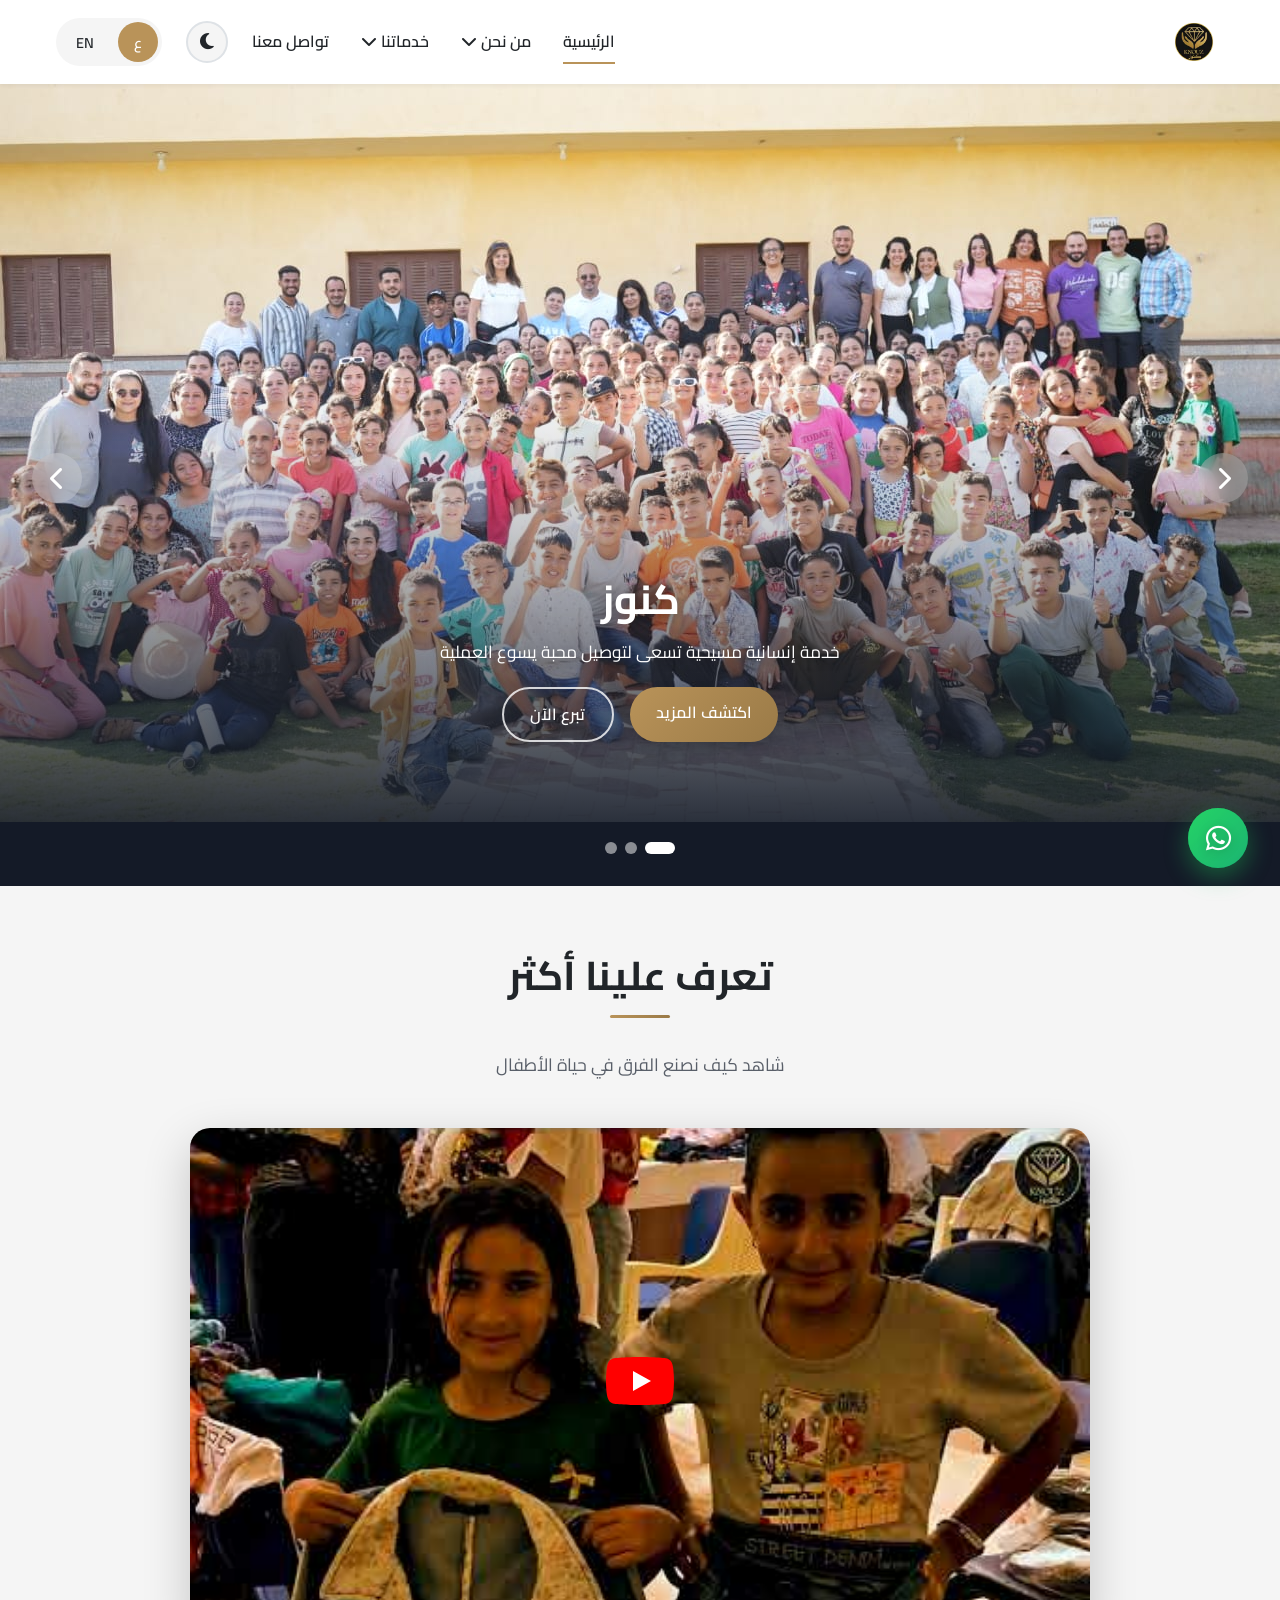
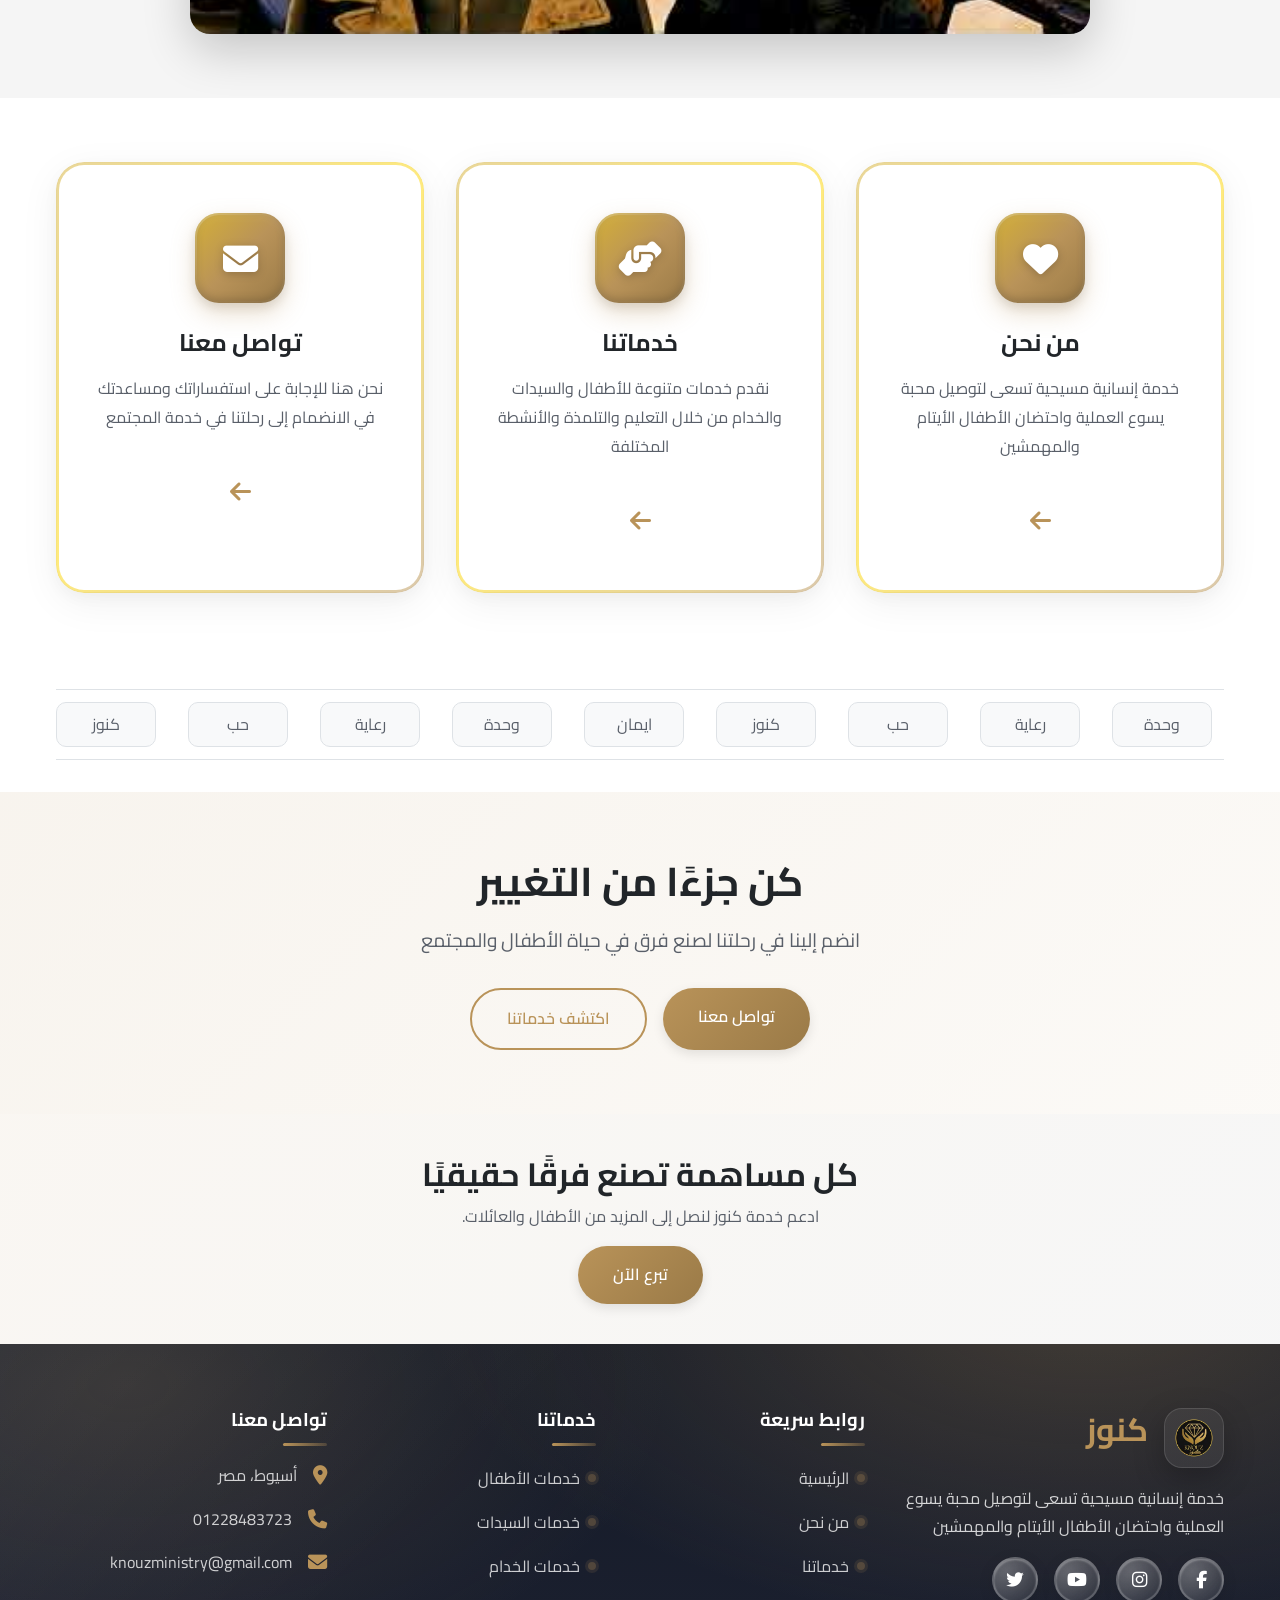
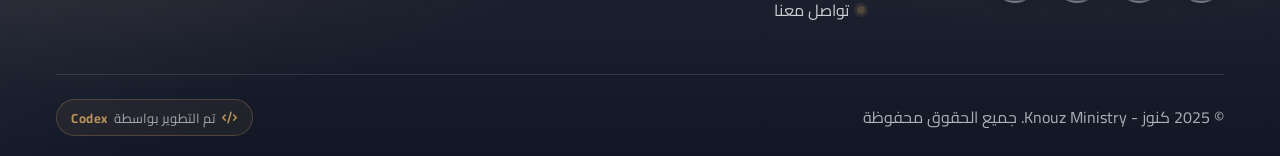
<file: index.html>
﻿<!DOCTYPE html>
<html lang="ar" dir="rtl">
<head>
    <meta charset="UTF-8">
    <meta name="viewport" content="width=device-width, initial-scale=1.0">
    
    <!-- Primary SEO Meta Tags -->
    <title>كنوز - Knouz Ministry | خدمة إنسانية مسيحية لرعاية الأطفال الأيتام في صعيد مصر</title>
    <meta name="description" content="كنوز هي خدمة إنسانية مسيحية تسعى لتوصيل محبة يسوع العملية واحتضان الأطفال الأيتام والمهمشين في صعيد مصر. نقدم خدمات تعليمية وتلمذة روحية وأنشطة تنموية للأطفال والسيدات والخدام في أسيوط.">
    <meta name="keywords" content="كنوز، خدمة كنوز، Knouz، Knouz Ministry، خدمة مسيحية، خدمة إنسانية، أطفال أيتام، رعاية الأيتام، تعليم أطفال، تلمذة روحية، محبة يسوع، صعيد مصر، أسيوط، خدمة الأطفال المهمشين، تنمية مجتمعية، خدمة السيدات، تدريب خدام، كنيسة، تبرع، عمل خيري مسيحي، رحلة من الألم إلى الرجاء، كل طفل كنز">
    <meta name="author" content="Knouz Ministry - خدمة كنوز">
    <meta name="robots" content="index, follow, max-image-preview:large, max-snippet:-1, max-video-preview:-1">
    <link rel="canonical" href="https://knouze.org/">
    
    <!-- Hreflang -->
    <link rel="alternate" hreflang="ar" href="https://knouze.org/">
    <link rel="alternate" hreflang="en" href="https://knouze.org/">
    <link rel="alternate" hreflang="x-default" href="https://knouze.org/">
    
    <!-- Open Graph / Facebook -->
    <meta property="og:type" content="website">
    <meta property="og:url" content="https://knouze.org/">
    <meta property="og:title" content="كنوز - Knouz Ministry | خدمة إنسانية مسيحية لرعاية الأطفال الأيتام">
    <meta property="og:description" content="خدمة إنسانية مسيحية تسعى لتوصيل محبة يسوع العملية واحتضان الأطفال الأيتام والمهمشين في صعيد مصر. تعليم، تلمذة، وأنشطة تنموية.">
    <meta property="og:image" content="https://knouze.org/media/og-image.png">
    <meta property="og:image:secure_url" content="https://knouze.org/media/og-image.png">
    <meta property="og:image:type" content="image/png">
    <meta property="og:image:width" content="1200">
    <meta property="og:image:height" content="630">
    <meta property="og:image:alt" content="كنوز - Knouz Ministry Logo">
    <meta property="og:site_name" content="كنوز - Knouz Ministry">
    <meta property="og:locale" content="ar_EG">
    <meta property="og:locale:alternate" content="en_US">
    
    <!-- Twitter Card -->
    <meta name="twitter:card" content="summary_large_image">
    <meta name="twitter:title" content="كنوز - Knouz Ministry | خدمة إنسانية مسيحية لرعاية الأطفال الأيتام">
    <meta name="twitter:description" content="خدمة إنسانية مسيحية تسعى لتوصيل محبة يسوع العملية واحتضان الأطفال الأيتام والمهمشين في صعيد مصر.">
    <meta name="twitter:image" content="https://knouze.org/media/og-image.png">
    <meta name="twitter:image:alt" content="كنوز - Knouz Ministry Logo">
    
    <!-- Additional SEO -->
    <meta name="theme-color" content="#B99359">
    <meta name="geo.region" content="EG-AST">
    <meta name="geo.placename" content="Assiut, Egypt">
    
    <!-- Fonts -->
    <link rel="preconnect" href="https://fonts.googleapis.com">
    <link rel="preconnect" href="https://fonts.gstatic.com" crossorigin>
    <link rel="preconnect" href="https://cdnjs.cloudflare.com" crossorigin>
    <!-- Google Fonts (async) -->
    <link rel="preload" href="https://fonts.googleapis.com/css2?family=Cairo:wght@300;400;600;700;900&display=swap" as="style" onload="this.onload=null;this.rel='stylesheet'">
    <noscript><link rel="stylesheet" href="https://fonts.googleapis.com/css2?family=Cairo:wght@300;400;600;700;900&display=swap"></noscript>
    <!-- Font Awesome (async) -->
    <link rel="preload" href="https://cdnjs.cloudflare.com/ajax/libs/font-awesome/6.4.0/css/all.min.css" as="style" crossorigin onload="this.onload=null;this.rel='stylesheet';var l=this;requestAnimationFrame(function(){try{for(var r=l.sheet.cssRules,i=0;i<r.length;i++)if(r[i] instanceof CSSFontFaceRule)r[i].style.fontDisplay='swap'}catch(e){}})">
    <noscript><link rel="stylesheet" href="https://cdnjs.cloudflare.com/ajax/libs/font-awesome/6.4.0/css/all.min.css"></noscript>
    <link rel="manifest" href="manifest.json">
    
    <!-- CSS -->
    <link rel="stylesheet" href="css/style.min.css?v=1.0.2">
    <link rel="stylesheet" href="css/children-photos.css?v=1.0.5">
    <link rel="stylesheet" href="css/words-strip.css?v=1.0.3">
    
    <!-- Preload LCP image -->
    <link rel="preload" as="image" href="media/discipleship.jpeg" fetchpriority="high">
    
    <!-- Prevent FOUC: apply saved theme immediately -->
    <script>
    (function(){var t=localStorage.getItem('knouzTheme')||'light';document.documentElement.setAttribute('data-theme',t);var m=document.querySelector('meta[name="theme-color"]');if(m)m.setAttribute('content',t==='dark'?'#0B0E14':'#B99359');})()
    </script>
    
    <!-- JS (deferred) -->
    <script src="js/translations.min.js?v=1.0.3" defer></script>
    <script src="js/main.min.js?v=1.0.2" defer></script>
    
    <!-- Structured Data - Organization -->
    <script type="application/ld+json">
    {
        "@context": "https://schema.org",
        "@type": "NGO",
        "name": "كنوز - Knouz Ministry",
        "alternateName": ["Knouz", "كنوز", "Knouz Ministry"],
        "url": "https://knouze.org",
        "logo": "https://knouze.org/media/logo-sm.png",
        "image": "https://knouze.org/media/logo-sm.png",
        "description": "خدمة إنسانية مسيحية تسعى لتوصيل محبة يسوع العملية واحتضان الأطفال الأيتام والمهمشين ومرافقتهم في رحلة من الألم إلى الرجاء",
        "foundingLocation": {
            "@type": "Place",
            "name": "أسيوط، مصر",
            "address": {
                "@type": "PostalAddress",
                "addressLocality": "أسيوط",
                "addressCountry": "EG"
            }
        },
        "areaServed": {
            "@type": "Place",
            "name": "صعيد مصر"
        },
        "sameAs": [],
        "knowsAbout": ["رعاية الأيتام", "تعليم الأطفال", "تلمذة روحية", "تنمية مجتمعية", "خدمة السيدات", "تدريب خدام"]
    }
    </script>
    
    <!-- Structured Data - WebSite (for sitelinks search) -->
    <script type="application/ld+json">
    {
        "@context": "https://schema.org",
        "@type": "WebSite",
        "name": "كنوز - Knouz Ministry",
        "url": "https://knouze.org",
        "inLanguage": ["ar", "en"],
        "potentialAction": {
            "@type": "SearchAction",
            "target": "https://knouze.org/?s={search_term_string}",
            "query-input": "required name=search_term_string"
        }
    }
    </script>
    
    <!-- Structured Data - BreadcrumbList -->
    <script type="application/ld+json">
    {
        "@context": "https://schema.org",
        "@type": "BreadcrumbList",
        "itemListElement": [{
            "@type": "ListItem",
            "position": 1,
            "name": "الرئيسية",
            "item": "https://knouze.org/"
        }]
    }
    </script>
</head>
<body>
    
    <!-- Header -->
    <header class="header" id="header">
        <div class="container">
            <nav class="navbar">
                <a href="index.html" class="logo">
                    <picture>
                        <source srcset="media/logo-sm.webp" type="image/webp">
                        <img src="media/logo-sm.png" alt="Knouz Logo" width="102" height="102">
                    </picture>
                </a>
                
                <div class="lang-switcher" id="langSwitcher">
                    <button class="lang-btn active" data-lang="ar" aria-label="العربية">ع</button>
                    <button class="lang-btn" data-lang="en" aria-label="English">EN</button>
                </div>
                
                <button class="theme-toggle" id="themeToggle" aria-label="Toggle dark mode">
                    <i class="fas fa-moon"></i>
                    <i class="fas fa-sun"></i>
                </button>
                
                <button class="mobile-menu-btn" id="mobileMenuBtn" aria-label="القائمة">
                    <i class="fas fa-bars"></i>
                </button>
                
                <ul class="nav-menu" id="navMenu">
                    <li><a href="index.html" class="active" data-i18n="nav_home">الرئيسية</a></li>
                    <li class="dropdown">
                        <a href="about.html"><span data-i18n="nav_about">من نحن</span> <i class="fas fa-chevron-down"></i></a>
                        <ul class="dropdown-menu">
                            <li><a href="vision.html" data-i18n="nav_about_vision">رؤيتنا</a></li>
                            <li><a href="values.html" data-i18n="nav_about_values">مبادئنا</a></li>
                        </ul>
                    </li>
                    <li class="dropdown">
                        <a href="services.html"><span data-i18n="nav_services">خدماتنا</span> <i class="fas fa-chevron-down"></i></a>
                        <ul class="dropdown-menu">
                            <li><a href="children.html" data-i18n="nav_services_children">خدمات الأطفال</a></li>
                            <li><a href="women.html" data-i18n="nav_services_women">خدمات السيدات</a></li>
                            <li><a href="servants.html" data-i18n="nav_services_servants">خدمات الخدام</a></li>
                        </ul>
                    </li>
                    <li><a href="contact.html" data-i18n="nav_contact">تواصل معنا</a></li>
                </ul>
            </nav>
        </div>
    </header>

    <!-- Hero Slider -->
    <section class="hero-slider">
        <div class="slider-container" id="heroSlider">
            <div class="slide active">
                <picture class="hero-photo">
                    <img src="media/discipleship.jpeg" alt="أطفال كنوز في لقاء التلمذة" width="1280" height="853" fetchpriority="high" decoding="async">
                </picture>
                <div class="slide-content">
                    <div class="hero-caption">
                        <h1 class="fade-in-up" data-i18n="hero_title_1">كنوز</h1>
                        <p class="fade-in-up delay-1" data-i18n="hero_subtitle_1">خدمة إنسانية مسيحية تسعى لتوصيل محبة يسوع العملية</p>
                        <div class="hero-actions fade-in-up delay-2">
                            <a href="about.html" class="btn btn-primary" data-i18n="hero_btn_discover">اكتشف المزيد</a>
                            <a href="contact.html#donation" class="btn btn-outline" data-i18n="hero_btn_donate">تبرع الآن</a>
                        </div>
                    </div>
                </div>
            </div>
            
            <div class="slide">
                <picture class="hero-photo">
                    <img src="media/campis.jpg" alt="أطفال كنوز يشاركون في أنشطة المؤتمر" width="1280" height="853" loading="lazy" fetchpriority="low" decoding="async">
                </picture>
                <div class="slide-content">
                    <div class="hero-caption">
                        <h1 class="fade-in-up" data-i18n="hero_title_2">كل طفل هو كنز حقيقي</h1>
                        <p class="fade-in-up delay-1" data-i18n="hero_subtitle_2">نكشف لكل طفل قيمته الحقيقية من خلال محبة يسوع</p>
                        <div class="hero-actions fade-in-up delay-2">
                            <a href="services.html" class="btn btn-primary" data-i18n="hero_btn_services">خدماتنا</a>
                            <a href="contact.html#donation" class="btn btn-outline" data-i18n="hero_btn_donate">تبرع الآن</a>
                        </div>
                    </div>
                </div>
            </div>
            
            <div class="slide">
                <picture class="hero-photo">
                    <img src="media/photos%20children/5965053814698528146.jpg" alt="أطفال كنوز يشاركون في أنشطة جماعية" width="1280" height="853" loading="lazy" fetchpriority="low" decoding="async">
                </picture>
                <div class="slide-content">
                    <div class="hero-caption">
                        <h1 class="fade-in-up" data-i18n="hero_title_3">رحلة من الألم إلى الرجاء</h1>
                        <p class="fade-in-up delay-1" data-i18n="hero_subtitle_3">نرافق الأطفال الأيتام والمهمشين في رحلة التغيير والنمو</p>
                        <div class="hero-actions fade-in-up delay-2">
                        <a href="services.html" class="btn btn-primary" data-i18n="hero_btn_join">برامجنا</a>
                        <a href="contact.html#donation" class="btn btn-outline" data-i18n="hero_btn_donate">تبرع الآن</a>
                        </div>
                    </div>
                </div>
            </div>
        </div>
        
        <button class="slider-btn prev" id="prevBtn" aria-label="الشريحة السابقة" aria-controls="heroSlider">
            <i class="fas fa-chevron-right"></i>
        </button>
        <button class="slider-btn next" id="nextBtn" aria-label="الشريحة التالية" aria-controls="heroSlider">
            <i class="fas fa-chevron-left"></i>
        </button>
        
        <div class="slider-dots" id="sliderDots"></div>
    </section>

    <!-- Promotional Video Section -->
    <section class="video-section">
        <div class="container">
            <div class="section-header">
                <h2 class="section-title" data-i18n="video_title">تعرف علينا أكثر</h2>
                <p class="section-subtitle" data-i18n="video_subtitle">شاهد كيف نصنع الفرق في حياة الأطفال</p>
            </div>
            
            <div class="video-wrapper">
                <div class="video-container">
                    <div class="youtube-facade" id="ytFacade" role="button" tabindex="0" aria-label="تشغيل الفيديو" style="position:relative;width:100%;padding-bottom:56.25%;background:#000 url('media/yt-thumb.jpg') center/cover no-repeat;cursor:pointer;border-radius:var(--radius-lg,12px);overflow:hidden;">
                        <svg style="position:absolute;top:50%;left:50%;transform:translate(-50%,-50%);width:68px;height:48px;" viewBox="0 0 68 48"><path d="M66.52 7.74c-.78-2.93-2.49-5.41-5.42-6.19C55.79.13 34 0 34 0S12.21.13 6.9 1.55C3.97 2.33 2.27 4.81 1.48 7.74.06 13.05 0 24 0 24s.06 10.95 1.48 16.26c.78 2.93 2.49 5.41 5.42 6.19C12.21 47.87 34 48 34 48s21.79-.13 27.1-1.55c2.93-.78 4.64-3.26 5.42-6.19C67.94 34.95 68 24 68 24s-.06-10.95-1.48-16.26z" fill="red"/><path d="M45 24L27 14v20" fill="#fff"/></svg>
                    </div>
                </div>
            </div>
        </div>
    </section>

    <!-- Service Boxes -->
    <section class="service-boxes">
        <div class="container">
            <div class="boxes-grid">
                <a href="about.html" class="service-card" data-aos="fade-up">
                    <div class="box-icon">
                        <i class="fas fa-heart"></i>
                    </div>
                    <h3 data-i18n="service_about_title">من نحن</h3>
                    <p data-i18n="service_about_desc">خدمة إنسانية مسيحية تسعى لتوصيل محبة يسوع العملية واحتضان الأطفال الأيتام والمهمشين</p>
                    <span class="card-arrow">
                        <i class="fas fa-arrow-left"></i>
                    </span>
                </a>
                
                <a href="services.html" class="service-card" data-aos="fade-up" data-aos-delay="100">
                    <div class="box-icon">
                        <i class="fas fa-hands-helping"></i>
                    </div>
                    <h3 data-i18n="service_services_title">خدماتنا</h3>
                    <p data-i18n="service_services_desc">نقدم خدمات متنوعة للأطفال والسيدات والخدام من خلال التعليم والتلمذة والأنشطة المختلفة</p>
                    <span class="card-arrow">
                        <i class="fas fa-arrow-left"></i>
                    </span>
                </a>
                
                <a href="contact.html" class="service-card" data-aos="fade-up" data-aos-delay="200">
                    <div class="box-icon">
                        <i class="fas fa-envelope"></i>
                    </div>
                    <h3 data-i18n="service_contact_title">تواصل معنا</h3>
                    <p data-i18n="service_contact_desc">نحن هنا للإجابة على استفساراتك ومساعدتك في الانضمام إلى رحلتنا في خدمة المجتمع</p>
                    <span class="card-arrow">
                        <i class="fas fa-arrow-left"></i>
                    </span>
                </a>
            </div>
        </div>
    </section>

    <!-- Testimonials 
    <section class="testimonials" id="testimonials">
        <div class="container">
            <div class="section-header">
                <h2 class="section-title with-icon"><i class="fas fa-quote-right"></i> <span data-i18n="testimonials_title">ماذا يقولون عنا</span></h2>
                <p class="section-subtitle" data-i18n="testimonials_subtitle">شهادات حقيقية تعكس أثر الخدمة</p>
            </div>
            <div class="testimonial-slider" id="testimonialSlider" aria-roledescription="carousel">
                <div class="testimonial-cards">
                    <article class="testimonial-card active" tabindex="0">
                        <p class="quote" data-i18n="testimonial_1_quote">“وجدت ابنتي مكانًا آمنًا تنمو فيه وتتعلم وتفرح.”</p>
                        <div class="author">
                            <strong data-i18n="testimonial_1_author">أم لطفلة</strong>
                            <span data-i18n="testimonial_1_location">أسيوط</span>
                        </div>
                    </article>
                    <article class="testimonial-card" tabindex="0">
                        <p class="quote" data-i18n="testimonial_2_quote">“تعلمت أنّي محبوب وقادر على تحقيق أحلامي.”</p>
                        <div class="author">
                            <strong data-i18n="testimonial_2_author">طفل مشارك</strong>
                            <span data-i18n="testimonial_2_location">القرية 5</span>
                        </div>
                    </article>
                    <article class="testimonial-card" tabindex="0">
                        <p class="quote" data-i18n="testimonial_3_quote">“فريق مخلص ومنظّم، أثرهم واضح في المجتمع.”</p>
                        <div class="author">
                            <strong data-i18n="testimonial_3_author">قائد روحي</strong>
                            <span data-i18n="testimonial_3_location">صعيد مصر</span>
                        </div>
                    </article>
                </div>
                <button class="testimonial-btn prev" id="testimonialPrev" aria-label="الشهادة السابقة"><i class="fas fa-chevron-right"></i></button>
                <button class="testimonial-btn next" id="testimonialNext" aria-label="الشهادة التالية"><i class="fas fa-    chevron-left"></i></button>
                <div class="testimonial-dots" id="testimonialDots" aria-label="مؤشرات الشهادات"></div>
            </div>
        </div>
    </section>
    -->

    <!-- Partners / Supporters -->
    <section class="partners" aria-label="شركاؤنا وداعمونا">
        <div class="container">
            <div class="logos-strip" tabindex="0">
                <div class="logos-track">
                    <div class="logo-item" data-i18n="partner_knouz">كنوز</div>
                    <div class="logo-item" data-i18n="partner_love">حب</div>
                    <div class="logo-item" data-i18n="partner_care">رعاية</div>
                    <div class="logo-item" data-i18n="partner_unity">وحدة</div>
                    <div class="logo-item" data-i18n="partner_faith">ايمان</div>
                    <!-- duplicates for seamless loop -->
                    <div class="logo-item" data-i18n="partner_knouz" aria-hidden="true">كنوز</div>
                    <div class="logo-item" data-i18n="partner_love" aria-hidden="true">حب</div>
                    <div class="logo-item" data-i18n="partner_care" aria-hidden="true">رعاية</div>
                    <div class="logo-item" data-i18n="partner_unity" aria-hidden="true">وحدة</div>
                    <div class="logo-item" data-i18n="partner_faith" aria-hidden="true">ايمان</div>
                    <div class="logo-item" data-i18n="partner_knouz" aria-hidden="true">كنوز</div>
                    <div class="logo-item" data-i18n="partner_love" aria-hidden="true">حب</div>
                    <div class="logo-item" data-i18n="partner_care" aria-hidden="true">رعاية</div>
                    <div class="logo-item" data-i18n="partner_unity" aria-hidden="true">وحدة</div>
                    <div class="logo-item" data-i18n="partner_faith" aria-hidden="true">ايمان</div>
                    <div class="logo-item" data-i18n="partner_knouz" aria-hidden="true">كنوز</div>
                    <div class="logo-item" data-i18n="partner_love" aria-hidden="true">حب</div>
                    <div class="logo-item" data-i18n="partner_care" aria-hidden="true">رعاية</div>
                    <div class="logo-item" data-i18n="partner_unity" aria-hidden="true">وحدة</div>
                    <div class="logo-item" data-i18n="partner_faith" aria-hidden="true">ايمان</div>
                </div>
            </div>
        </div>
    </section>

    <!-- Call to Action -->
    <section class="cta-section">
        <div class="container">
            <div class="cta-content" data-aos="fade-up">
                <h2 data-i18n="cta_title">كن جزءًا من التغيير</h2>
                <p data-i18n="cta_subtitle">انضم إلينا في رحلتنا لصنع فرق في حياة الأطفال والمجتمع</p>
                <div class="cta-buttons">
                    <a href="contact.html" class="btn btn-primary" data-i18n="cta_btn_contact">تواصل معنا</a>
                    <a href="services.html" class="btn btn-outline" data-i18n="cta_btn_services">اكتشف خدماتنا</a>
                </div>
            </div>
        </div>
    </section>

    <!-- Support CTA -->
    <section class="support-cta">
        <div class="container">
            <div class="support-cta-content">
                <h3 data-i18n="support_title">كل مساهمة تصنع فرقًا حقيقيًا</h3>
                <p data-i18n="support_subtitle">ادعم خدمة كنوز لنصل إلى المزيد من الأطفال والعائلات.</p>
                <a href="contact.html#donation" class="btn btn-primary" data-i18n="support_btn">تبرع الآن</a>
            </div>
        </div>
    </section>

    <!-- Footer -->
    <footer class="footer" aria-label="تذييل الموقع">
        <div class="container">
            <div class="footer-content">
                <div class="footer-section">
                    <div class="footer-logo">
                        <picture>
                            <source srcset="media/logo-sm.webp" type="image/webp">
                            <img src="media/logo-sm.png" alt="Knouz Logo" width="80" height="80" loading="lazy">
                        </picture>
                        <h3>كنوز</h3>
                    </div>
                    <p data-i18n="footer_description">خدمة إنسانية مسيحية تسعى لتوصيل محبة يسوع العملية واحتضان الأطفال الأيتام والمهمشين</p>
                    <div class="social-links">
                        <a href="https://www.facebook.com/share/1D9j5HsZWC/" aria-label="Facebook"><i class="fab fa-facebook-f"></i></a>
                        <a href="#" aria-label="Instagram"><i class="fab fa-instagram"></i></a>
                        <a href="https://www.youtube.com/@knouzministry" aria-label="YouTube"><i class="fab fa-youtube"></i></a>
                        <a href="#" aria-label="Twitter"><i class="fab fa-twitter"></i></a>
                    </div>
                </div>
                
                <div class="footer-section">
                    <h4 data-i18n="footer_quick_links">روابط سريعة</h4>
                    <ul class="footer-links">
                        <li><a href="index.html" data-i18n="nav_home">الرئيسية</a></li>
                        <li><a href="about.html" data-i18n="nav_about">من نحن</a></li>
                        <li><a href="services.html" data-i18n="nav_services">خدماتنا</a></li>
                        <li><a href="contact.html" data-i18n="nav_contact">تواصل معنا</a></li>
                    </ul>
                </div>
                
                <div class="footer-section">
                    <h4 data-i18n="footer_services">خدماتنا</h4>
                    <ul class="footer-links">
                        <li><a href="children.html" data-i18n="nav_services_children">خدمات الأطفال</a></li>
                        <li><a href="women.html" data-i18n="nav_services_women">خدمات السيدات</a></li>
                        <li><a href="servants.html" data-i18n="nav_services_servants">خدمات الخدام</a></li>
                    </ul>
                </div>
                
                <div class="footer-section">
                    <h4 data-i18n="footer_contact">تواصل معنا</h4>
                    <ul class="footer-contact">
                        <li>
                            <i class="fas fa-map-marker-alt"></i>
                            <span data-i18n="footer_location">أسيوط، مصر</span>
                        </li>
                        <li>
                            <i class="fas fa-phone"></i>
                            <a href="tel:+20-122-848-3723" dir="ltr">01228483723</a>
                        </li>
                        <li>
                            <i class="fas fa-envelope"></i>
                            <a href="mailto:knouzministry@gmail.com">knouzministry@gmail.com</a>
                        </li>
                    </ul>
                </div>
            </div>
            
            <div class="footer-bottom">
                <p>&copy; 2025 كنوز - Knouz Ministry. <span data-i18n="footer_copyright">جميع الحقوق محفوظة</span></p>
                <a href="https://wa.me/+201029020716" target="_blank" rel="noopener noreferrer" class="codex-credit">
                    <i class="fas fa-code"></i> تم التطوير بواسطة <strong>Codex</strong>
                </a>
            </div>
        </div>
    </footer>

    <!-- WhatsApp Float Button -->
    <a href="https://wa.me/201228483723?text=%D9%85%D8%B1%D8%AD%D8%A8%D9%8B%D8%A7%20%D8%AE%D8%AF%D9%85%D8%A9%20%D9%83%D9%86%D9%88%D8%B2%F0%9F%91%8B%0A%D8%A7%D8%B1%D9%8A%D8%AF%20%D9%85%D8%B9%D8%B1%D9%81%D8%A9%20%D8%A7%D9%84%D9%85%D8%B2%D9%8A%D8%AF%20%D8%B9%D9%86%20%D8%AE%D8%AF%D9%85%D8%A7%D8%AA%D9%83%D9%85" class="whatsapp-float" target="_blank" rel="noopener noreferrer" aria-label="تواصل معنا عبر واتساب">
        <i class="fab fa-whatsapp"></i>
        <span class="whatsapp-tooltip">تواصل معنا 💬</span>
    </a>

    <!-- Scroll to Top Button -->
    <button class="scroll-top" id="scrollTop" aria-label="العودة لأعلى">
        <i class="fas fa-arrow-up"></i>
    </button>

</body>
</html>
</file>
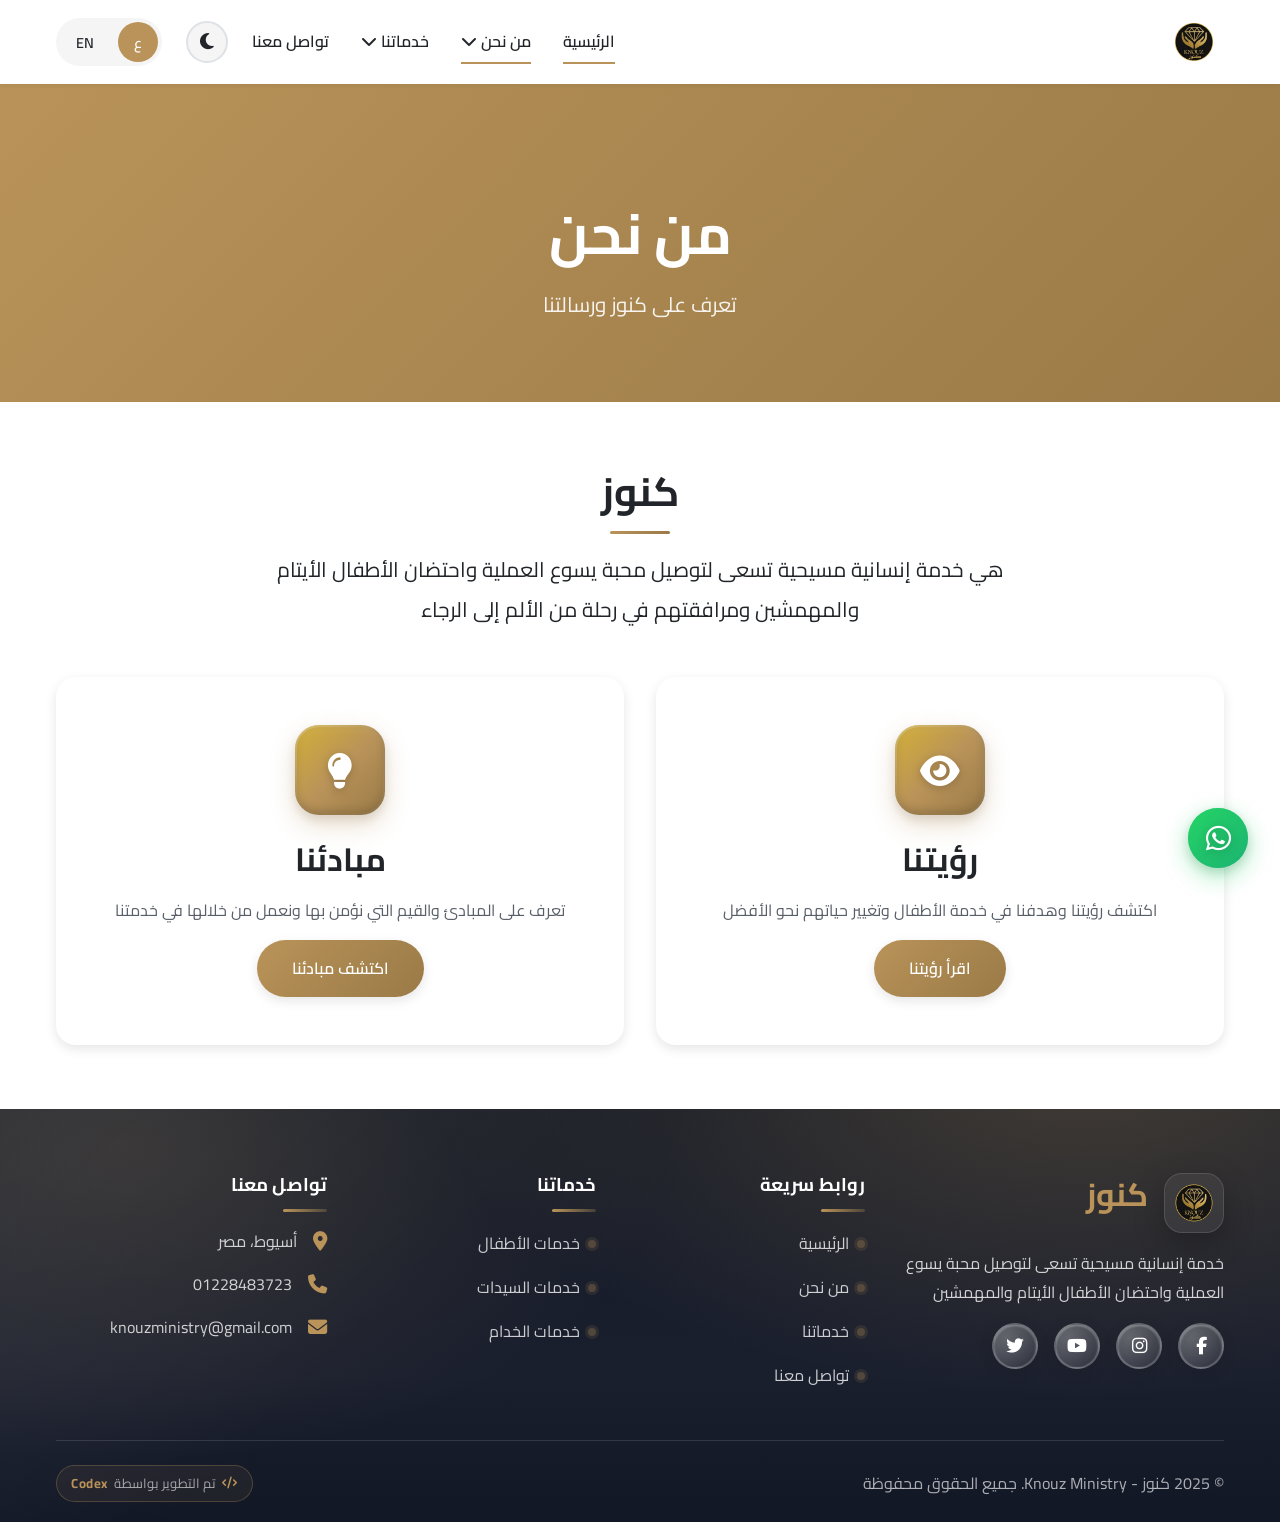
<file: about.html>
﻿<!DOCTYPE html>
<html lang="ar" dir="rtl">
<head>
    <meta charset="UTF-8">
    <meta name="viewport" content="width=device-width, initial-scale=1.0">
    
    <!-- Primary SEO Meta Tags -->
    <title>من نحن | كنوز - Knouz Ministry | خدمة إنسانية مسيحية في صعيد مصر</title>
    <meta name="description" content="تعرف على كنوز - خدمة إنسانية مسيحية تسعى لتوصيل محبة يسوع العملية واحتضان الأطفال الأيتام والمهمشين ومرافقتهم في رحلة من الألم إلى الرجاء. تعرف على قادتنا ورؤيتنا ومبادئنا في أسيوط، صعيد مصر.">
    <meta name="keywords" content="من نحن كنوز، عن كنوز، Knouz Ministry، خدمة مسيحية مصر، رسالة كنوز، رؤية كنوز، أطفال أيتام صعيد مصر، خدمة إنسانية أسيوط، محبة يسوع، تنمية مجتمعية">
    <meta name="author" content="Knouz Ministry - خدمة كنوز">
    <meta name="robots" content="index, follow, max-image-preview:large, max-snippet:-1, max-video-preview:-1">
    <link rel="canonical" href="https://knouze.org/about.html">
    
    <!-- Hreflang -->
    <link rel="alternate" hreflang="ar" href="https://knouze.org/about.html">
    <link rel="alternate" hreflang="en" href="https://knouze.org/about.html">
    <link rel="alternate" hreflang="x-default" href="https://knouze.org/about.html">
    
    <!-- Open Graph / Facebook -->
    <meta property="og:type" content="website">
    <meta property="og:url" content="https://knouze.org/about.html">
    <meta property="og:title" content="من نحن | كنوز - Knouz Ministry">
    <meta property="og:description" content="تعرف على كنوز - خدمة إنسانية مسيحية تسعى لتوصيل محبة يسوع العملية واحتضان الأطفال الأيتام والمهمشين في صعيد مصر.">
    <meta property="og:image" content="https://knouze.org/media/og-image.png">
    <meta property="og:image:secure_url" content="https://knouze.org/media/og-image.png">
    <meta property="og:image:type" content="image/png">
    <meta property="og:image:width" content="1200">
    <meta property="og:image:height" content="630">
    <meta property="og:image:alt" content="كنوز - Knouz Ministry Logo">
    <meta property="og:site_name" content="كنوز - Knouz Ministry">
    <meta property="og:locale" content="ar_EG">
    
    <!-- Twitter Card -->
    <meta name="twitter:card" content="summary_large_image">
    <meta name="twitter:title" content="من نحن | كنوز - Knouz Ministry">
    <meta name="twitter:description" content="تعرف على كنوز - خدمة إنسانية مسيحية تسعى لتوصيل محبة يسوع العملية واحتضان الأطفال الأيتام والمهمشين.">
    <meta name="twitter:image" content="https://knouze.org/media/og-image.png">
    <meta name="twitter:image:alt" content="كنوز - Knouz Ministry Logo">
    
    <!-- Additional SEO -->
    <meta name="theme-color" content="#B99359">
    
    <link rel="preconnect" href="https://fonts.googleapis.com">
    <link rel="preconnect" href="https://fonts.gstatic.com" crossorigin>
    <link rel="preconnect" href="https://cdnjs.cloudflare.com" crossorigin>
    <link rel="preload" href="https://fonts.googleapis.com/css2?family=Cairo:wght@300;400;600;700;900&display=swap" as="style" onload="this.onload=null;this.rel='stylesheet'">
    <noscript><link rel="stylesheet" href="https://fonts.googleapis.com/css2?family=Cairo:wght@300;400;600;700;900&display=swap"></noscript>
    <link rel="preload" href="https://cdnjs.cloudflare.com/ajax/libs/font-awesome/6.4.0/css/all.min.css" as="style" crossorigin onload="this.onload=null;this.rel='stylesheet';var l=this;requestAnimationFrame(function(){try{for(var r=l.sheet.cssRules,i=0;i<r.length;i++)if(r[i] instanceof CSSFontFaceRule)r[i].style.fontDisplay='swap'}catch(e){}})">
    <noscript><link rel="stylesheet" href="https://cdnjs.cloudflare.com/ajax/libs/font-awesome/6.4.0/css/all.min.css"></noscript>
    <link rel="manifest" href="manifest.json">
    <link rel="stylesheet" href="css/style.min.css?v=1.0.2">
    <!-- Prevent FOUC -->
    <script>
    (function(){var t=localStorage.getItem('knouzTheme')||'light';document.documentElement.setAttribute('data-theme',t);var m=document.querySelector('meta[name="theme-color"]');if(m)m.setAttribute('content',t==='dark'?'#0B0E14':'#B99359');})()
    </script>
    <!-- JS (deferred) -->
    <script src="js/translations.min.js?v=1.0.6" defer></script>
    <script src="js/main.min.js?v=1.0.2" defer></script>
    
    <!-- Structured Data - BreadcrumbList -->
    <script type="application/ld+json">
    {
        "@context": "https://schema.org",
        "@type": "BreadcrumbList",
        "itemListElement": [{
            "@type": "ListItem",
            "position": 1,
            "name": "الرئيسية",
            "item": "https://knouze.org/"
        }, {
            "@type": "ListItem",
            "position": 2,
            "name": "من نحن",
            "item": "https://knouze.org/about.html"
        }]
    }
    </script>
    
    <!-- Structured Data - AboutPage -->
    <script type="application/ld+json">
    {
        "@context": "https://schema.org",
        "@type": "AboutPage",
        "name": "من نحن - كنوز",
        "description": "خدمة إنسانية مسيحية تسعى لتوصيل محبة يسوع العملية واحتضان الأطفال الأيتام والمهمشين ومرافقتهم في رحلة من الألم إلى الرجاء",
        "url": "https://knouze.org/about.html",
        "mainEntity": {
            "@type": "NGO",
            "name": "كنوز - Knouz Ministry",
            "url": "https://knouze.org"
        }
    }
    </script>
</head>
<body>
    
        <!-- Header -->
    <header class="header" id="header">
        <div class="container">
            <nav class="navbar">
                <a href="index.html" class="logo">
                    <picture><source srcset="media/logo-sm.webp" type="image/webp"><img src="media/logo-sm.png" alt="Knouz Logo" width="102" height="102"></picture>
                </a>
                
                <div class="lang-switcher" id="langSwitcher">
                    <button class="lang-btn active" data-lang="ar" aria-label="العربية">ع</button>
                    <button class="lang-btn" data-lang="en" aria-label="English">EN</button>
                </div>
                
                <button class="theme-toggle" id="themeToggle" aria-label="Toggle dark mode">
                    <i class="fas fa-moon"></i>
                    <i class="fas fa-sun"></i>
                </button>
                
                <button class="mobile-menu-btn" id="mobileMenuBtn" aria-label="القائمة">
                    <i class="fas fa-bars"></i>
                </button>
                
                <ul class="nav-menu" id="navMenu">
                    <li><a href="index.html" class="active" data-i18n="nav_home">الرئيسية</a></li>
                    <li class="dropdown">
                        <a href="about.html"><span data-i18n="nav_about">من نحن</span> <i class="fas fa-chevron-down"></i></a>
                        <ul class="dropdown-menu">
                            <li><a href="vision.html" data-i18n="nav_about_vision">رؤيتنا</a></li>
                            <li><a href="values.html" data-i18n="nav_about_values">مبادئنا</a></li>
                        </ul>
                    </li>
                    <li class="dropdown">
                        <a href="services.html"><span data-i18n="nav_services">خدماتنا</span> <i class="fas fa-chevron-down"></i></a>
                        <ul class="dropdown-menu">
                            <li><a href="children.html" data-i18n="nav_services_children">خدمات الأطفال</a></li>
                            <li><a href="women.html" data-i18n="nav_services_women">خدمات السيدات</a></li>
                            <li><a href="servants.html" data-i18n="nav_services_servants">خدمات الخدام</a></li>
                        </ul>
                    </li>
                    <li><a href="contact.html" data-i18n="nav_contact">تواصل معنا</a></li>
                </ul>
            </nav>
        </div>
    </header>

    <!-- Page Header -->
    <section class="page-header">
        <div class="container">
            <h1 class="fade-in-up" data-i18n="about_page_title">من نحن</h1>
            <p class="fade-in-up delay-1" data-i18n="about_page_subtitle">تعرف على كنوز ورسالتنا</p>
        </div>
    </section>

    <!-- About Content -->
    <section class="about-content">
        <div class="container">
            <div class="about-intro" data-aos="fade-up">
                <h2 class="section-title" data-i18n="about_intro_title">كنوز</h2>
                <p class="intro-text" data-i18n="about_intro_text">هي خدمة إنسانية مسيحية تسعى لتوصيل محبة يسوع العملية واحتضان الأطفال الأيتام والمهمشين ومرافقتهم في رحلة من الألم إلى الرجاء</p>
            </div>

            <div class="about-boxes">
                <div class="about-box" data-aos="fade-up" data-aos-delay="100">
                    <div class="box-icon">
                        <i class="fas fa-eye"></i>
                    </div>
                    <h3 data-i18n="about_vision_title">رؤيتنا</h3>
                    <p data-i18n="about_vision_desc">اكتشف رؤيتنا وهدفنا في خدمة الأطفال وتغيير حياتهم نحو الأفضل</p>
                    <a href="vision.html" class="btn btn-primary" data-i18n="about_vision_btn">اقرأ رؤيتنا</a>
                </div>

                <div class="about-box" data-aos="fade-up" data-aos-delay="200">
                    <div class="box-icon">
                        <i class="fas fa-lightbulb"></i>
                    </div>
                    <h3 data-i18n="about_values_title">مبادئنا</h3>
                    <p data-i18n="about_values_desc">تعرف على المبادئ والقيم التي نؤمن بها ونعمل من خلالها في خدمتنا</p>
                    <a href="values.html" class="btn btn-primary" data-i18n="about_values_btn">اكتشف مبادئنا</a>
                </div>
            </div>
        </div>
    </section>

    <!-- Footer -->
    <footer class="footer">
        <div class="container">
            <div class="footer-content">
                <div class="footer-section">
                    <div class="footer-logo">
                        <picture><source srcset="media/logo-sm.webp" type="image/webp"><img src="media/logo-sm.png" alt="Knouz Logo" width="102" height="102"></picture>
                        <h3 data-i18n="footer_brand">كنوز</h3>
                    </div>
                    <p><span data-i18n="footer_description">خدمة إنسانية مسيحية تسعى لتوصيل محبة يسوع العملية واحتضان الأطفال الأيتام والمهمشين</span></p>
                    <div class="social-links">
                        <a href="https://www.facebook.com/share/1D9j5HsZWC/" aria-label="Facebook"><i class="fab fa-facebook-f"></i></a>
                        <a href="#" aria-label="Instagram"><i class="fab fa-instagram"></i></a>
                        <a href="https://www.youtube.com/@knouzministry" aria-label="YouTube"><i class="fab fa-youtube"></i></a>
                        <a href="#" aria-label="Twitter"><i class="fab fa-twitter"></i></a>
                    </div>
                </div>
                
                <div class="footer-section">
                    <h4 data-i18n="footer_quick_links">روابط سريعة</h4>
                    <ul class="footer-links">
                        <li><a href="index.html" data-i18n="nav_home">الرئيسية</a></li>
                        <li><a href="about.html" data-i18n="nav_about">من نحن</a></li>
                        <li><a href="services.html" data-i18n="nav_services">خدماتنا</a></li>
                        <li><a href="contact.html" data-i18n="nav_contact">تواصل معنا</a></li>
                    </ul>
                </div>
                
                <div class="footer-section">
                    <h4 data-i18n="footer_services">خدماتنا</h4>
                    <ul class="footer-links">
                        <li><a href="services.html#children" data-i18n="nav_services_children">خدمات الأطفال</a></li>
                        <li><a href="services.html#women" data-i18n="nav_services_women">خدمات السيدات</a></li>
                        <li><a href="services.html#leaders" data-i18n="nav_services_servants">خدمات الخدام</a></li>
                    </ul>
                </div>
                
                <div class="footer-section">
                    <h4 data-i18n="footer_contact">تواصل معنا</h4>
                    <ul class="footer-contact">
                        <li>
                            <i class="fas fa-map-marker-alt"></i>
                            <span data-i18n="footer_location">أسيوط، مصر</span>
                        </li>
                        <li>
                            <i class="fas fa-phone"></i>
                            <span dir="ltr">01228483723</span>
                        </li>
                        <li>
                            <i class="fas fa-envelope"></i>
                            <span>knouzministry@gmail.com</span>
                        </li>
                    </ul>
                </div>
            </div>
            
            <div class="footer-bottom">
                <p>&copy; 2025 <span data-i18n="footer_fullname">كنوز - Knouz Ministry.</span> <span data-i18n="footer_copyright">جميع الحقوق محفوظة</span></p>
                <a href="https://wa.me/+201029020716" target="_blank" rel="noopener noreferrer" class="codex-credit">
                    <i class="fas fa-code"></i> <span data-i18n="footer_developed_by">تم التطوير بواسطة</span> <strong>Codex</strong>
                </a>
            </div>
        </div>
    </footer>

    <!-- WhatsApp Float Button -->
    <a href="https://wa.me/201228483723?text=%D9%85%D8%B1%D8%AD%D8%A8%D9%8B%D8%A7%20%D8%AE%D8%AF%D9%85%D8%A9%20%D9%83%D9%86%D9%88%D8%B2%F0%9F%91%8B%0A%D8%A7%D8%B1%D9%8A%D8%AF%20%D9%85%D8%B9%D8%B1%D9%81%D8%A9%20%D8%A7%D9%84%D9%85%D8%B2%D9%8A%D8%AF%20%D8%B9%D9%86%20%D8%AE%D8%AF%D9%85%D8%A7%D8%AA%D9%83%D9%85" class="whatsapp-float" target="_blank" rel="noopener noreferrer" aria-label="تواصل معنا عبر واتساب">
        <i class="fab fa-whatsapp"></i>
        <span class="whatsapp-tooltip"><span data-i18n="nav_contact">تواصل معنا</span> 💬</span>
    </a>

    <button class="scroll-top" id="scrollTop" aria-label="العودة لأعلى">
        <i class="fas fa-arrow-up"></i>
    </button>

</body>
</html>
</file>
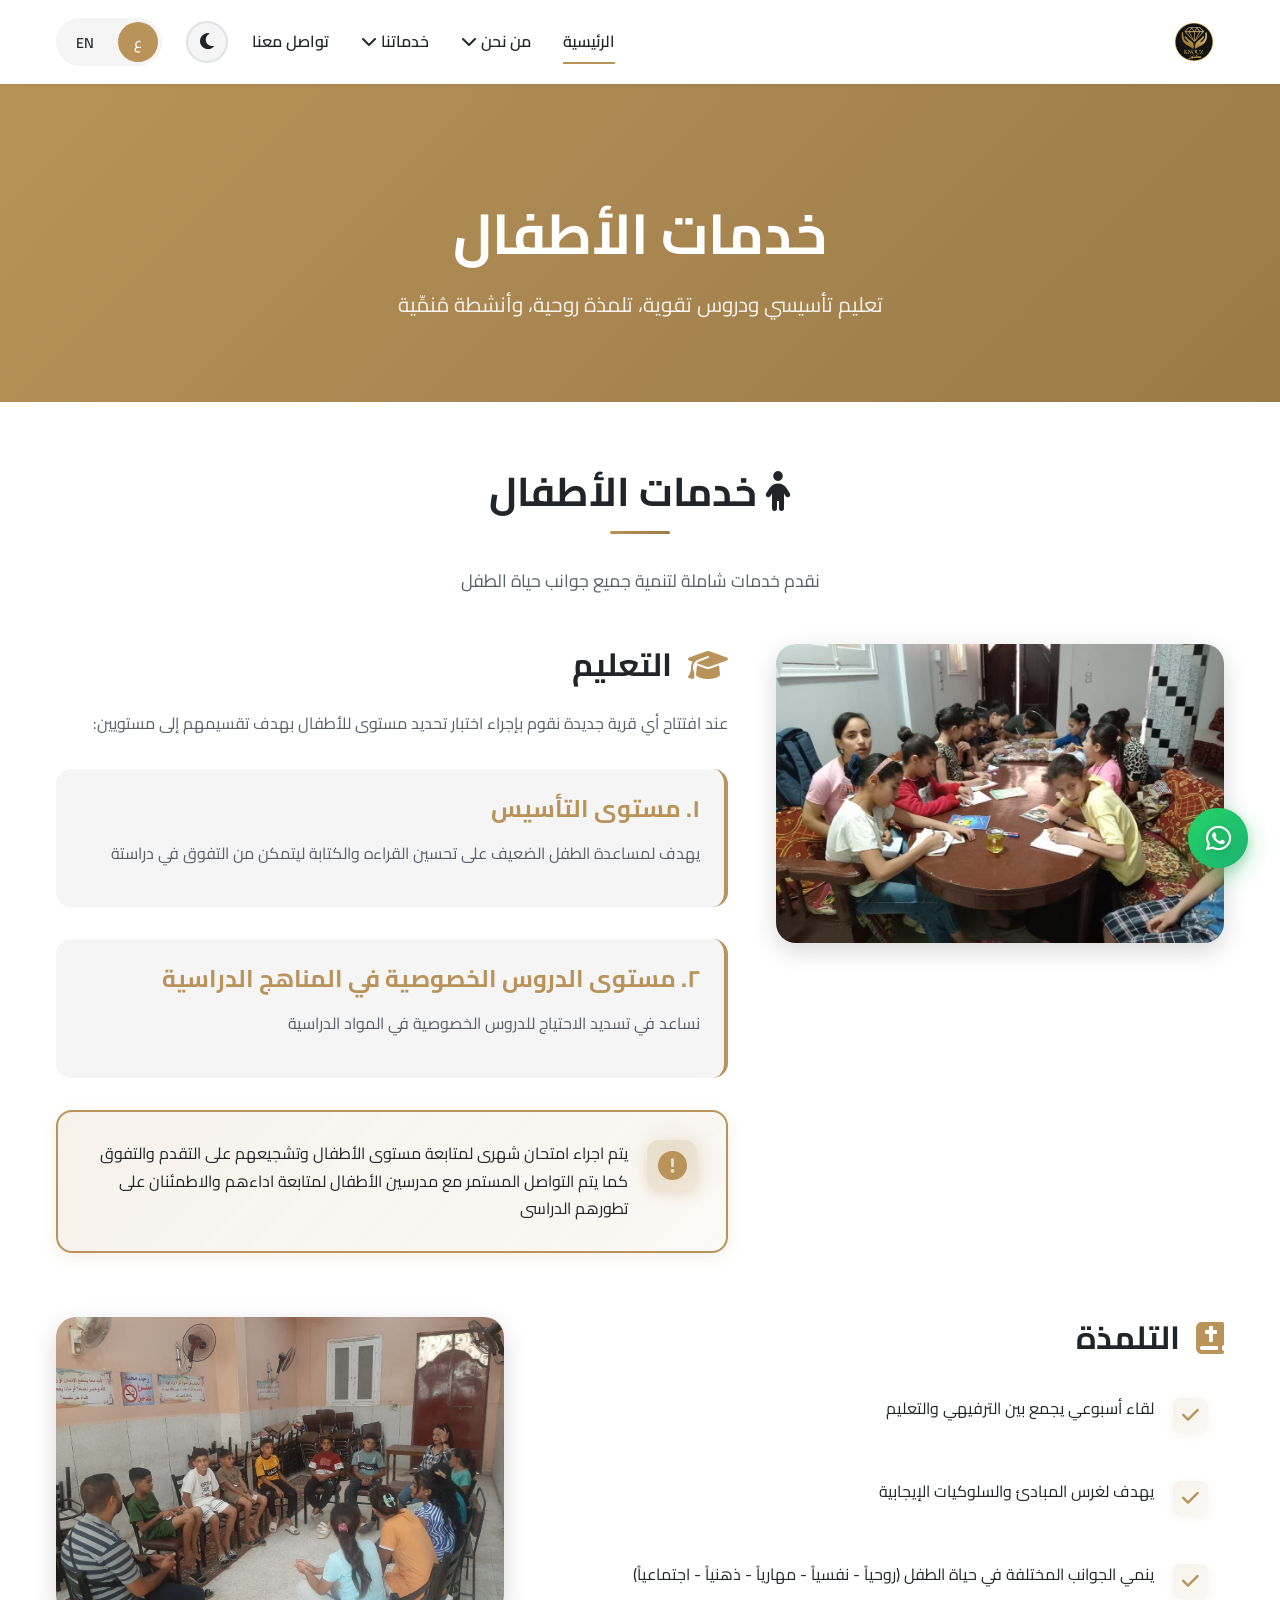
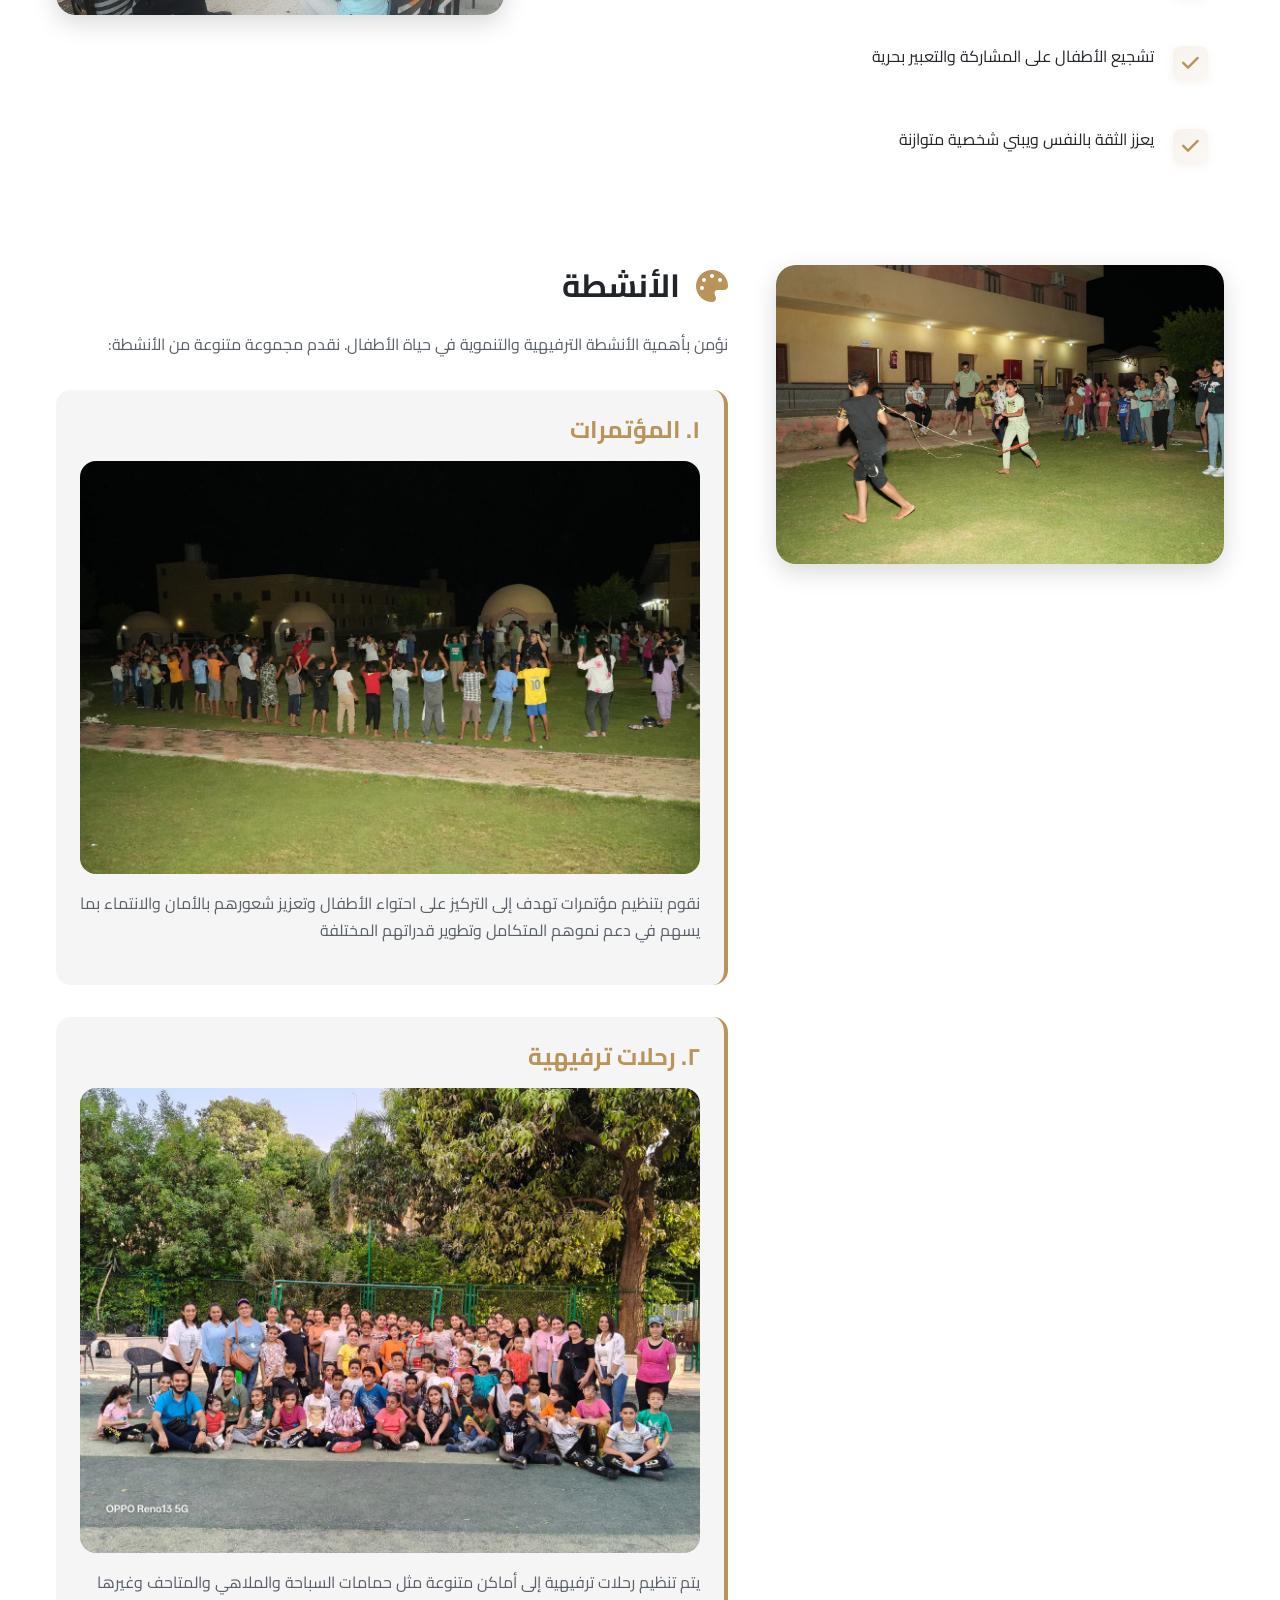
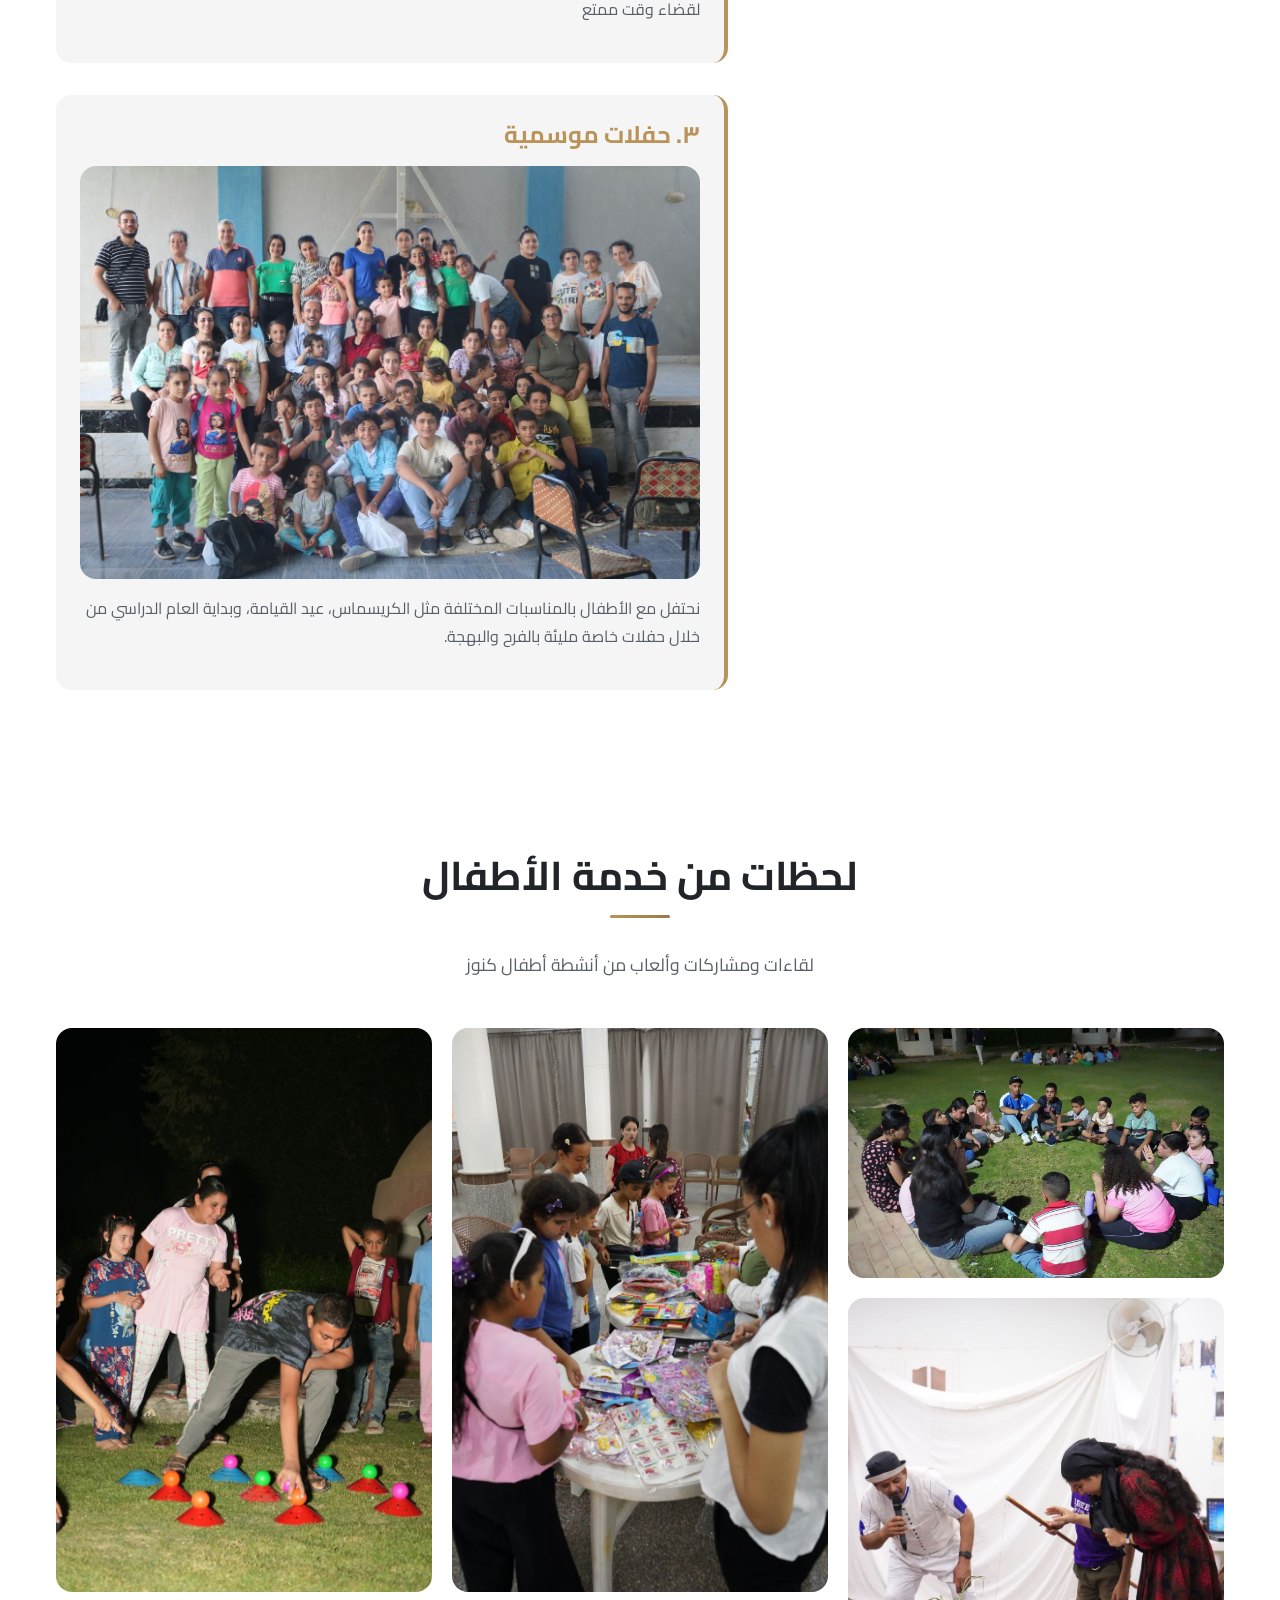
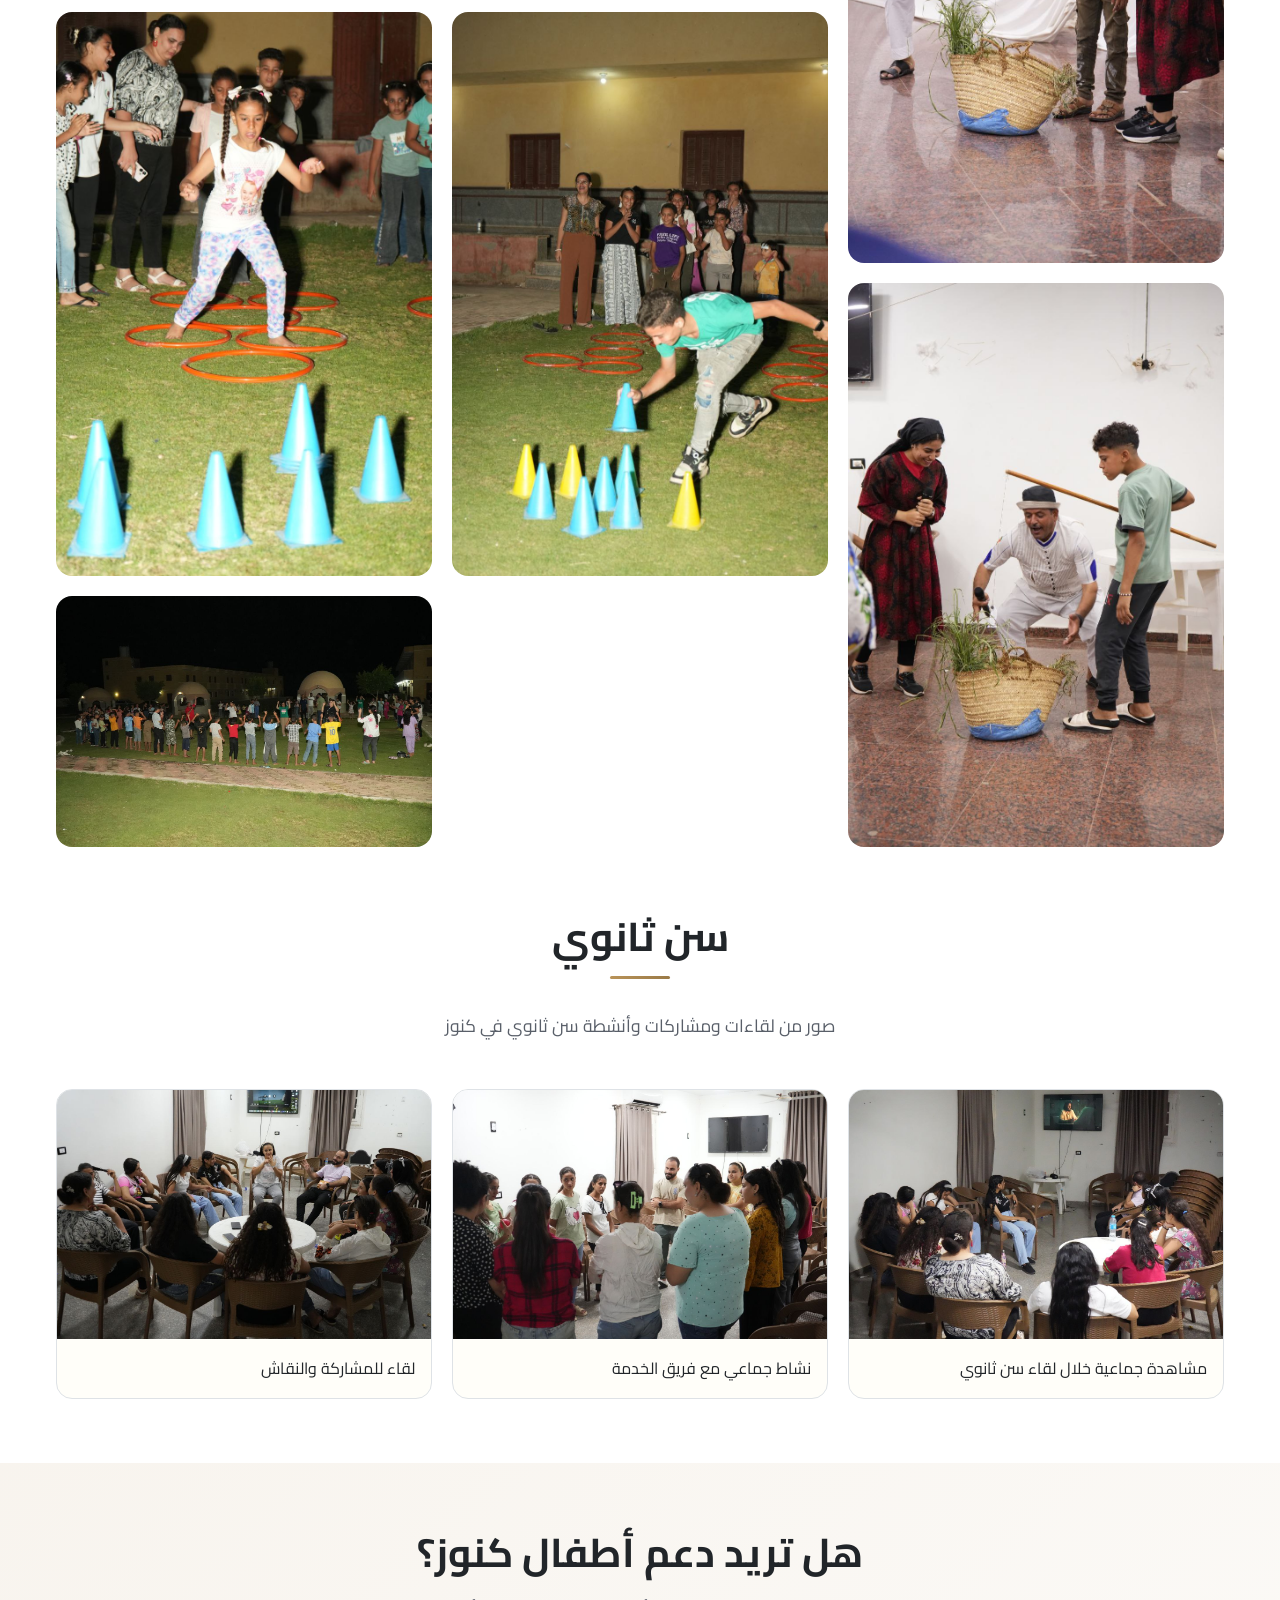
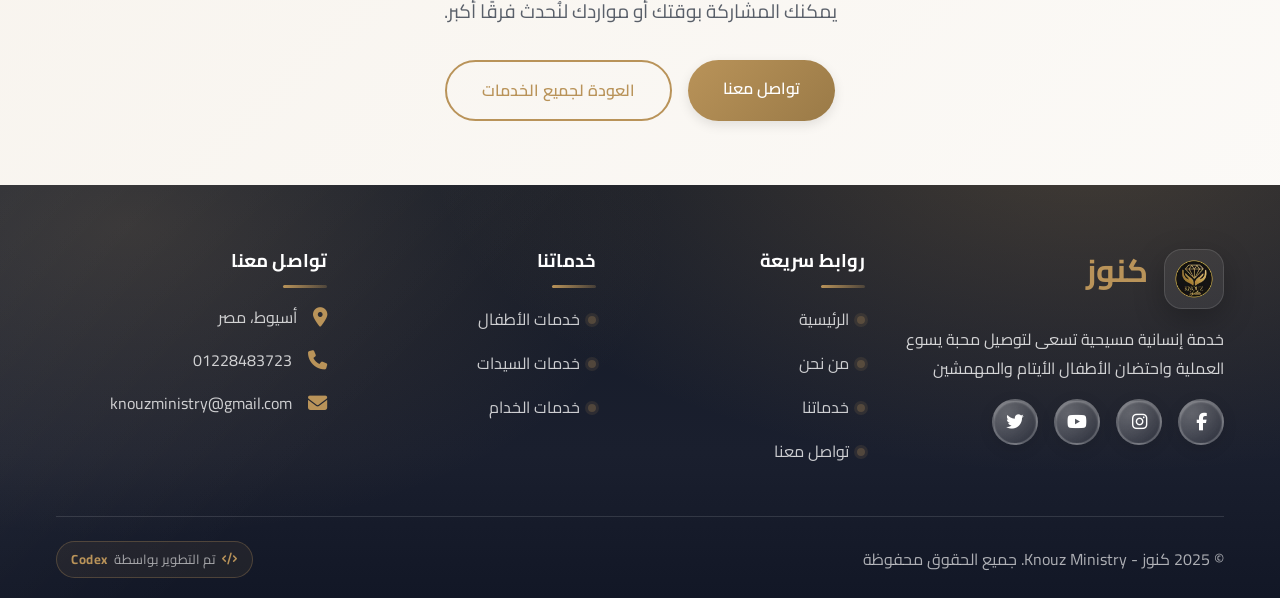
<file: children.html>
﻿<!DOCTYPE html>
<html lang="ar" dir="rtl">
<head>
  <meta charset="UTF-8" />
  <meta name="viewport" content="width=device-width, initial-scale=1.0" />
  
  <!-- Primary SEO Meta Tags -->
  <title>خدمات الأطفال | كنوز - Knouz Ministry | تعليم وتلمذة وأنشطة للأطفال الأيتام</title>
  <meta name="description" content="خدمات كنوز للأطفال: تعليم تأسيسي ودروس تقوية للأطفال الأيتام والمهمشين، تلمذة روحية أسبوعية، مؤتمرات ورحلات ترفيهية وحفلات موسمية. نكشف لكل طفل قيمته الحقيقية في صعيد مصر." />
  <meta name="keywords" content="خدمات أطفال كنوز، تعليم أطفال أيتام، تلمذة روحية أطفال، أنشطة أطفال، دروس تقوية، مؤتمرات أطفال، رحلات ترفيهية، حفلات موسمية، صعيد مصر، أسيوط، كل طفل كنز، Knouz children" />
  <meta name="author" content="Knouz Ministry - خدمة كنوز" />
  <meta name="robots" content="index, follow, max-image-preview:large, max-snippet:-1, max-video-preview:-1" />
  <link rel="canonical" href="https://knouze.org/children.html" />
  
  <!-- Hreflang -->
  <link rel="alternate" hreflang="ar" href="https://knouze.org/children.html" />
  <link rel="alternate" hreflang="en" href="https://knouze.org/children.html" />
  <link rel="alternate" hreflang="x-default" href="https://knouze.org/children.html" />
  
  <!-- Open Graph / Facebook -->
  <meta property="og:type" content="website" />
  <meta property="og:url" content="https://knouze.org/children.html" />
  <meta property="og:title" content="خدمات الأطفال | كنوز - Knouz Ministry" />
  <meta property="og:description" content="تعليم تأسيسي ودروس تقوية، تلمذة روحية، مؤتمرات ورحلات ترفيهية للأطفال الأيتام والمهمشين في صعيد مصر." />
  <meta property="og:image" content="https://knouze.org/media/og-image.png" />
  <meta property="og:image:secure_url" content="https://knouze.org/media/og-image.png" />
  <meta property="og:image:type" content="image/png" />
  <meta property="og:image:width" content="1200" />
  <meta property="og:image:height" content="630" />
  <meta property="og:image:alt" content="كنوز - Knouz Ministry Logo" />
  <meta property="og:site_name" content="كنوز - Knouz Ministry" />
  <meta property="og:locale" content="ar_EG" />
  
  <!-- Twitter Card -->
  <meta name="twitter:card" content="summary_large_image" />
  <meta name="twitter:title" content="خدمات الأطفال | كنوز - Knouz Ministry" />
  <meta name="twitter:description" content="تعليم وتلمذة وأنشطة تنموية للأطفال الأيتام والمهمشين في صعيد مصر." />
  <meta name="twitter:image" content="https://knouze.org/media/og-image.png" />
  <meta name="twitter:image:alt" content="كنوز - Knouz Ministry Logo" />
  
  <!-- Additional SEO -->
  <meta name="theme-color" content="#B99359" />
  
  <link rel="preconnect" href="https://fonts.googleapis.com">
  <link rel="preconnect" href="https://fonts.gstatic.com" crossorigin>
  <link rel="preconnect" href="https://cdnjs.cloudflare.com" crossorigin>
    <link rel="preload" href="https://fonts.googleapis.com/css2?family=Cairo:wght@300;400;600;700;900&display=swap" as="style" onload="this.onload=null;this.rel='stylesheet'">
    <noscript><link rel="stylesheet" href="https://fonts.googleapis.com/css2?family=Cairo:wght@300;400;600;700;900&display=swap"></noscript>
    <link rel="preload" href="https://cdnjs.cloudflare.com/ajax/libs/font-awesome/6.4.0/css/all.min.css" as="style" crossorigin onload="this.onload=null;this.rel='stylesheet';var l=this;requestAnimationFrame(function(){try{for(var r=l.sheet.cssRules,i=0;i<r.length;i++)if(r[i] instanceof CSSFontFaceRule)r[i].style.fontDisplay='swap'}catch(e){}})">
  <noscript><link rel="stylesheet" href="https://cdnjs.cloudflare.com/ajax/libs/font-awesome/6.4.0/css/all.min.css"></noscript>
  <link rel="manifest" href="manifest.json" />
  <link rel="stylesheet" href="css/style.min.css?v=1.0.2" />
    <link rel="stylesheet" href="css/children-photos.css?v=1.0.3">
  <link rel="stylesheet" href="css/secondary-photos.css?v=1.0.0">
  <!-- Prevent FOUC -->
  <script>
  (function(){var t=localStorage.getItem('knouzTheme')||'light';document.documentElement.setAttribute('data-theme',t);var m=document.querySelector('meta[name="theme-color"]');if(m)m.setAttribute('content',t==='dark'?'#0B0E14':'#B99359');})()
  </script>
  <!-- JS (deferred) -->
  <script src="js/translations.min.js?v=1.0.3" defer></script>
  <script src="js/secondary-photos.js?v=1.0.2" defer></script>
  <script src="js/main.min.js?v=1.0.2" defer></script>
  
  <!-- Structured Data - BreadcrumbList -->
  <script type="application/ld+json">
  {
      "@context": "https://schema.org",
      "@type": "BreadcrumbList",
      "itemListElement": [{
          "@type": "ListItem",
          "position": 1,
          "name": "الرئيسية",
          "item": "https://knouze.org/"
      }, {
          "@type": "ListItem",
          "position": 2,
          "name": "خدماتنا",
          "item": "https://knouze.org/services.html"
      }, {
          "@type": "ListItem",
          "position": 3,
          "name": "خدمات الأطفال",
          "item": "https://knouze.org/children.html"
      }]
  }
  </script>
</head>
<body>
  <!-- Header -->
  <header class="header" id="header">
    <div class="container">
      <nav class="navbar">
        <a href="index.html" class="logo">
          <picture><source srcset="media/logo-sm.webp" type="image/webp"><img src="media/logo-sm.png" alt="Knouz Logo" width="102" height="102"></picture>
        </a>
        
        <div class="lang-switcher" id="langSwitcher">
          <button class="lang-btn active" data-lang="ar" aria-label="العربية">ع</button>
          <button class="lang-btn" data-lang="en" aria-label="English">EN</button>
        </div>
        
        <button class="theme-toggle" id="themeToggle" aria-label="Toggle dark mode">
            <i class="fas fa-moon"></i>
            <i class="fas fa-sun"></i>
        </button>
        
        <button class="mobile-menu-btn" id="mobileMenuBtn" aria-label="القائمة">
          <i class="fas fa-bars"></i>
        </button>
        
        <ul class="nav-menu" id="navMenu">
          <li><a href="index.html" class="active" data-i18n="nav_home">الرئيسية</a></li>
          <li class="dropdown">
            <a href="about.html"><span data-i18n="nav_about">من نحن</span> <i class="fas fa-chevron-down"></i></a>
            <ul class="dropdown-menu">
              <li><a href="vision.html" data-i18n="nav_about_vision">رؤيتنا</a></li>
              <li><a href="values.html" data-i18n="nav_about_values">مبادئنا</a></li>
            </ul>
          </li>
          <li class="dropdown">
            <a href="services.html"><span data-i18n="nav_services">خدماتنا</span> <i class="fas fa-chevron-down"></i></a>
            <ul class="dropdown-menu">
              <li><a href="children.html" data-i18n="nav_services_children">خدمات الأطفال</a></li>
              <li><a href="women.html" data-i18n="nav_services_women">خدمات السيدات</a></li>
              <li><a href="servants.html" data-i18n="nav_services_servants">خدمات الخدام</a></li>
            </ul>
          </li>
          <li><a href="contact.html" data-i18n="nav_contact">تواصل معنا</a></li>
        </ul>
        </ul>
      </nav>
    </div>
  </header>

  <!-- Page Header -->
  <section class="page-header">
    <div class="container">
      <h1 class="fade-in-up" data-i18n="children_page_title">خدمات الأطفال</h1>
      <p class="fade-in-up delay-1" data-i18n="children_page_subtitle">تعليم تأسيسي ودروس تقوية، تلمذة روحية، وأنشطة مُنمِّية</p>
    </div>
  </section>

  <!-- Children Services -->
  <section class="children-services">
    <div class="container">
      <div class="section-header" data-aos="fade-up">
        <h2 class="section-title">
          <i class="fas fa-child"></i>
          <span data-i18n="children_section_title">خدمات الأطفال</span>
        </h2>
        <p class="section-subtitle" data-i18n="children_section_subtitle">نقدم خدمات شاملة لتنمية جميع جوانب حياة الطفل</p>
      </div>

      <!-- Education Service -->
      <div class="service-detail" data-aos="fade-up">
        <div class="service-content">
          <div class="service-image">
            <img src="media/learning.jpg" alt="أطفال كنوز أثناء التعلم والمذاكرة" width="1040" height="780" loading="lazy" decoding="async" />
          </div>
          <div class="service-text">
            <h3><i class="fas fa-graduation-cap"></i> <span data-i18n="children_education_title">التعليم</span></h3>
            <p data-i18n="children_education_intro">عند افتتاح أي قرية جديدة نقوم بإجراء اختبار تحديد مستوى للأطفال بهدف تقسيمهم إلى مستويين:</p>

            <div class="sub-service">
              <h4 data-i18n="children_education_level1_title">١. مستوى التأسيس</h4>
              <p data-i18n="children_education_level1_desc">يهدف لمساعدة الطفل الضعيف على تحسين القراءه والكتابة ليتمكن من التفوق في دراستة</p>
            </div>

            <div class="sub-service">
              <h4 data-i18n="children_education_level2_title">٢. مستوى الدروس الخصوصية في المناهج الدراسية</h4>
              <p data-i18n="children_education_level2_desc">نساعد في تسديد الاحتياج للدروس الخصوصية في المواد الدراسية</p>
            </div>

            <div class="service-note">
              <i class="fas fa-exclamation-circle"></i>
              <p data-i18n="children_education_level2_note">يتم اجراء امتحان شهرى لمتابعة مستوى الأطفال وتشجيعهم على التقدم والتفوق كما يتم التواصل المستمر مع مدرسين الأطفال لمتابعة اداءهم والاطمئنان على تطورهم الدراسى</p>
            </div>

          </div>
        </div>
      </div>

      <!-- Discipleship Service -->
      <div class="service-detail reverse" data-aos="fade-up">
        <div class="service-content">
          <div class="service-image">
            <img src="media/talmaza.jpg" alt="أطفال كنوز في لقاء التلمذة" width="1280" height="960" loading="lazy" decoding="async" />
          </div>
          <div class="service-text">
            <h3><i class="fas fa-bible"></i> <span data-i18n="children_discipleship_title">التلمذة</span></h3>
            
            <ul class="service-list">
              <li><i class="fas fa-check"></i> <span data-i18n="children_discipleship_item1">لقاء أسبوعي يجمع بين الترفيهي والتعليم</span></li>
              <li><i class="fas fa-check"></i> <span data-i18n="children_discipleship_item2">يهدف لغرس المبادئ والسلوكيات الإيجابية</span></li>
              <li><i class="fas fa-check"></i> <span data-i18n="children_discipleship_item3">ينمي الجوانب المختلفة في حياة الطفل (روحياً - نفسياً - مهارياً - ذهنياً - اجتماعياً)</span></li>
              <li><i class="fas fa-check"></i> <span data-i18n="children_discipleship_item4">تشجيع الأطفال على المشاركة والتعبير بحرية</span></li>
              <li><i class="fas fa-check"></i> <span data-i18n="children_discipleship_item5">يعزز الثقة بالنفس ويبني شخصية متوازنة</span></li>
            </ul>
          </div>
        </div>
      </div>

      <!-- Activities Service -->
      <div class="service-detail" data-aos="fade-up">
        <div class="service-content">
          <div class="service-image">
            <img src="media/photos%20children/5965053814698528157.jpg" alt="أطفال كنوز يشاركون في ألعاب جماعية في الهواء الطلق" width="1280" height="853" loading="lazy" decoding="async" />
          </div>
          <div class="service-text">
            <h3><i class="fas fa-palette"></i> <span data-i18n="children_activities_title">الأنشطة</span></h3>
            <p data-i18n="children_activities_intro">نؤمن بأهمية الأنشطة الترفيهية والتنموية في حياة الأطفال. نقدم مجموعة متنوعة من الأنشطة:</p>

            <div class="sub-service">
              <h4 data-i18n="children_activities_conf_title">١. المؤتمرات</h4>
              <img src="media/campis.jpg" alt="أطفال كنوز يشاركون في أنشطة المؤتمر" width="1280" height="853" loading="lazy" decoding="async" style="display:block;width:100%;height:auto;border-radius:16px;margin:1rem 0;" />
              <p data-i18n="children_activities_conf_desc">نقوم بتنظيم مؤتمرات تهدف إلى التركيز على احتواء الأطفال وتعزيز شعورهم بالأمان والانتماء بما يسهم في دعم نموهم المتكامل وتطوير قدراتهم المختلفة</p>
            </div>

            <div class="sub-service">
              <h4 data-i18n="children_activities_trips_title">٢. رحلات ترفيهية</h4>
              <img src="media/fun.jpg" alt="رحلة ترفيهية لأطفال كنوز" width="1280" height="960" loading="lazy" decoding="async" style="display:block;width:100%;height:auto;border-radius:16px;margin:1rem 0;" />
              <p data-i18n="children_activities_trips_desc">يتم تنظيم رحلات ترفيهية إلى أماكن متنوعة مثل حمامات السباحة والملاهي والمتاحف وغيرها لقضاء وقت ممتع</p>
            </div>

            <div class="sub-service">
              <h4 data-i18n="children_activities_parties_title">٣. حفلات موسمية</h4>
              <img src="media/music.jpg" alt="حفلات موسمية لأطفال كنوز" width="1280" height="853" loading="lazy" decoding="async" style="display:block;width:100%;height:auto;border-radius:16px;margin:1rem 0;" />
              <p data-i18n="children_activities_parties_desc">نحتفل مع الأطفال بالمناسبات المختلفة مثل الكريسماس، عيد القيامة، وبداية العام الدراسي من خلال حفلات خاصة مليئة بالفرح والبهجة.</p>
            </div>
          </div>
        </div>
      </div>

    </div>
  </section>

  <!-- Children's ministry photo gallery -->
  <section class="children-gallery" aria-labelledby="childrenGalleryTitle">
    <div class="container">
      <div class="section-header">
        <h2 class="section-title" id="childrenGalleryTitle" data-i18n="children_gallery_title">لحظات من خدمة الأطفال</h2>
        <p class="section-subtitle" data-i18n="children_gallery_subtitle">لقاءات ومشاركات وألعاب من أنشطة أطفال كنوز</p>
      </div>
      <div class="children-photo-grid">
        <figure><img src="media/photos%20children/5965053814698528143.jpg" alt="لقاء الأطفال مع فريق الخدمة" width="1280" height="853" loading="lazy" decoding="async"></figure>
        <figure><img src="media/photos%20children/5965053814698528145.jpg" alt="مشاركة أحد الأطفال في نشاط تمثيلي" width="853" height="1280" loading="lazy" decoding="async"></figure>
        <figure><img src="media/photos%20children/5965053814698528154.jpg" alt="طفل يشارك في نشاط تفاعلي مع فريق الخدمة" width="853" height="1280" loading="lazy" decoding="async"></figure>
        <figure><img src="media/photos%20children/5965053814698528155.jpg" alt="الأطفال يختارون الهدايا والألعاب" width="853" height="1280" loading="lazy" decoding="async"></figure>
        <figure><img src="media/photos%20children/5965053814698528156.jpg" alt="طفل يشارك في لعبة رياضية" width="853" height="1280" loading="lazy" decoding="async"></figure>
        <figure><img src="media/photos%20children/5965053814698528158.jpg" alt="الأطفال يشاركون في ألعاب تنمية المهارات" width="853" height="1280" loading="lazy" decoding="async"></figure>
        <figure><img src="media/photos%20children/5965053814698528159.jpg" alt="طفلة تشارك في لعبة الحلقات" width="853" height="1280" loading="lazy" decoding="async"></figure>
        <figure><img src="media/photos%20children/5965053814698528160.jpg" alt="أطفال كنوز في نشاط جماعي في الهواء الطلق" width="1280" height="853" loading="lazy" decoding="async"></figure>
      </div>
    </div>
  </section>

  <!-- Secondary school age group -->
  <section class="secondary-gallery" id="secondary-school" aria-labelledby="secondaryGalleryTitle">
    <div class="container">
      <div class="section-header">
        <h2 class="section-title" id="secondaryGalleryTitle" data-i18n="secondary_gallery_title">سن ثانوي</h2>
        <p class="section-subtitle" data-i18n="secondary_gallery_subtitle">صور من لقاءات ومشاركات وأنشطة سن ثانوي في كنوز</p>
      </div>
      <div class="secondary-photo-grid">
        <figure>
          <img src="media/photos%20of%20sec/5965053814698528484.jpg" alt="مشاهدة جماعية خلال لقاء سن ثانوي" width="1280" height="853" loading="lazy" decoding="async">
          <figcaption data-i18n="secondary_photo_watching">مشاهدة جماعية خلال لقاء سن ثانوي</figcaption>
        </figure>
        <figure>
          <img src="media/photos%20of%20sec/5965053814698528485.jpg" alt="نشاط جماعي مع فريق الخدمة" width="1280" height="853" loading="lazy" decoding="async">
          <figcaption data-i18n="secondary_photo_activity">نشاط جماعي مع فريق الخدمة</figcaption>
        </figure>
        <figure>
          <img src="media/photos%20of%20sec/5965053814698528486.jpg" alt="لقاء للمشاركة والنقاش" width="1280" height="853" loading="lazy" decoding="async">
          <figcaption data-i18n="secondary_photo_discussion">لقاء للمشاركة والنقاش</figcaption>
        </figure>
      </div>
    </div>
  </section>

  <!-- CTA -->
  <section class="cta-section">
    <div class="container">
      <div class="cta-content" data-aos="fade-up">
        <h2 data-i18n="children_cta_title">هل تريد دعم أطفال كنوز؟</h2>
        <p data-i18n="children_cta_subtitle">يمكنك المشاركة بوقتك أو مواردك لنُحدث فرقًا أكبر.</p>
        <div class="cta-buttons">
          <a href="contact.html" class="btn btn-primary" data-i18n="cta_btn_contact">تواصل معنا</a>
          <a href="services.html" class="btn btn-outline" data-i18n="children_cta_btn_back">العودة لجميع الخدمات</a>
        </div>
      </div>
    </div>
  </section>

  <!-- Footer -->
  <footer class="footer">
    <div class="container">
      <div class="footer-content">
        <div class="footer-section">
          <div class="footer-logo">
            <picture><source srcset="media/logo-sm.webp" type="image/webp"><img src="media/logo-sm.png" alt="Knouz Logo" width="80" height="80" loading="lazy"></picture>
            <h3>كنوز</h3>
          </div>
          <p><span data-i18n="footer_description">خدمة إنسانية مسيحية تسعى لتوصيل محبة يسوع العملية واحتضان الأطفال الأيتام والمهمشين</span></p>
          <div class="social-links">
            <a href="https://www.facebook.com/share/1D9j5HsZWC/" aria-label="Facebook"><i class="fab fa-facebook-f"></i></a>
            <a href="#" aria-label="Instagram"><i class="fab fa-instagram"></i></a>
            <a href="https://www.youtube.com/@knouzministry" aria-label="YouTube"><i class="fab fa-youtube"></i></a>
            <a href="#" aria-label="Twitter"><i class="fab fa-twitter"></i></a>
          </div>
        </div>

        <div class="footer-section">
          <h4 data-i18n="footer_quick_links">روابط سريعة</h4>
          <ul class="footer-links">
            <li><a href="index.html" data-i18n="nav_home">الرئيسية</a></li>
            <li><a href="about.html" data-i18n="nav_about">من نحن</a></li>
            <li><a href="services.html" data-i18n="nav_services">خدماتنا</a></li>
            <li><a href="contact.html" data-i18n="nav_contact">تواصل معنا</a></li>
          </ul>
        </div>

        <div class="footer-section">
          <h4 data-i18n="footer_services">خدماتنا</h4>
          <ul class="footer-links">
            <li><a href="children.html" data-i18n="nav_services_children">خدمات الأطفال</a></li>
            <li><a href="women.html" data-i18n="nav_services_women">خدمات السيدات</a></li>
            <li><a href="servants.html" data-i18n="nav_services_servants">خدمات الخدام</a></li>
          </ul>
        </div>

        <div class="footer-section">
          <h4 data-i18n="footer_contact">تواصل معنا</h4>
          <ul class="footer-contact">
            <li><i class="fas fa-map-marker-alt"></i><span data-i18n="footer_location">أسيوط، مصر</span></li>
            <li><i class="fas fa-phone"></i><span dir="ltr">01228483723</span></li>
            <li><i class="fas fa-envelope"></i><span>knouzministry@gmail.com</span></li>
          </ul>
        </div>
      </div>
      <div class="footer-bottom">
        <p>&copy; 2025 كنوز - Knouz Ministry. <span data-i18n="footer_copyright">جميع الحقوق محفوظة</span></p>
        <a href="https://wa.me/+201029020716" target="_blank" rel="noopener noreferrer" class="codex-credit">
          <i class="fas fa-code"></i> تم التطوير بواسطة <strong>Codex</strong>
        </a>
      </div>
    </div>
  </footer>

  <!-- WhatsApp Float Button -->
  <a href="https://wa.me/201228483723?text=%D9%85%D8%B1%D8%AD%D8%A8%D9%8B%D8%A7%20%D8%AE%D8%AF%D9%85%D8%A9%20%D9%83%D9%86%D9%88%D8%B2%F0%9F%91%8B%0A%D8%A7%D8%B1%D9%8A%D8%AF%20%D9%85%D8%B9%D8%B1%D9%81%D8%A9%20%D8%A7%D9%84%D9%85%D8%B2%D9%8A%D8%AF%20%D8%B9%D9%86%20%D8%AE%D8%AF%D9%85%D8%A7%D8%AA%D9%83%D9%85" class="whatsapp-float" target="_blank" rel="noopener noreferrer" aria-label="تواصل معنا عبر واتساب">
    <i class="fab fa-whatsapp"></i>
    <span class="whatsapp-tooltip">تواصل معنا 💬</span>
  </a>

  <button class="scroll-top" id="scrollTop" aria-label="العودة لأعلى"><i class="fas fa-arrow-up"></i></button>
</body>
</html>
</file>
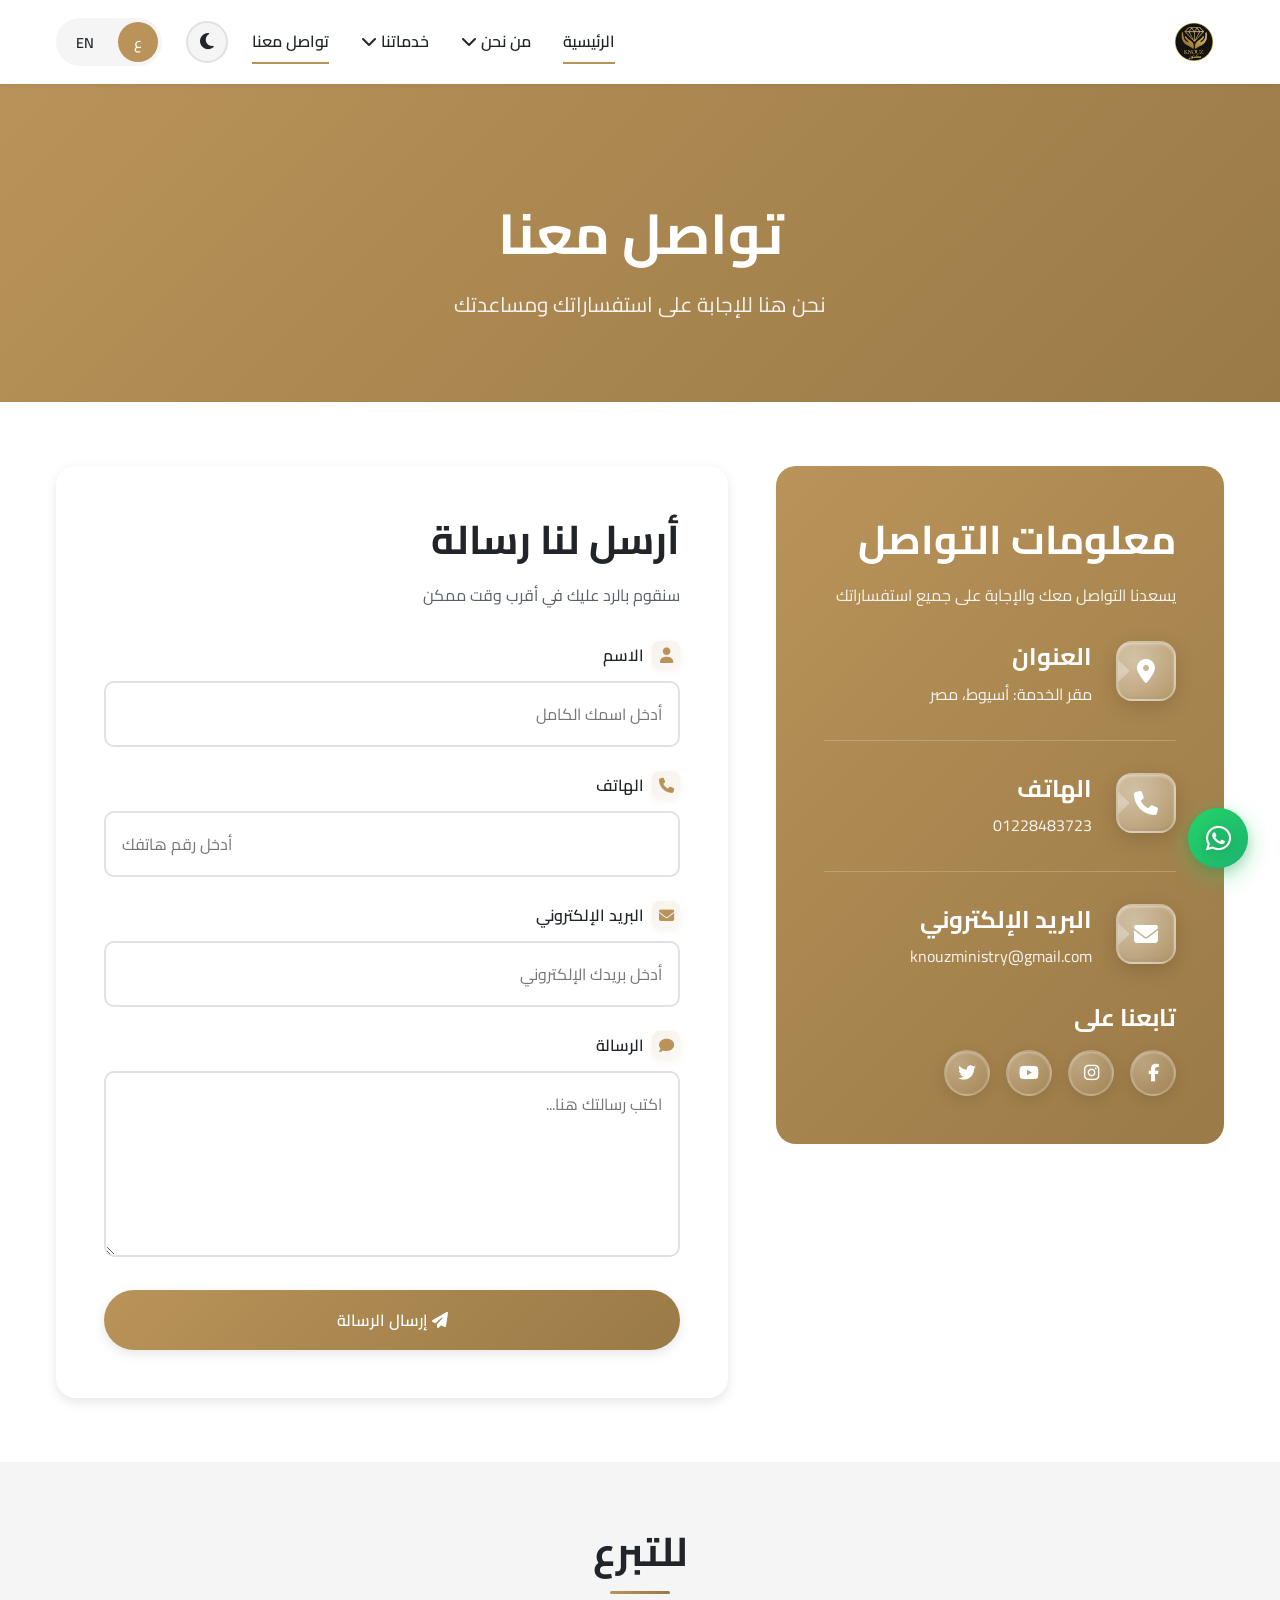
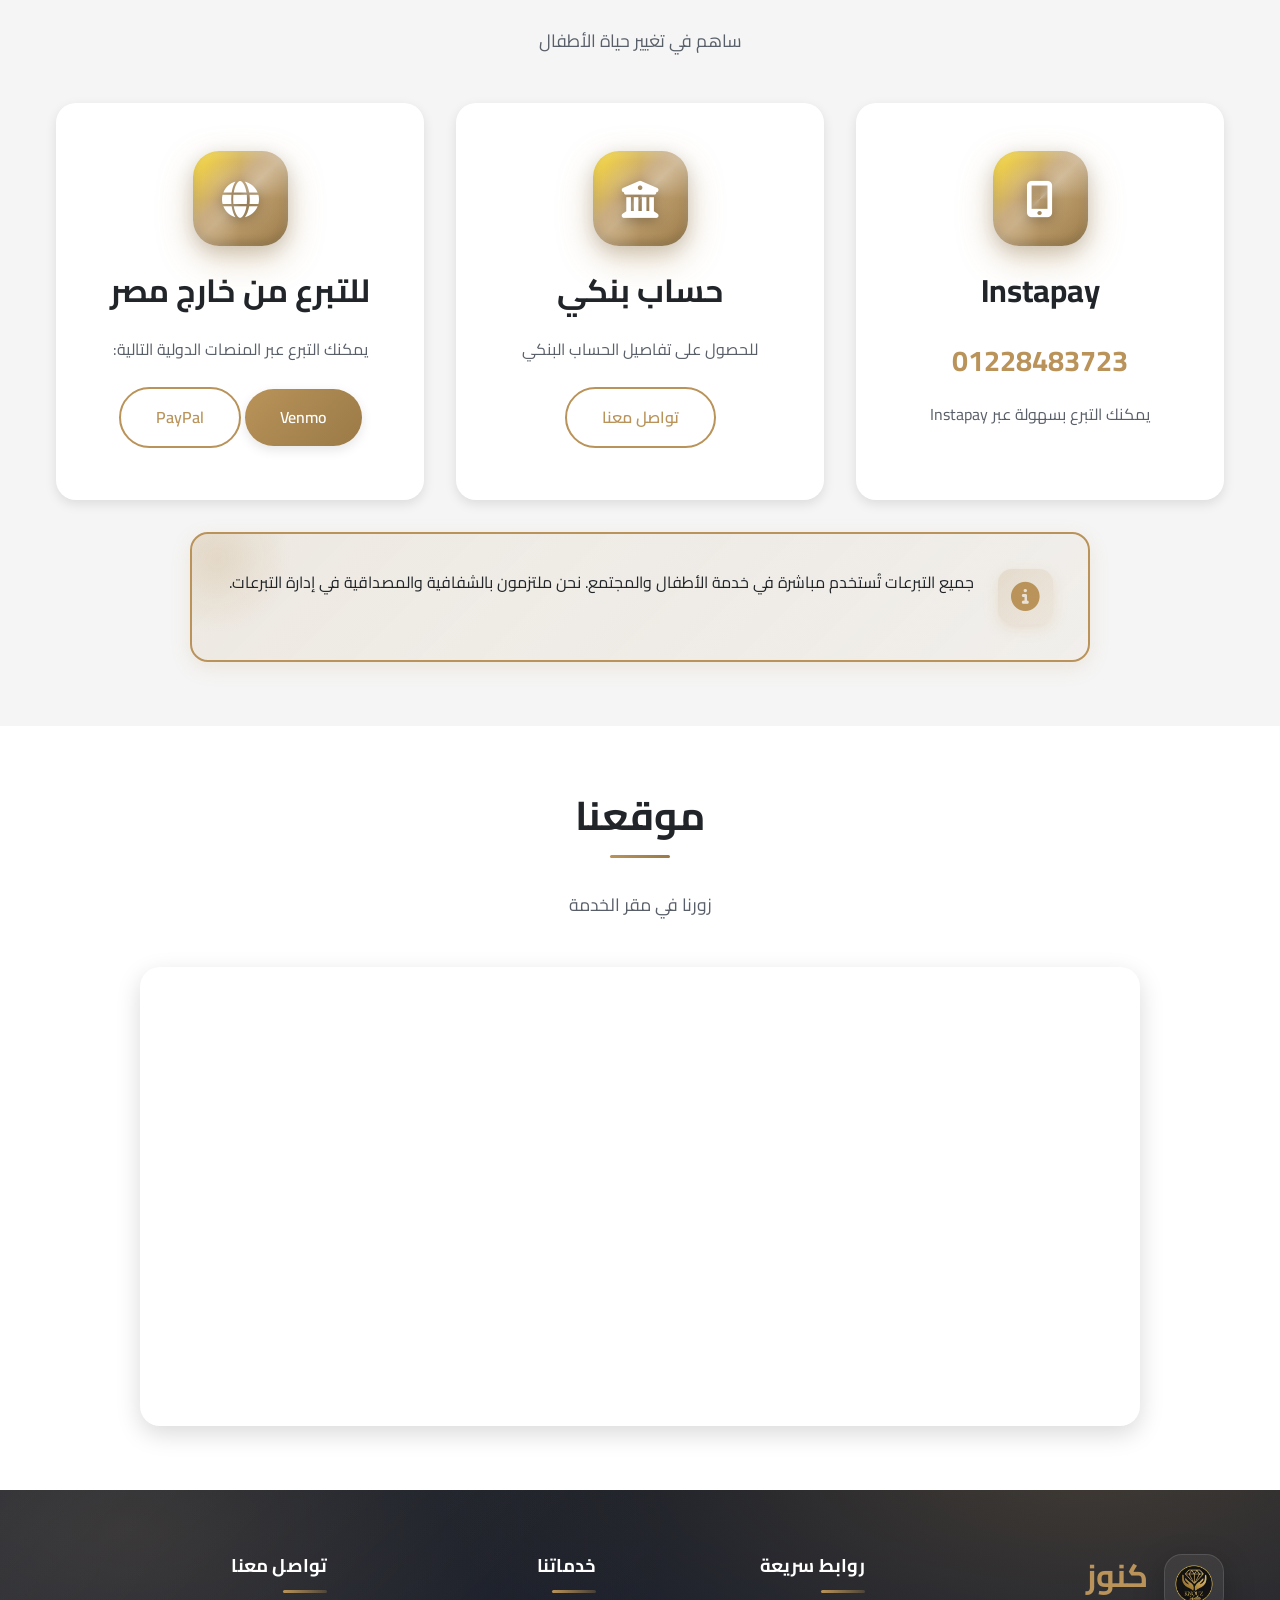
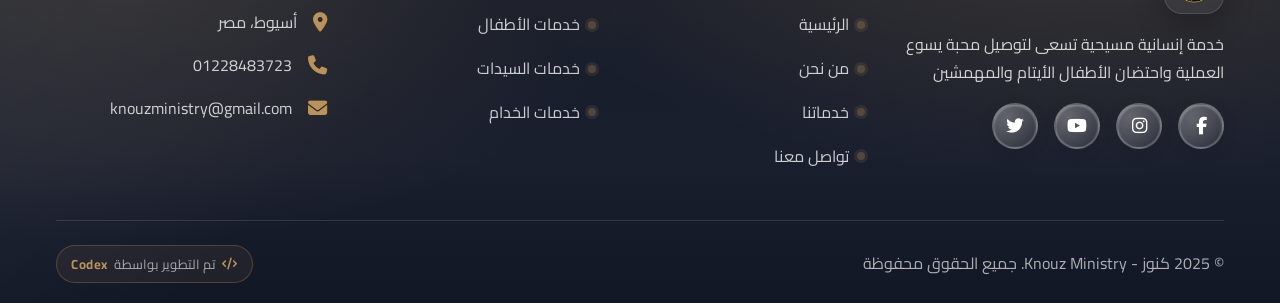
<file: contact.html>
﻿<!DOCTYPE html>
<html lang="ar" dir="rtl">
<head>
    <meta charset="UTF-8">
    <meta name="viewport" content="width=device-width, initial-scale=1.0">
    
    <!-- Primary SEO Meta Tags -->
    <title>تواصل معنا | كنوز - Knouz Ministry | اتصل بنا للتبرع أو التطوع</title>
    <meta name="description" content="تواصل مع خدمة كنوز في أسيوط، صعيد مصر. نحن هنا للإجابة على استفساراتك حول خدمات الأطفال الأيتام والسيدات والخدام. تبرع أو تطوع معنا لصنع فرق حقيقي.">
    <meta name="keywords" content="تواصل مع كنوز، اتصل بكنوز، تبرع لكنوز، تطوع كنوز، عنوان كنوز أسيوط، خدمة كنوز صعيد مصر، Knouz contact، دعم الأيتام، تبرع للأطفال">
    <meta name="author" content="Knouz Ministry - خدمة كنوز">
    <meta name="robots" content="index, follow, max-image-preview:large, max-snippet:-1, max-video-preview:-1">
    <link rel="canonical" href="https://knouze.org/contact.html">
    
    <!-- Hreflang -->
    <link rel="alternate" hreflang="ar" href="https://knouze.org/contact.html">
    <link rel="alternate" hreflang="en" href="https://knouze.org/contact.html">
    <link rel="alternate" hreflang="x-default" href="https://knouze.org/contact.html">
    
    <!-- Open Graph / Facebook -->
    <meta property="og:type" content="website">
    <meta property="og:url" content="https://knouze.org/contact.html">
    <meta property="og:title" content="تواصل معنا | كنوز - Knouz Ministry">
    <meta property="og:description" content="تواصل مع خدمة كنوز في أسيوط. تبرع أو تطوع معنا لصنع فرق حقيقي في حياة الأطفال الأيتام.">
    <meta property="og:image" content="https://knouze.org/media/og-image.png">
    <meta property="og:image:secure_url" content="https://knouze.org/media/og-image.png">
    <meta property="og:image:type" content="image/png">
    <meta property="og:image:width" content="1200">
    <meta property="og:image:height" content="630">
    <meta property="og:image:alt" content="كنوز - Knouz Ministry Logo">
    <meta property="og:site_name" content="كنوز - Knouz Ministry">
    <meta property="og:locale" content="ar_EG">
    
    <!-- Twitter Card -->
    <meta name="twitter:card" content="summary_large_image">
    <meta name="twitter:title" content="تواصل معنا | كنوز - Knouz Ministry">
    <meta name="twitter:description" content="تواصل مع خدمة كنوز. تبرع أو تطوع معنا لصنع فرق حقيقي في حياة الأطفال الأيتام.">
    <meta name="twitter:image" content="https://knouze.org/media/og-image.png">
    <meta name="twitter:image:alt" content="كنوز - Knouz Ministry Logo">
    
    <!-- Additional SEO -->
    <meta name="theme-color" content="#B99359">
    
    <link rel="preconnect" href="https://fonts.googleapis.com">
    <link rel="preconnect" href="https://fonts.gstatic.com" crossorigin>
    <link rel="preconnect" href="https://cdnjs.cloudflare.com" crossorigin>
    <link rel="preload" href="https://fonts.googleapis.com/css2?family=Cairo:wght@300;400;600;700;900&display=swap" as="style" onload="this.onload=null;this.rel='stylesheet'">
    <noscript><link rel="stylesheet" href="https://fonts.googleapis.com/css2?family=Cairo:wght@300;400;600;700;900&display=swap"></noscript>
    <link rel="preload" href="https://cdnjs.cloudflare.com/ajax/libs/font-awesome/6.4.0/css/all.min.css" as="style" crossorigin onload="this.onload=null;this.rel='stylesheet';var l=this;requestAnimationFrame(function(){try{for(var r=l.sheet.cssRules,i=0;i<r.length;i++)if(r[i] instanceof CSSFontFaceRule)r[i].style.fontDisplay='swap'}catch(e){}})">
    <noscript><link rel="stylesheet" href="https://cdnjs.cloudflare.com/ajax/libs/font-awesome/6.4.0/css/all.min.css"></noscript>
    <link rel="manifest" href="manifest.json">
    <link rel="stylesheet" href="css/style.min.css?v=1.0.2">
    <!-- Prevent FOUC -->
    <script>
    (function(){var t=localStorage.getItem('knouzTheme')||'light';document.documentElement.setAttribute('data-theme',t);var m=document.querySelector('meta[name="theme-color"]');if(m)m.setAttribute('content',t==='dark'?'#0B0E14':'#B99359');})()
    </script>
    <!-- JS (deferred) -->
    <script src="js/translations.min.js?v=1.0.6" defer></script>
    <script src="js/main.min.js?v=1.0.2" defer></script>
    
    <!-- Structured Data - BreadcrumbList -->
    <script type="application/ld+json">
    {
        "@context": "https://schema.org",
        "@type": "BreadcrumbList",
        "itemListElement": [{
            "@type": "ListItem",
            "position": 1,
            "name": "الرئيسية",
            "item": "https://knouze.org/"
        }, {
            "@type": "ListItem",
            "position": 2,
            "name": "تواصل معنا",
            "item": "https://knouze.org/contact.html"
        }]
    }
    </script>
    
    <!-- Structured Data - ContactPage -->
    <script type="application/ld+json">
    {
        "@context": "https://schema.org",
        "@type": "ContactPage",
        "name": "تواصل معنا - كنوز",
        "url": "https://knouze.org/contact.html",
        "mainEntity": {
            "@type": "NGO",
            "name": "كنوز - Knouz Ministry",
            "url": "https://knouze.org",
            "address": {
                "@type": "PostalAddress",
                "addressLocality": "أسيوط",
                "addressCountry": "EG"
            }
        }
    }
    </script>
</head>
<body>
    
        <!-- Header -->
    <header class="header" id="header">
        <div class="container">
            <nav class="navbar">
                <a href="index.html" class="logo">
                    <picture><source srcset="media/logo-sm.webp" type="image/webp"><img src="media/logo-sm.png" alt="Knouz Logo" width="102" height="102"></picture>
                </a>
                
                <div class="lang-switcher" id="langSwitcher">
                    <button class="lang-btn active" data-lang="ar" aria-label="العربية">ع</button>
                    <button class="lang-btn" data-lang="en" aria-label="English">EN</button>
                </div>
                
                <button class="theme-toggle" id="themeToggle" aria-label="Toggle dark mode">
                    <i class="fas fa-moon"></i>
                    <i class="fas fa-sun"></i>
                </button>
                
                <button class="mobile-menu-btn" id="mobileMenuBtn" aria-label="القائمة">
                    <i class="fas fa-bars"></i>
                </button>
                
                <ul class="nav-menu" id="navMenu">
                    <li><a href="index.html" class="active" data-i18n="nav_home">الرئيسية</a></li>
                    <li class="dropdown">
                        <a href="about.html"><span data-i18n="nav_about">من نحن</span> <i class="fas fa-chevron-down"></i></a>
                        <ul class="dropdown-menu">
                            <li><a href="vision.html" data-i18n="nav_about_vision">رؤيتنا</a></li>
                            <li><a href="values.html" data-i18n="nav_about_values">مبادئنا</a></li>
                        </ul>
                    </li>
                    <li class="dropdown">
                        <a href="services.html"><span data-i18n="nav_services">خدماتنا</span> <i class="fas fa-chevron-down"></i></a>
                        <ul class="dropdown-menu">
                            <li><a href="children.html" data-i18n="nav_services_children">خدمات الأطفال</a></li>
                            <li><a href="women.html" data-i18n="nav_services_women">خدمات السيدات</a></li>
                            <li><a href="servants.html" data-i18n="nav_services_servants">خدمات الخدام</a></li>
                        </ul>
                    </li>
                    <li><a href="contact.html" data-i18n="nav_contact">تواصل معنا</a></li>
                </ul>
            </nav>
        </div>
    </header>

    <!-- Page Header -->
    <section class="page-header">
        <div class="container">
            <h1 class="fade-in-up" data-i18n="contact_page_title">تواصل معنا</h1>
            <p class="fade-in-up delay-1" data-i18n="contact_page_subtitle">نحن هنا للإجابة على استفساراتك ومساعدتك</p>
        </div>
    </section>

    <!-- Contact Section -->
    <section class="contact-section">
        <div class="container">
            <div class="contact-wrapper">
                <!-- Contact Info -->
                <div class="contact-info" data-aos="fade-left">
                    <h2 data-i18n="contact_info_title">معلومات التواصل</h2>
                    <p data-i18n="contact_info_subtitle">يسعدنا التواصل معك والإجابة على جميع استفساراتك</p>

                    <div class="info-items">
                        <div class="info-item">
                            <div class="info-icon">
                                <i class="fas fa-map-marker-alt"></i>
                            </div>
                            <div class="info-text">
                                <h4 data-i18n="contact_address_title">العنوان</h4>
                                <p data-i18n="contact_address_text">مقر الخدمة: أسيوط، مصر</p>
                            </div>
                        </div>

                        <div class="info-item">
                            <div class="info-icon">
                                <i class="fas fa-phone"></i>
                            </div>
                            <div class="info-text">
                                <h4 data-i18n="contact_phone_title">الهاتف</h4>
                                <p dir="ltr">01228483723</p>
                            </div>
                        </div>

                        <div class="info-item">
                            <div class="info-icon">
                                <i class="fas fa-envelope"></i>
                            </div>
                            <div class="info-text">
                                <h4 data-i18n="contact_email_title">البريد الإلكتروني</h4>
                                <p>knouzministry@gmail.com</p>
                            </div>
                        </div>
                    </div>

                    <div class="social-media">
                        <h4 data-i18n="contact_social_title">تابعنا على</h4>
                        <div class="social-links">
                            <a href="https://www.facebook.com/share/1D9j5HsZWC/" aria-label="Facebook"><i class="fab fa-facebook-f"></i></a>
                            <a href="#" aria-label="Instagram"><i class="fab fa-instagram"></i></a>
                            <a href="https://www.youtube.com/@knouzministry" aria-label="YouTube"><i class="fab fa-youtube"></i></a>
                            <a href="#" aria-label="Twitter"><i class="fab fa-twitter"></i></a>
                        </div>
                    </div>
                </div>

                <!-- Contact Form -->
                <div class="contact-form-wrapper" data-aos="fade-right">
                    <h2 data-i18n="contact_form_title">أرسل لنا رسالة</h2>
                    <p data-i18n="contact_form_subtitle">سنقوم بالرد عليك في أقرب وقت ممكن</p>

                    <form class="contact-form" id="contactForm">
                        <div class="form-group">
                            <label for="name">
                                <i class="fas fa-user"></i> <span data-i18n="contact_form_name">الاسم</span>
                            </label>
                            <input type="text" id="name" name="name" required data-i18n-placeholder="contact_form_name_placeholder" placeholder="أدخل اسمك الكامل">
                        </div>

                        <div class="form-group">
                            <label for="phone">
                                <i class="fas fa-phone"></i> <span data-i18n="contact_form_phone">الهاتف</span>
                            </label>
                            <input type="tel" id="phone" name="phone" required data-i18n-placeholder="contact_form_phone_placeholder" placeholder="أدخل رقم هاتفك">
                        </div>

                        <div class="form-group">
                            <label for="email">
                                <i class="fas fa-envelope"></i> <span data-i18n="contact_form_email">البريد الإلكتروني</span>
                            </label>
                            <input type="email" id="email" name="email" required data-i18n-placeholder="contact_form_email_placeholder" placeholder="أدخل بريدك الإلكتروني">
                        </div>

                        <div class="form-group">
                            <label for="message">
                                <i class="fas fa-comment"></i> <span data-i18n="contact_form_message">الرسالة</span>
                            </label>
                            <textarea id="message" name="message" rows="5" required data-i18n-placeholder="contact_form_message_placeholder" placeholder="اكتب رسالتك هنا..."></textarea>
                        </div>

                        <button type="submit" class="btn btn-primary">
                            <i class="fas fa-paper-plane"></i> <span data-i18n="contact_form_submit">إرسال الرسالة</span>
                        </button>
                    </form>

                    <div class="form-success" id="formSuccess">
                        <i class="fas fa-check-circle"></i>
                        <p data-i18n="contact_form_success">تم إرسال رسالتك بنجاح! سنتواصل معك قريبًا.</p>
                    </div>
                </div>
            </div>
        </div>
    </section>

    <!-- Donation Section -->
    <section class="donation-section">
        <div class="container">
            <div class="section-header" data-aos="fade-up">
                <h2 class="section-title" data-i18n="contact_donation_title">للتبرع</h2>
                <p class="section-subtitle" data-i18n="contact_donation_subtitle">ساهم في تغيير حياة الأطفال</p>
            </div>

            <div class="donation-cards">
                <div class="donation-card" data-aos="fade-up">
                    <div class="donation-icon">
                        <i class="fas fa-mobile-alt"></i>
                    </div>
                    <h3 data-i18n="contact_donation_instapay">Instapay</h3>
                    <div class="donation-details">
                        <p class="donation-number" dir="ltr">01228483723</p>
                        <p class="donation-note" data-i18n="contact_donation_instapay_note">يمكنك التبرع بسهولة عبر Instapay</p>
                    </div>
                </div>

                <div class="donation-card" data-aos="fade-up" data-aos-delay="100">
                    <div class="donation-icon">
                        <i class="fas fa-university"></i>
                    </div>
                    <h3 data-i18n="contact_donation_bank">حساب بنكي</h3>
                    <div class="donation-details">
                        <p class="donation-note" data-i18n="contact_donation_bank_note">للحصول على تفاصيل الحساب البنكي</p>
                        <a href="contact.html" class="btn btn-outline" data-i18n="contact_donation_bank_btn">تواصل معنا</a>
                    </div>
                </div>

                <!-- External Donations -->
                <div class="donation-card" data-aos="fade-up" data-aos-delay="200">
                    <div class="donation-icon">
                        <i class="fas fa-globe"></i>
                    </div>
                    <h3 data-i18n="contact_donation_external">للتبرع من خارج مصر</h3>
                    <div class="donation-details">
                        <p class="donation-note" data-i18n="contact_donation_external_note">يمكنك التبرع عبر المنصات الدولية التالية:</p>
                        <div class="donation-actions">
                            <a href="https://venmo.com/u/Knouz" target="_blank" rel="noopener noreferrer" class="btn btn-primary">Venmo</a>
                            <a href="https://www.paypal.com/donate/?hosted_button_id=Z3DZ8TVL3PLT6" target="_blank" rel="noopener noreferrer" class="btn btn-outline">PayPal</a>
                        </div>
                    </div>
                </div>
            </div>

            <div class="donation-info" data-aos="fade-up">
                <i class="fas fa-info-circle"></i>
                <p data-i18n="contact_donation_info">جميع التبرعات تُستخدم مباشرة في خدمة الأطفال والمجتمع. نحن ملتزمون بالشفافية والمصداقية في إدارة التبرعات.</p>
            </div>
        </div>
    </section>

    <!-- Map Section -->
    <section class="map-section">
        <div class="container">
            <div class="section-header" data-aos="fade-up">
                <h2 class="section-title" data-i18n="contact_map_title">موقعنا</h2>
                <p class="section-subtitle" data-i18n="contact_map_subtitle">زورنا في مقر الخدمة</p>
            </div>

            <div class="map-wrapper" data-aos="fade-up">
                <div class="map-container">
                    <iframe 
                        src="https://www.google.com/maps/embed?pb=!1m18!1m12!1m3!1d27635.36!2d31.183!3d27.183!2m3!1f0!2f0!3f0!3m2!1i1024!2i768!4f13.1!3m3!1m2!1s0x14450c4b1c3e1b1b%3A0x2c4f8e7b1c3e1b1b!2sAsyut%2C%20Egypt!5e0!3m2!1sen!2sus!4v1234567890123!5m2!1sen!2sus" 
                        width="100%" 
                        height="450" 
                        style="border:0;" 
                        allowfullscreen="" 
                        loading="lazy" 
                        referrerpolicy="no-referrer-when-downgrade">
                    </iframe>
                </div>
            </div>
        </div>
    </section>

    <!-- Footer -->
    <footer class="footer">
        <div class="container">
            <div class="footer-content">
                <div class="footer-section">
                    <div class="footer-logo">
                        <picture><source srcset="media/logo-sm.webp" type="image/webp"><img src="media/logo-sm.png" alt="Knouz Logo" width="102" height="102"></picture>
                        <h3 data-i18n="footer_brand">كنوز</h3>
                    </div>
                    <p><span data-i18n="footer_description">خدمة إنسانية مسيحية تسعى لتوصيل محبة يسوع العملية واحتضان الأطفال الأيتام والمهمشين</span></p>
                    <div class="social-links">
                        <a href="#" aria-label="Facebook"><i class="fab fa-facebook-f"></i></a>
                        <a href="#" aria-label="Instagram"><i class="fab fa-instagram"></i></a>
                        <a href="#" aria-label="YouTube"><i class="fab fa-youtube"></i></a>
                        <a href="#" aria-label="Twitter"><i class="fab fa-twitter"></i></a>
                    </div>
                </div>
                
                <div class="footer-section">
                    <h4 data-i18n="footer_quick_links">روابط سريعة</h4>
                    <ul class="footer-links">
                        <li><a href="index.html" data-i18n="nav_home">الرئيسية</a></li>
                        <li><a href="about.html" data-i18n="nav_about">من نحن</a></li>
                        <li><a href="services.html" data-i18n="nav_services">خدماتنا</a></li>
                        <li><a href="contact.html" data-i18n="nav_contact">تواصل معنا</a></li>
                    </ul>
                </div>
                
                <div class="footer-section">
                    <h4 data-i18n="footer_services">خدماتنا</h4>
                    <ul class="footer-links">
                        <li><a href="services.html#children" data-i18n="nav_services_children">خدمات الأطفال</a></li>
                        <li><a href="services.html#women" data-i18n="nav_services_women">خدمات السيدات</a></li>
                        <li><a href="services.html#servants" data-i18n="nav_services_servants">خدمات الخدام</a></li>
                    </ul>
                </div>
                
                <div class="footer-section">
                    <h4 data-i18n="footer_contact">تواصل معنا</h4>
                    <ul class="footer-contact">
                        <li>
                            <i class="fas fa-map-marker-alt"></i>
                            <span data-i18n="footer_location">أسيوط، مصر</span>
                        </li>
                        <li>
                            <i class="fas fa-phone"></i>
                            <span dir="ltr">01228483723</span>
                        </li>
                        <li>
                            <i class="fas fa-envelope"></i>
                            <span>knouzministry@gmail.com</span>
                        </li>
                    </ul>
                </div>
            </div>
            
            <div class="footer-bottom">
                <p>&copy; 2025 <span data-i18n="footer_fullname">كنوز - Knouz Ministry.</span> <span data-i18n="footer_copyright">جميع الحقوق محفوظة</span></p>
                <a href="https://wa.me/+201029020716" target="_blank" rel="noopener noreferrer" class="codex-credit">
                    <i class="fas fa-code"></i> <span data-i18n="footer_developed_by">تم التطوير بواسطة</span> <strong>Codex</strong>
                </a>
            </div>
        </div>
    </footer>

    <!-- WhatsApp Float Button -->
    <a href="https://wa.me/201228483723?text=%D9%85%D8%B1%D8%AD%D8%A8%D9%8B%D8%A7%20%D8%AE%D8%AF%D9%85%D8%A9%20%D9%83%D9%86%D9%88%D8%B2%F0%9F%91%8B%0A%D8%A7%D8%B1%D9%8A%D8%AF%20%D9%85%D8%B9%D8%B1%D9%81%D8%A9%20%D8%A7%D9%84%D9%85%D8%B2%D9%8A%D8%AF%20%D8%B9%D9%86%20%D8%AE%D8%AF%D9%85%D8%A7%D8%AA%D9%83%D9%85" class="whatsapp-float" target="_blank" rel="noopener noreferrer" aria-label="تواصل معنا عبر واتساب">
        <i class="fab fa-whatsapp"></i>
        <span class="whatsapp-tooltip"><span data-i18n="nav_contact">تواصل معنا</span> 💬</span>
    </a>

    <button class="scroll-top" id="scrollTop" aria-label="العودة لأعلى">
        <i class="fas fa-arrow-up"></i>
    </button>

</body>
</html>
</file>
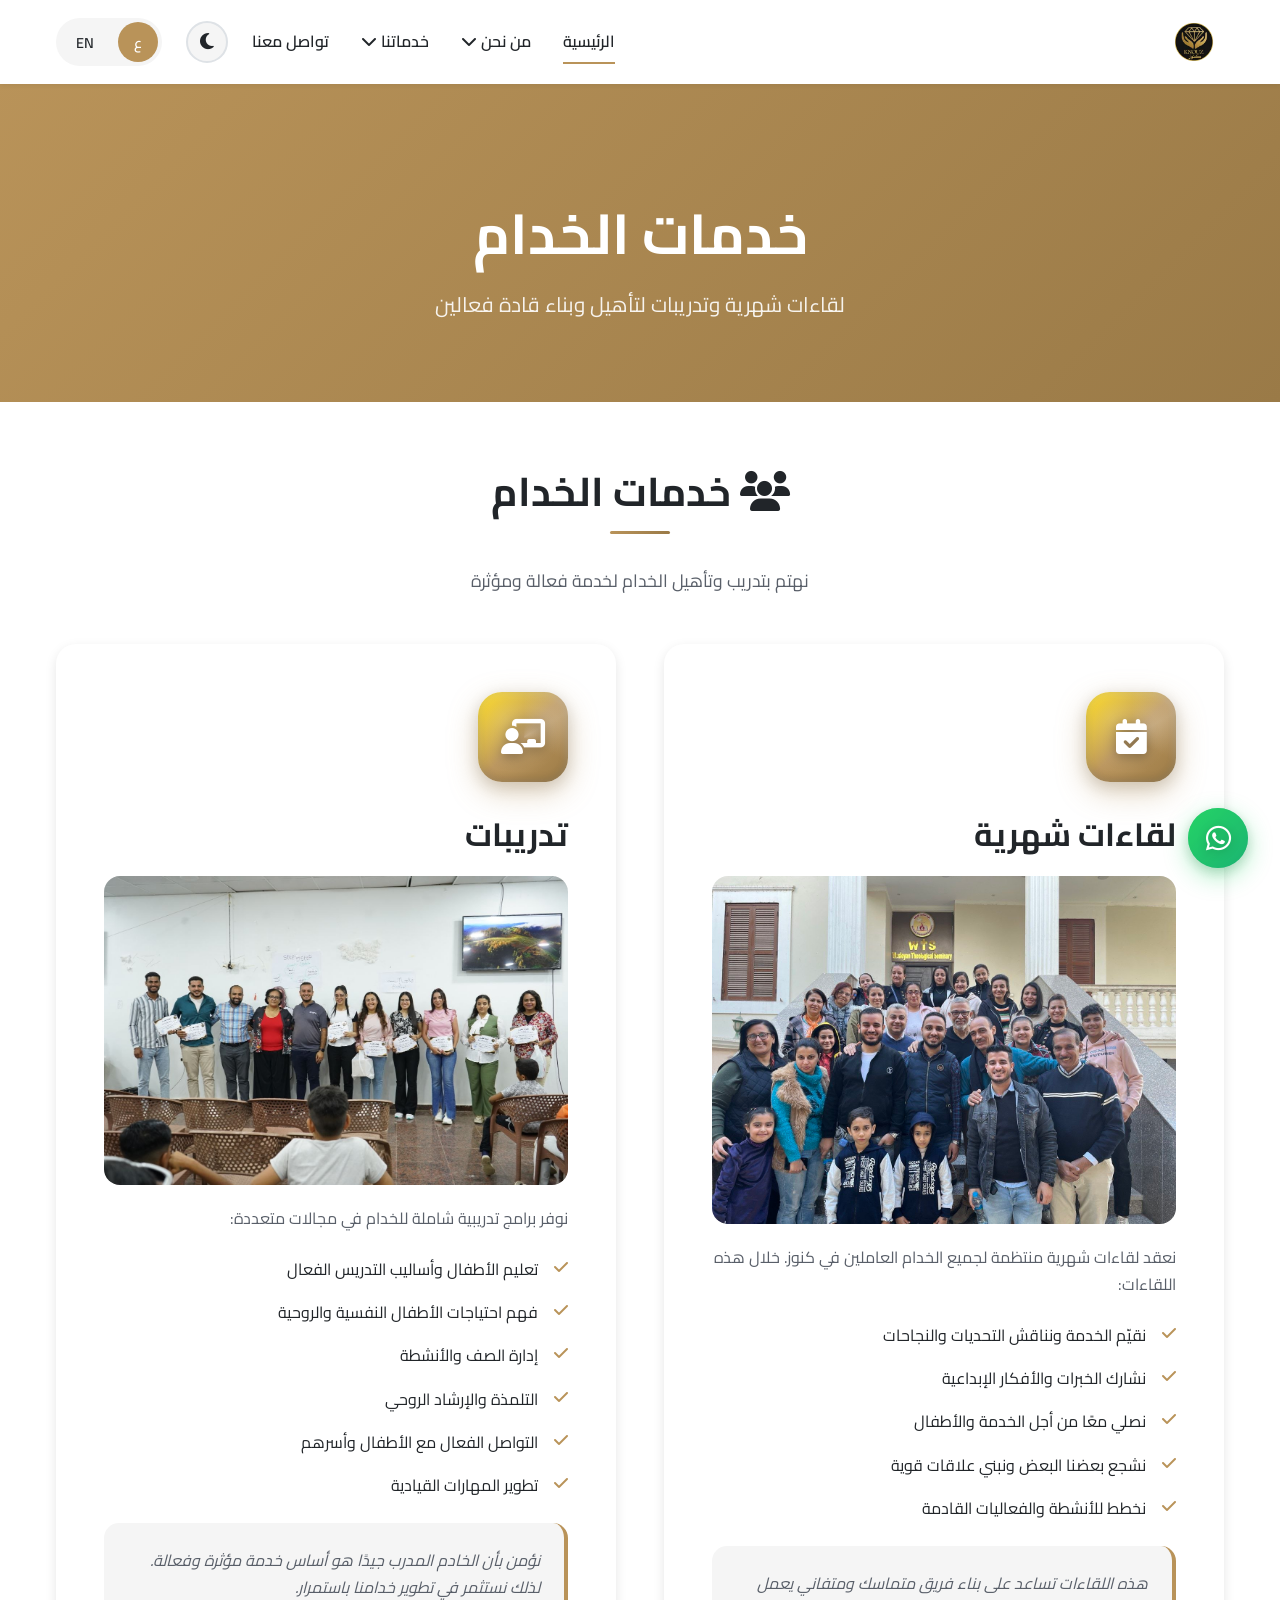
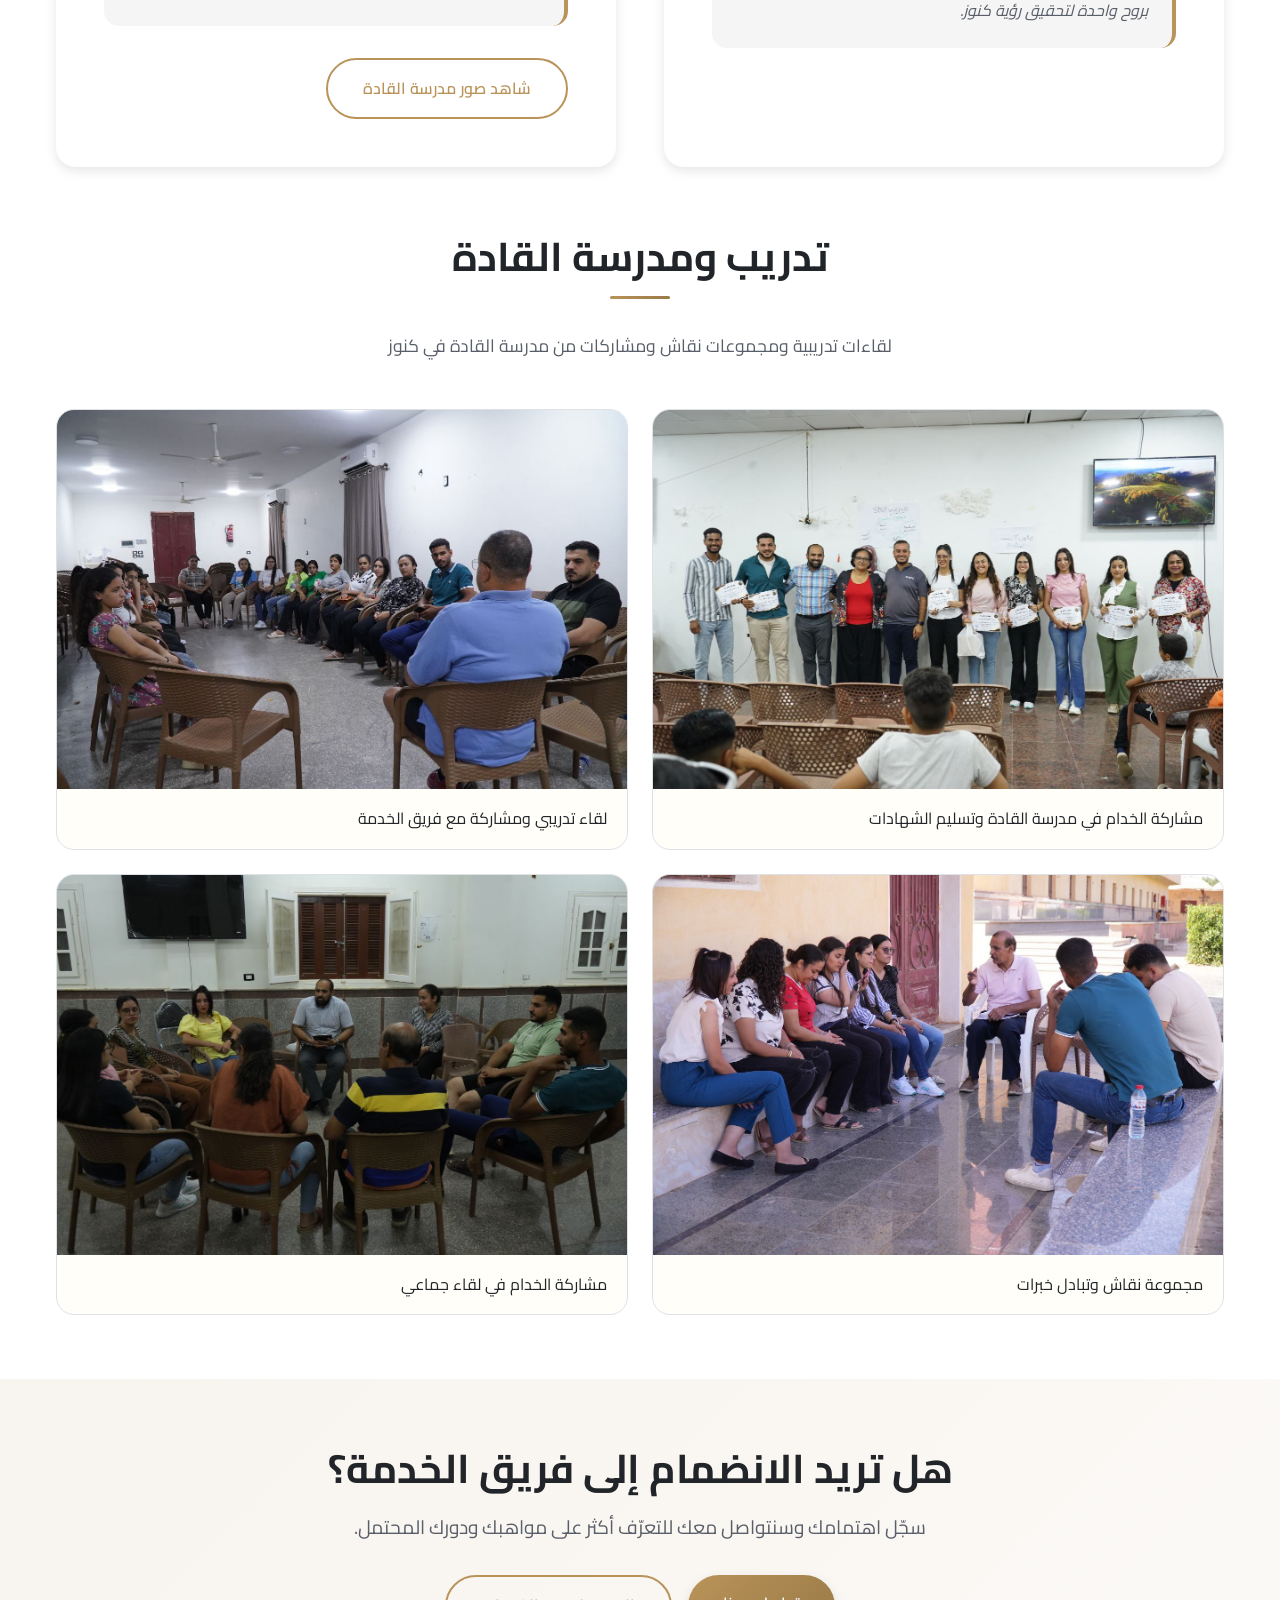
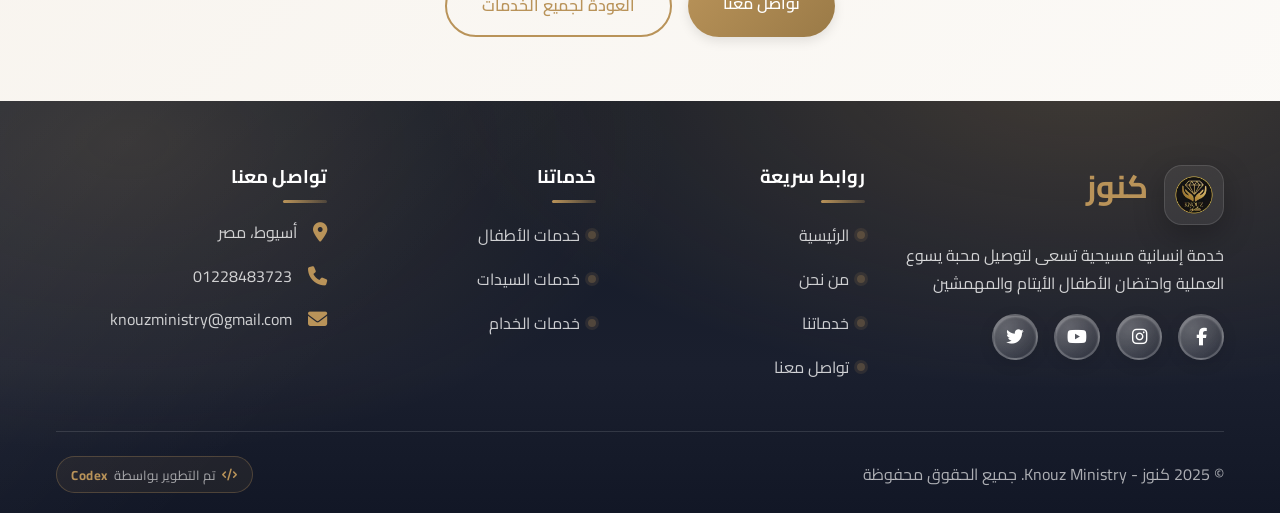
<file: servants.html>
﻿<!DOCTYPE html>
<html lang="ar" dir="rtl">
<head>
  <meta charset="UTF-8" />
  <meta name="viewport" content="width=device-width, initial-scale=1.0" />
  
  <!-- Primary SEO Meta Tags -->
  <title>خدمات الخدام | كنوز - Knouz Ministry | لقاءات شهرية وتدريبات للقادة</title>
  <meta name="description" content="خدمات كنوز للخدام: لقاءات شهرية منتظمة لتقييم الخدمة ومشاركة الخبرات، وتدريبات متخصصة لتأهيل وبناء قادة فعالين في خدمة الأطفال والمجتمع في صعيد مصر." />
  <meta name="keywords" content="خدمات خدام كنوز، تدريب خدام، تأهيل قادة، لقاءات شهرية، خدمة فعالة، بناء قادة، صعيد مصر، أسيوط، Knouz servants، تدريب قيادة مسيحية" />
  <meta name="author" content="Knouz Ministry - خدمة كنوز" />
  <meta name="robots" content="index, follow, max-image-preview:large, max-snippet:-1, max-video-preview:-1" />
  <link rel="canonical" href="https://knouze.org/servants.html" />
  
  <!-- Hreflang -->
  <link rel="alternate" hreflang="ar" href="https://knouze.org/servants.html" />
  <link rel="alternate" hreflang="en" href="https://knouze.org/servants.html" />
  <link rel="alternate" hreflang="x-default" href="https://knouze.org/servants.html" />
  
  <!-- Open Graph / Facebook -->
  <meta property="og:type" content="website" />
  <meta property="og:url" content="https://knouze.org/servants.html" />
  <meta property="og:title" content="خدمات الخدام | كنوز - Knouz Ministry" />
  <meta property="og:description" content="لقاءات شهرية وتدريبات لتأهيل وبناء قادة فعالين في خدمة الأطفال والمجتمع." />
  <meta property="og:image" content="https://knouze.org/media/og-image.png" />
  <meta property="og:image:secure_url" content="https://knouze.org/media/og-image.png" />
  <meta property="og:image:type" content="image/png" />
  <meta property="og:image:width" content="1200" />
  <meta property="og:image:height" content="630" />
  <meta property="og:image:alt" content="كنوز - Knouz Ministry Logo" />
  <meta property="og:site_name" content="كنوز - Knouz Ministry" />
  <meta property="og:locale" content="ar_EG" />
  
  <!-- Twitter Card -->
  <meta name="twitter:card" content="summary_large_image" />
  <meta name="twitter:title" content="خدمات الخدام | كنوز - Knouz Ministry" />
  <meta name="twitter:description" content="لقاءات شهرية وتدريبات لتأهيل وبناء قادة فعالين في صعيد مصر." />
  <meta name="twitter:image" content="https://knouze.org/media/og-image.png" />
  <meta name="twitter:image:alt" content="كنوز - Knouz Ministry Logo" />
  
  <!-- Additional SEO -->
  <meta name="theme-color" content="#B99359" />
  
  <link rel="preconnect" href="https://fonts.googleapis.com">
  <link rel="preconnect" href="https://fonts.gstatic.com" crossorigin>
  <link rel="preconnect" href="https://cdnjs.cloudflare.com" crossorigin>
    <link rel="preload" href="https://fonts.googleapis.com/css2?family=Cairo:wght@300;400;600;700;900&display=swap" as="style" onload="this.onload=null;this.rel='stylesheet'">
    <noscript><link rel="stylesheet" href="https://fonts.googleapis.com/css2?family=Cairo:wght@300;400;600;700;900&display=swap"></noscript>
    <link rel="preload" href="https://cdnjs.cloudflare.com/ajax/libs/font-awesome/6.4.0/css/all.min.css" as="style" crossorigin onload="this.onload=null;this.rel='stylesheet';var l=this;requestAnimationFrame(function(){try{for(var r=l.sheet.cssRules,i=0;i<r.length;i++)if(r[i] instanceof CSSFontFaceRule)r[i].style.fontDisplay='swap'}catch(e){}})">
  <noscript><link rel="stylesheet" href="https://cdnjs.cloudflare.com/ajax/libs/font-awesome/6.4.0/css/all.min.css"></noscript>
  <link rel="manifest" href="manifest.json" />
  <link rel="stylesheet" href="css/style.min.css?v=1.0.2" />
  <link rel="stylesheet" href="css/leaders-photos.css?v=1.0.1" />
  <!-- Prevent FOUC -->
  <script>
  (function(){var t=localStorage.getItem('knouzTheme')||'light';document.documentElement.setAttribute('data-theme',t);var m=document.querySelector('meta[name="theme-color"]');if(m)m.setAttribute('content',t==='dark'?'#0B0E14':'#B99359');})()
  </script>
  <!-- JS (deferred) -->
  <script src="js/translations.min.js?v=1.0.2" defer></script>
  <script src="js/leaders-photos.js?v=1.0.1" defer></script>
  <script src="js/main.min.js?v=1.0.2" defer></script>
  
  <!-- Structured Data - BreadcrumbList -->
  <script type="application/ld+json">
  {
      "@context": "https://schema.org",
      "@type": "BreadcrumbList",
      "itemListElement": [{
          "@type": "ListItem",
          "position": 1,
          "name": "الرئيسية",
          "item": "https://knouze.org/"
      }, {
          "@type": "ListItem",
          "position": 2,
          "name": "خدماتنا",
          "item": "https://knouze.org/services.html"
      }, {
          "@type": "ListItem",
          "position": 3,
          "name": "خدمات الخدام",
          "item": "https://knouze.org/servants.html"
      }]
  }
  </script>
</head>
<body>
      <!-- Header -->
    <header class="header" id="header">
        <div class="container">
            <nav class="navbar">
                <a href="index.html" class="logo">
                    <picture><source srcset="media/logo-sm.webp" type="image/webp"><img src="media/logo-sm.png" alt="Knouz Logo" width="102" height="102"></picture>
                </a>
                
                <div class="lang-switcher" id="langSwitcher">
                    <button class="lang-btn active" data-lang="ar" aria-label="العربية">ع</button>
                    <button class="lang-btn" data-lang="en" aria-label="English">EN</button>
                </div>
                
                <button class="theme-toggle" id="themeToggle" aria-label="Toggle dark mode">
                    <i class="fas fa-moon"></i>
                    <i class="fas fa-sun"></i>
                </button>
                
                <button class="mobile-menu-btn" id="mobileMenuBtn" aria-label="القائمة">
                    <i class="fas fa-bars"></i>
                </button>
                
                <ul class="nav-menu" id="navMenu">
                    <li><a href="index.html" class="active" data-i18n="nav_home">الرئيسية</a></li>
                    <li class="dropdown">
                        <a href="about.html"><span data-i18n="nav_about">من نحن</span> <i class="fas fa-chevron-down"></i></a>
                        <ul class="dropdown-menu">
                            <li><a href="vision.html" data-i18n="nav_about_vision">رؤيتنا</a></li>
                            <li><a href="values.html" data-i18n="nav_about_values">مبادئنا</a></li>
                        </ul>
                    </li>
                    <li class="dropdown">
                        <a href="services.html"><span data-i18n="nav_services">خدماتنا</span> <i class="fas fa-chevron-down"></i></a>
                        <ul class="dropdown-menu">
                            <li><a href="children.html" data-i18n="nav_services_children">خدمات الأطفال</a></li>
                            <li><a href="women.html" data-i18n="nav_services_women">خدمات السيدات</a></li>
                            <li><a href="servants.html" data-i18n="nav_services_servants">خدمات الخدام</a></li>
                        </ul>
                    </li>
                    <li><a href="contact.html" data-i18n="nav_contact">تواصل معنا</a></li>
                </ul>
            </nav>
        </div>
    </header>

  <!-- Page Header -->
  <section class="page-header">
    <div class="container">
      <h1 class="fade-in-up" data-i18n="servants_page_title">خدمات الخدام</h1>
      <p class="fade-in-up delay-1" data-i18n="servants_page_subtitle">لقاءات شهرية وتدريبات لتأهيل وبناء قادة فعالين</p>
    </div>
  </section>

  <!-- Servants Services (extracted) -->
  <section class="servants-services">
    <div class="container">
      <div class="section-header" data-aos="fade-up">
        <h2 class="section-title">
          <i class="fas fa-users"></i>
          <span data-i18n="servants_section_title">خدمات الخدام</span>
        </h2>
        <p class="section-subtitle" data-i18n="servants_section_subtitle">نهتم بتدريب وتأهيل الخدام لخدمة فعالة ومؤثرة</p>
      </div>

      <div class="servants-grid">
        <div class="servant-card" data-aos="fade-up">
          <div class="servant-icon"><i class="fas fa-calendar-check"></i></div>
          <h3 data-i18n="servants_meetings_title">لقاءات شهرية</h3>
          <img class="servant-card-photo" src="media/photos%20of%20leadership/6024059561473412187.jpg" alt="لقاءات شهرية للقادة والخدام في كنوز" width="1280" height="960" loading="lazy" decoding="async">
          <div class="servant-content">
            <p data-i18n="servants_meetings_intro">نعقد لقاءات شهرية منتظمة لجميع الخدام العاملين في كنوز. خلال هذه اللقاءات:</p>
            <ul>
              <li><i class="fas fa-check"></i> <span data-i18n="servants_meetings_item1">نقيّم الخدمة ونناقش التحديات والنجاحات</span></li>
              <li><i class="fas fa-check"></i> <span data-i18n="servants_meetings_item2">نشارك الخبرات والأفكار الإبداعية</span></li>
              <li><i class="fas fa-check"></i> <span data-i18n="servants_meetings_item3">نصلي معًا من أجل الخدمة والأطفال</span></li>
              <li><i class="fas fa-check"></i> <span data-i18n="servants_meetings_item4">نشجع بعضنا البعض ونبني علاقات قوية</span></li>
              <li><i class="fas fa-check"></i> <span data-i18n="servants_meetings_item5">نخطط للأنشطة والفعاليات القادمة</span></li>
            </ul>
            <p class="note" data-i18n="servants_meetings_note">هذه اللقاءات تساعد على بناء فريق متماسك ومتفاني يعمل بروح واحدة لتحقيق رؤية كنوز.</p>
          </div>
        </div>

        <div class="servant-card" data-aos="fade-up" data-aos-delay="100">
          <div class="servant-icon"><i class="fas fa-chalkboard-teacher"></i></div>
          <h3 data-i18n="servants_training_title">تدريبات</h3>
          <img class="servant-card-photo" src="media/photos%20of%20leadership/6024059561473412188%20%281%29.jpg" alt="تدريبات القادة والخدام في كنوز" width="1280" height="853" loading="lazy" decoding="async">
          <div class="servant-content">
            <p data-i18n="servants_training_intro">نوفر برامج تدريبية شاملة للخدام في مجالات متعددة:</p>
            <ul>
              <li><i class="fas fa-check"></i> <span data-i18n="servants_training_item1">تعليم الأطفال وأساليب التدريس الفعال</span></li>
              <li><i class="fas fa-check"></i> <span data-i18n="servants_training_item2">فهم احتياجات الأطفال النفسية والروحية</span></li>
              <li><i class="fas fa-check"></i> <span data-i18n="servants_training_item3">إدارة الصف والأنشطة</span></li>
              <li><i class="fas fa-check"></i> <span data-i18n="servants_training_item4">التلمذة والإرشاد الروحي</span></li>
              <li><i class="fas fa-check"></i> <span data-i18n="servants_training_item5">التواصل الفعال مع الأطفال وأسرهم</span></li>
              <li><i class="fas fa-check"></i> <span data-i18n="servants_training_item6">تطوير المهارات القيادية</span></li>
            </ul>
            <p class="note" data-i18n="servants_training_note">نؤمن بأن الخادم المدرب جيدًا هو أساس خدمة مؤثرة وفعالة. لذلك نستثمر في تطوير خدامنا باستمرار.</p>
            <a href="#leaders-training" class="btn btn-outline leaders-gallery-link" data-i18n="leaders_gallery_link">شاهد صور مدرسة القادة</a>
          </div>
        </div>
      </div>
    </div>
  </section>

  <!-- Leadership training and leaders' school -->
  <section class="leaders-gallery" id="leaders-training" aria-labelledby="leadersGalleryTitle">
    <div class="container">
      <div class="section-header">
        <h2 class="section-title" id="leadersGalleryTitle" data-i18n="leaders_gallery_title">تدريب ومدرسة القادة</h2>
        <p class="section-subtitle" data-i18n="leaders_gallery_subtitle">لقاءات تدريبية ومجموعات نقاش ومشاركات من مدرسة القادة في كنوز</p>
      </div>
      <div class="leaders-photo-grid">
        <figure>
          <img src="media/leaders-training/5965053814698528480.jpg" alt="مشاركة الخدام في مدرسة القادة وتسليم الشهادات" width="1280" height="853" loading="lazy" decoding="async">
          <figcaption data-i18n="leaders_photo_certificates">مشاركة الخدام في مدرسة القادة وتسليم الشهادات</figcaption>
        </figure>
        <figure>
          <img src="media/leaders-training/5965053814698528481.jpg" alt="لقاء تدريبي ومشاركة مع فريق الخدمة" width="1280" height="853" loading="lazy" decoding="async">
          <figcaption data-i18n="leaders_photo_training">لقاء تدريبي ومشاركة مع فريق الخدمة</figcaption>
        </figure>
        <figure>
          <img src="media/leaders-training/5965053814698528482.jpg" alt="مجموعة نقاش وتبادل خبرات" width="1280" height="853" loading="lazy" decoding="async">
          <figcaption data-i18n="leaders_photo_discussion">مجموعة نقاش وتبادل خبرات</figcaption>
        </figure>
        <figure>
          <img src="media/leaders-training/5965053814698528483.jpg" alt="مشاركة الخدام في لقاء جماعي" width="1280" height="853" loading="lazy" decoding="async">
          <figcaption data-i18n="leaders_photo_sharing">مشاركة الخدام في لقاء جماعي</figcaption>
        </figure>
      </div>
    </div>
  </section>

  <!-- CTA -->
  <section class="cta-section">
    <div class="container">
      <div class="cta-content" data-aos="fade-up">
        <h2 data-i18n="servants_cta_title">هل تريد الانضمام إلى فريق الخدمة؟</h2>
        <p data-i18n="servants_cta_subtitle">سجّل اهتمامك وسنتواصل معك للتعرّف أكثر على مواهبك ودورك المحتمل.</p>
        <div class="cta-buttons">
          <a href="contact.html" class="btn btn-primary" data-i18n="cta_btn_contact">تواصل معنا</a>
          <a href="services.html" class="btn btn-outline" data-i18n="servants_cta_btn_back">العودة لجميع الخدمات</a>
        </div>
      </div>
    </div>
  </section>

  <!-- Footer -->
  <footer class="footer">
    <div class="container">
      <div class="footer-content">
        <div class="footer-section">
          <div class="footer-logo"><picture><source srcset="media/logo-sm.webp" type="image/webp"><img src="media/logo-sm.png" alt="Knouz Logo" width="80" height="80" loading="lazy"></picture><h3>كنوز</h3></div>
          <p><span data-i18n="footer_description">خدمة إنسانية مسيحية تسعى لتوصيل محبة يسوع العملية واحتضان الأطفال الأيتام والمهمشين</span></p>
          <div class="social-links">
            <a href="https://www.facebook.com/share/1D9j5HsZWC/" aria-label="Facebook"><i class="fab fa-facebook-f"></i></a>
            <a href="#" aria-label="Instagram"><i class="fab fa-instagram"></i></a>
            <a href="https://www.youtube.com/@knouzministry" aria-label="YouTube"><i class="fab fa-youtube"></i></a>
            <a href="#" aria-label="Twitter"><i class="fab fa-twitter"></i></a>
          </div>
        </div>
        <div class="footer-section">
          <h4 data-i18n="footer_quick_links">روابط سريعة</h4>
          <ul class="footer-links">
            <li><a href="index.html" data-i18n="nav_home">الرئيسية</a></li>
            <li><a href="about.html" data-i18n="nav_about">من نحن</a></li>
            <li><a href="services.html" data-i18n="nav_services">خدماتنا</a></li>
            <li><a href="contact.html" data-i18n="nav_contact">تواصل معنا</a></li>
          </ul>
        </div>
        <div class="footer-section">
          <h4 data-i18n="footer_services">خدماتنا</h4>
          <ul class="footer-links">
            <li><a href="children.html" data-i18n="nav_services_children">خدمات الأطفال</a></li>
            <li><a href="women.html" data-i18n="nav_services_women">خدمات السيدات</a></li>
            <li><a href="servants.html" data-i18n="nav_services_servants">خدمات الخدام</a></li>
          </ul>
        </div>
        <div class="footer-section">
          <h4 data-i18n="footer_contact">تواصل معنا</h4>
          <ul class="footer-contact">
            <li><i class="fas fa-map-marker-alt"></i><span data-i18n="footer_location">أسيوط، مصر</span></li>
            <li><i class="fas fa-phone"></i><span dir="ltr">01228483723</span></li>
            <li><i class="fas fa-envelope"></i><span>knouzministry@gmail.com</span></li>
          </ul>
        </div>
      </div>
      <div class="footer-bottom"><p>&copy; 2025 كنوز - Knouz Ministry. <span data-i18n="footer_copyright">جميع الحقوق محفوظة</span></p><a href="https://wa.me/+201029020716" target="_blank" rel="noopener noreferrer" class="codex-credit"><i class="fas fa-code"></i> تم التطوير بواسطة <strong>Codex</strong></a></div>
    </div>
  </footer>

  <!-- WhatsApp Float Button -->
  <a href="https://wa.me/201228483723?text=%D9%85%D8%B1%D8%AD%D8%A8%D9%8B%D8%A7%20%D8%AE%D8%AF%D9%85%D8%A9%20%D9%83%D9%86%D9%88%D8%B2%F0%9F%91%8B%0A%D8%A7%D8%B1%D9%8A%D8%AF%20%D9%85%D8%B9%D8%B1%D9%81%D8%A9%20%D8%A7%D9%84%D9%85%D8%B2%D9%8A%D8%AF%20%D8%B9%D9%86%20%D8%AE%D8%AF%D9%85%D8%A7%D8%AA%D9%83%D9%85" class="whatsapp-float" target="_blank" rel="noopener noreferrer" aria-label="تواصل معنا عبر واتساب">
    <i class="fab fa-whatsapp"></i>
    <span class="whatsapp-tooltip">تواصل معنا 💬</span>
  </a>

  <button class="scroll-top" id="scrollTop" aria-label="العودة لأعلى"><i class="fas fa-arrow-up"></i></button>
</body>
</html>
</file>
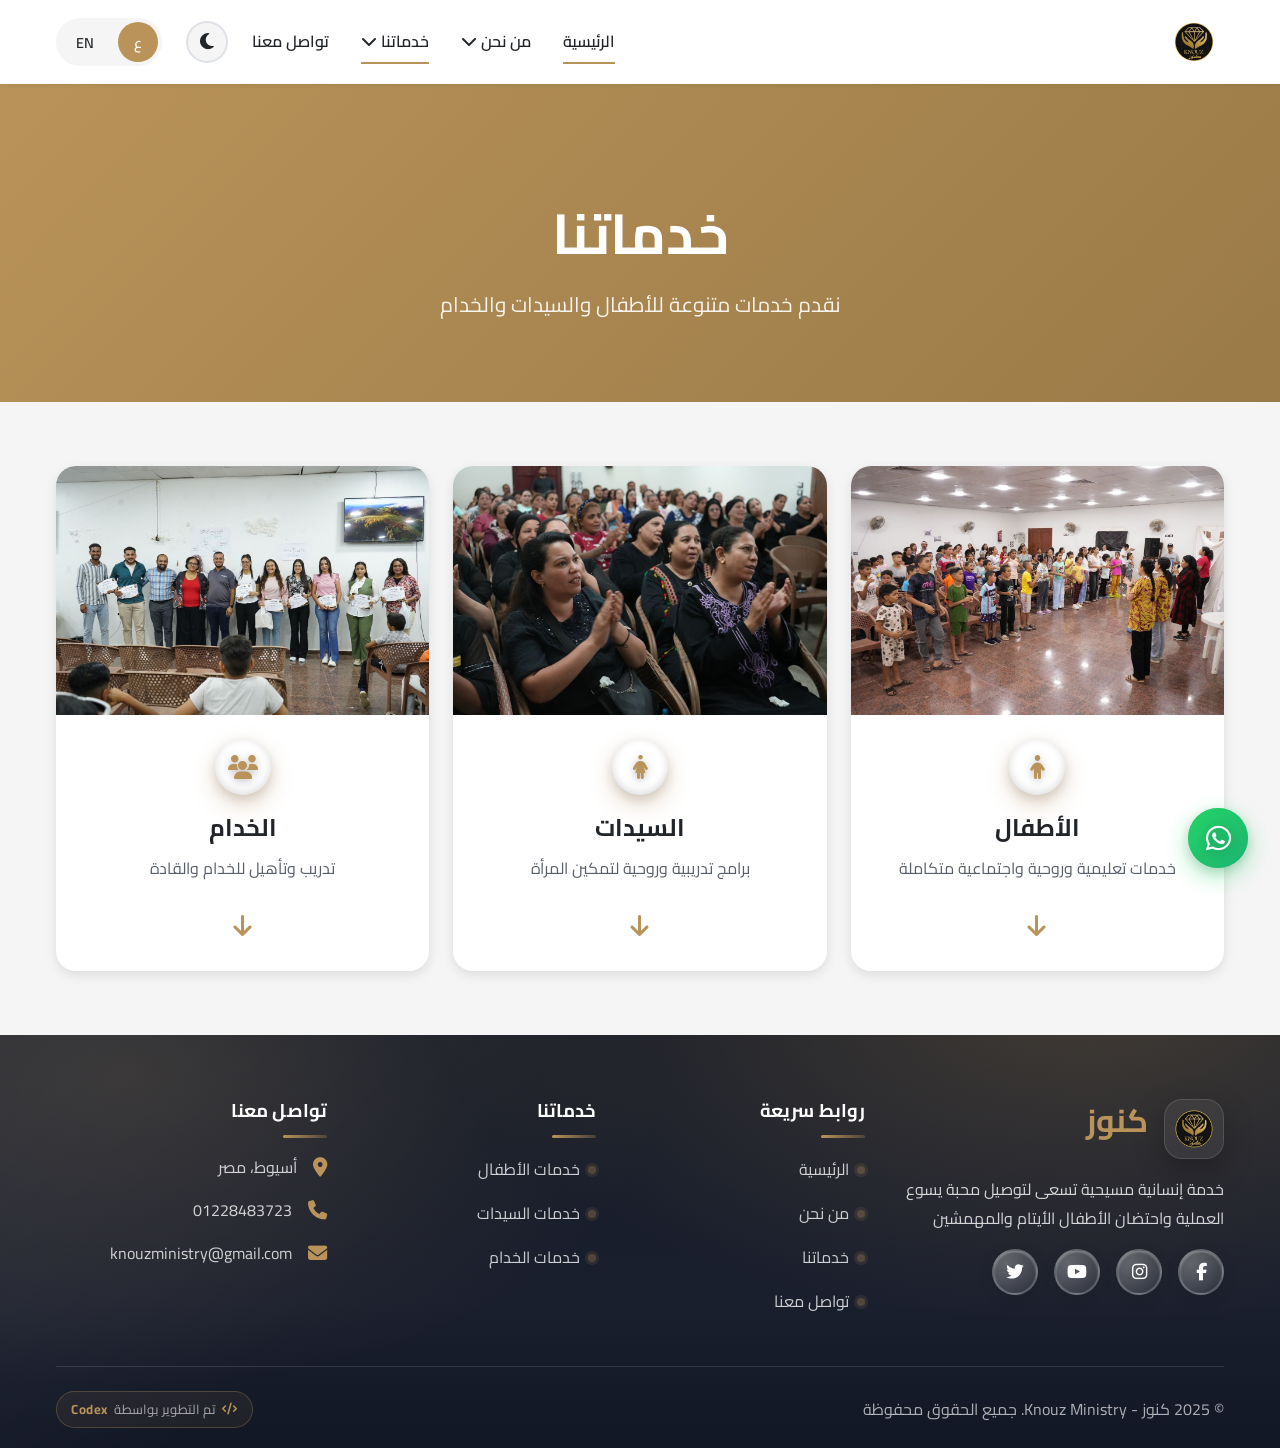
<file: services.html>
﻿<!DOCTYPE html>
<html lang="ar" dir="rtl">
<head>
    <meta charset="UTF-8">
    <meta name="viewport" content="width=device-width, initial-scale=1.0">
    
    <!-- Primary SEO Meta Tags -->
    <title>خدماتنا | كنوز - Knouz Ministry | خدمات الأطفال والسيدات والخدام</title>
    <meta name="description" content="تعرف على خدمات كنوز المتنوعة: خدمات تعليمية وروحية واجتماعية للأطفال الأيتام، برامج تدريبية لتمكين السيدات، وتدريب وتأهيل الخدام والقادة في صعيد مصر وأسيوط.">
    <meta name="keywords" content="خدمات كنوز، خدمات الأطفال، خدمات السيدات، خدمات الخدام، تعليم أطفال أيتام، تلمذة روحية، تدريب خدام، تمكين المرأة، أنشطة أطفال، صعيد مصر، أسيوط، Knouz services">
    <meta name="author" content="Knouz Ministry - خدمة كنوز">
    <meta name="robots" content="index, follow, max-image-preview:large, max-snippet:-1, max-video-preview:-1">
    <link rel="canonical" href="https://knouze.org/services.html">
    
    <!-- Hreflang -->
    <link rel="alternate" hreflang="ar" href="https://knouze.org/services.html">
    <link rel="alternate" hreflang="en" href="https://knouze.org/services.html">
    <link rel="alternate" hreflang="x-default" href="https://knouze.org/services.html">
    
    <!-- Open Graph / Facebook -->
    <meta property="og:type" content="website">
    <meta property="og:url" content="https://knouze.org/services.html">
    <meta property="og:title" content="خدماتنا | كنوز - Knouz Ministry">
    <meta property="og:description" content="خدمات متنوعة للأطفال الأيتام والسيدات والخدام: تعليم، تلمذة روحية، تدريب، وأنشطة تنموية في صعيد مصر.">
    <meta property="og:image" content="https://knouze.org/media/og-image.png">
    <meta property="og:image:secure_url" content="https://knouze.org/media/og-image.png">
    <meta property="og:image:type" content="image/png">
    <meta property="og:image:width" content="1200">
    <meta property="og:image:height" content="630">
    <meta property="og:image:alt" content="كنوز - Knouz Ministry Logo">
    <meta property="og:site_name" content="كنوز - Knouz Ministry">
    <meta property="og:locale" content="ar_EG">
    
    <!-- Twitter Card -->
    <meta name="twitter:card" content="summary_large_image">
    <meta name="twitter:title" content="خدماتنا | كنوز - Knouz Ministry">
    <meta name="twitter:description" content="خدمات متنوعة للأطفال الأيتام والسيدات والخدام في صعيد مصر.">
    <meta name="twitter:image" content="https://knouze.org/media/og-image.png">
    <meta name="twitter:image:alt" content="كنوز - Knouz Ministry Logo">
    
    <!-- Additional SEO -->
    <meta name="theme-color" content="#B99359">
    
    <link rel="preconnect" href="https://fonts.googleapis.com">
    <link rel="preconnect" href="https://fonts.gstatic.com" crossorigin>
    <link rel="preconnect" href="https://cdnjs.cloudflare.com" crossorigin>
    <link rel="preload" href="https://fonts.googleapis.com/css2?family=Cairo:wght@300;400;600;700;900&display=swap" as="style" onload="this.onload=null;this.rel='stylesheet'">
    <noscript><link rel="stylesheet" href="https://fonts.googleapis.com/css2?family=Cairo:wght@300;400;600;700;900&display=swap"></noscript>
    <link rel="preload" href="https://cdnjs.cloudflare.com/ajax/libs/font-awesome/6.4.0/css/all.min.css" as="style" crossorigin onload="this.onload=null;this.rel='stylesheet';var l=this;requestAnimationFrame(function(){try{for(var r=l.sheet.cssRules,i=0;i<r.length;i++)if(r[i] instanceof CSSFontFaceRule)r[i].style.fontDisplay='swap'}catch(e){}})">
    <noscript><link rel="stylesheet" href="https://cdnjs.cloudflare.com/ajax/libs/font-awesome/6.4.0/css/all.min.css"></noscript>
    <link rel="manifest" href="manifest.json">
    <link rel="stylesheet" href="css/style.min.css?v=1.0.2">
    <link rel="stylesheet" href="css/services-cards.css?v=1.0.0">
    <!-- Prevent FOUC -->
    <script>
    (function(){var t=localStorage.getItem('knouzTheme')||'light';document.documentElement.setAttribute('data-theme',t);var m=document.querySelector('meta[name="theme-color"]');if(m)m.setAttribute('content',t==='dark'?'#0B0E14':'#B99359');})()
    </script>
    <!-- JS (deferred) -->
    <script src="js/translations.min.js?v=1.0.3" defer></script>
    <script src="js/main.min.js?v=1.0.2" defer></script>
    
    <!-- Structured Data - BreadcrumbList -->
    <script type="application/ld+json">
    {
        "@context": "https://schema.org",
        "@type": "BreadcrumbList",
        "itemListElement": [{
            "@type": "ListItem",
            "position": 1,
            "name": "الرئيسية",
            "item": "https://knouze.org/"
        }, {
            "@type": "ListItem",
            "position": 2,
            "name": "خدماتنا",
            "item": "https://knouze.org/services.html"
        }]
    }
    </script>
</head>
<body>
    
        <!-- Header -->
    <header class="header" id="header">
        <div class="container">
            <nav class="navbar">
                <a href="index.html" class="logo">
                    <picture><source srcset="media/logo-sm.webp" type="image/webp"><img src="media/logo-sm.png" alt="Knouz Logo" width="102" height="102"></picture>
                </a>
                
                <div class="lang-switcher" id="langSwitcher">
                    <button class="lang-btn active" data-lang="ar" aria-label="العربية">ع</button>
                    <button class="lang-btn" data-lang="en" aria-label="English">EN</button>
                </div>
                
                <button class="theme-toggle" id="themeToggle" aria-label="Toggle dark mode">
                    <i class="fas fa-moon"></i>
                    <i class="fas fa-sun"></i>
                </button>
                
                <button class="mobile-menu-btn" id="mobileMenuBtn" aria-label="القائمة">
                    <i class="fas fa-bars"></i>
                </button>
                
                <ul class="nav-menu" id="navMenu">
                    <li><a href="index.html" class="active" data-i18n="nav_home">الرئيسية</a></li>
                    <li class="dropdown">
                        <a href="about.html"><span data-i18n="nav_about">من نحن</span> <i class="fas fa-chevron-down"></i></a>
                        <ul class="dropdown-menu">
                            <li><a href="vision.html" data-i18n="nav_about_vision">رؤيتنا</a></li>
                            <li><a href="values.html" data-i18n="nav_about_values">مبادئنا</a></li>
                        </ul>
                    </li>
                    <li class="dropdown">
                        <a href="services.html"><span data-i18n="nav_services">خدماتنا</span> <i class="fas fa-chevron-down"></i></a>
                        <ul class="dropdown-menu">
                            <li><a href="children.html" data-i18n="nav_services_children">خدمات الأطفال</a></li>
                            <li><a href="women.html" data-i18n="nav_services_women">خدمات السيدات</a></li>
                            <li><a href="servants.html" data-i18n="nav_services_servants">خدمات الخدام</a></li>
                        </ul>
                    </li>
                    <li><a href="contact.html" data-i18n="nav_contact">تواصل معنا</a></li>
                </ul>
            </nav>
        </div>
    </header>

    <!-- Page Header -->
    <section class="page-header">
        <div class="container">
            <h1 class="fade-in-up" data-i18n="services_page_title">خدماتنا</h1>
            <p class="fade-in-up delay-1" data-i18n="services_page_subtitle">نقدم خدمات متنوعة للأطفال والسيدات والخدام</p>
        </div>
    </section>

    <!-- Services Overview -->
    <section class="services-overview">
        <div class="container">
            <div class="services-cards">
                <a href="children.html" class="service-overview-card" data-aos="fade-up" aria-label="انتقال إلى صفحة خدمات الأطفال">
                    <img class="service-overview-photo" src="media/photos%20children/5965053814698528146.jpg" alt="أطفال كنوز يشاركون في أنشطة الخدمة" width="1280" height="853" loading="lazy" decoding="async">
                    <div class="service-overview-body">
                    <div class="card-icon">
                        <i class="fas fa-child"></i>
                    </div>
                    <h3 data-i18n="services_children_title">الأطفال</h3>
                    <p data-i18n="services_children_desc">خدمات تعليمية وروحية واجتماعية متكاملة</p>
                    <span class="card-arrow"><i class="fas fa-arrow-down"></i></span>
                    </div>
                </a>

                <a href="women.html" class="service-overview-card" data-aos="fade-up" data-aos-delay="100" aria-label="انتقال إلى صفحة خدمات السيدات">
                    <img class="service-overview-photo" src="media/photos%20female/5965053814698528169.jpg" alt="مؤتمر السيدات في كنوز" width="1280" height="853" loading="lazy" decoding="async">
                    <div class="service-overview-body">
                    <div class="card-icon">
                        <i class="fas fa-female"></i>
                    </div>
                    <h3 data-i18n="services_women_title">السيدات</h3>
                    <p data-i18n="services_women_desc">برامج تدريبية وروحية لتمكين المرأة</p>
                    <span class="card-arrow"><i class="fas fa-arrow-down"></i></span>
                    </div>
                </a>

                <a href="servants.html" class="service-overview-card" data-aos="fade-up" data-aos-delay="200" aria-label="انتقال إلى صفحة خدمات الخدام">
                    <img class="service-overview-photo" src="media/photos%20of%20leadership/6024059561473412188%20%281%29.jpg" alt="تدريب وتأهيل الخدام والقادة في كنوز" width="1280" height="853" loading="lazy" decoding="async">
                    <div class="service-overview-body">
                    <div class="card-icon">
                        <i class="fas fa-users"></i>
                    </div>
                    <h3 data-i18n="services_servants_title">الخدام</h3>
                    <p data-i18n="services_servants_desc">تدريب وتأهيل للخدام والقادة</p>
                    <span class="card-arrow"><i class="fas fa-arrow-down"></i></span>
                    </div>
                </a>
            </div>
        </div>
    </section>


    <!-- Footer -->
    <footer class="footer">
        <div class="container">
            <div class="footer-content">
                <div class="footer-section">
                    <div class="footer-logo">
                        <picture><source srcset="media/logo-sm.webp" type="image/webp"><img src="media/logo-sm.png" alt="Knouz Logo" width="102" height="102"></picture>
                        <h3>كنوز</h3>
                    </div>
                    <p><span data-i18n="footer_description">خدمة إنسانية مسيحية تسعى لتوصيل محبة يسوع العملية واحتضان الأطفال الأيتام والمهمشين</span></p>
                    <div class="social-links">
                        <a href="#" aria-label="Facebook"><i class="fab fa-facebook-f"></i></a>
                        <a href="#" aria-label="Instagram"><i class="fab fa-instagram"></i></a>
                        <a href="#" aria-label="YouTube"><i class="fab fa-youtube"></i></a>
                        <a href="#" aria-label="Twitter"><i class="fab fa-twitter"></i></a>
                    </div>
                </div>
                
                <div class="footer-section">
                    <h4 data-i18n="footer_quick_links">روابط سريعة</h4>
                    <ul class="footer-links">
                        <li><a href="index.html" data-i18n="nav_home">الرئيسية</a></li>
                        <li><a href="about.html" data-i18n="nav_about">من نحن</a></li>
                        <li><a href="services.html" data-i18n="nav_services">خدماتنا</a></li>
                        <li><a href="contact.html" data-i18n="nav_contact">تواصل معنا</a></li>
                    </ul>
                </div>
                
                <div class="footer-section">
                    <h4 data-i18n="footer_services">خدماتنا</h4>
                    <ul class="footer-links">
                        <li><a href="children.html" data-i18n="nav_services_children">خدمات الأطفال</a></li>
                        <li><a href="women.html" data-i18n="nav_services_women">خدمات السيدات</a></li>
                        <li><a href="servants.html" data-i18n="nav_services_servants">خدمات الخدام</a></li>
                    </ul>
                </div>
                
                <div class="footer-section">
                    <h4 data-i18n="footer_contact">تواصل معنا</h4>
                    <ul class="footer-contact">
                        <li>
                            <i class="fas fa-map-marker-alt"></i>
                            <span data-i18n="footer_location">أسيوط، مصر</span>
                        </li>
                        <li>
                            <i class="fas fa-phone"></i>
                            <span dir="ltr">01228483723</span>
                        </li>
                        <li>
                            <i class="fas fa-envelope"></i>
                            <span>knouzministry@gmail.com</span>
                        </li>
                    </ul>
                </div>
            </div>
            
            <div class="footer-bottom">
                <p>&copy; 2025 كنوز - Knouz Ministry. <span data-i18n="footer_copyright">جميع الحقوق محفوظة</span></p>
                <a href="https://wa.me/+201029020716" target="_blank" rel="noopener noreferrer" class="codex-credit">
                    <i class="fas fa-code"></i> تم التطوير بواسطة <strong>Codex</strong>
                </a>
            </div>
        </div>
    </footer>

    <!-- WhatsApp Float Button -->
    <a href="https://wa.me/201228483723?text=%D9%85%D8%B1%D8%AD%D8%A8%D9%8B%D8%A7%20%D8%AE%D8%AF%D9%85%D8%A9%20%D9%83%D9%86%D9%88%D8%B2%F0%9F%91%8B%0A%D8%A7%D8%B1%D9%8A%D8%AF%20%D9%85%D8%B9%D8%B1%D9%81%D8%A9%20%D8%A7%D9%84%D9%85%D8%B2%D9%8A%D8%AF%20%D8%B9%D9%86%20%D8%AE%D8%AF%D9%85%D8%A7%D8%AA%D9%83%D9%85" class="whatsapp-float" target="_blank" rel="noopener noreferrer" aria-label="تواصل معنا عبر واتساب">
        <i class="fab fa-whatsapp"></i>
        <span class="whatsapp-tooltip">تواصل معنا 💬</span>
    </a>

    <button class="scroll-top" id="scrollTop" aria-label="العودة لأعلى">
        <i class="fas fa-arrow-up"></i>
    </button>

</body>
</html>
</file>
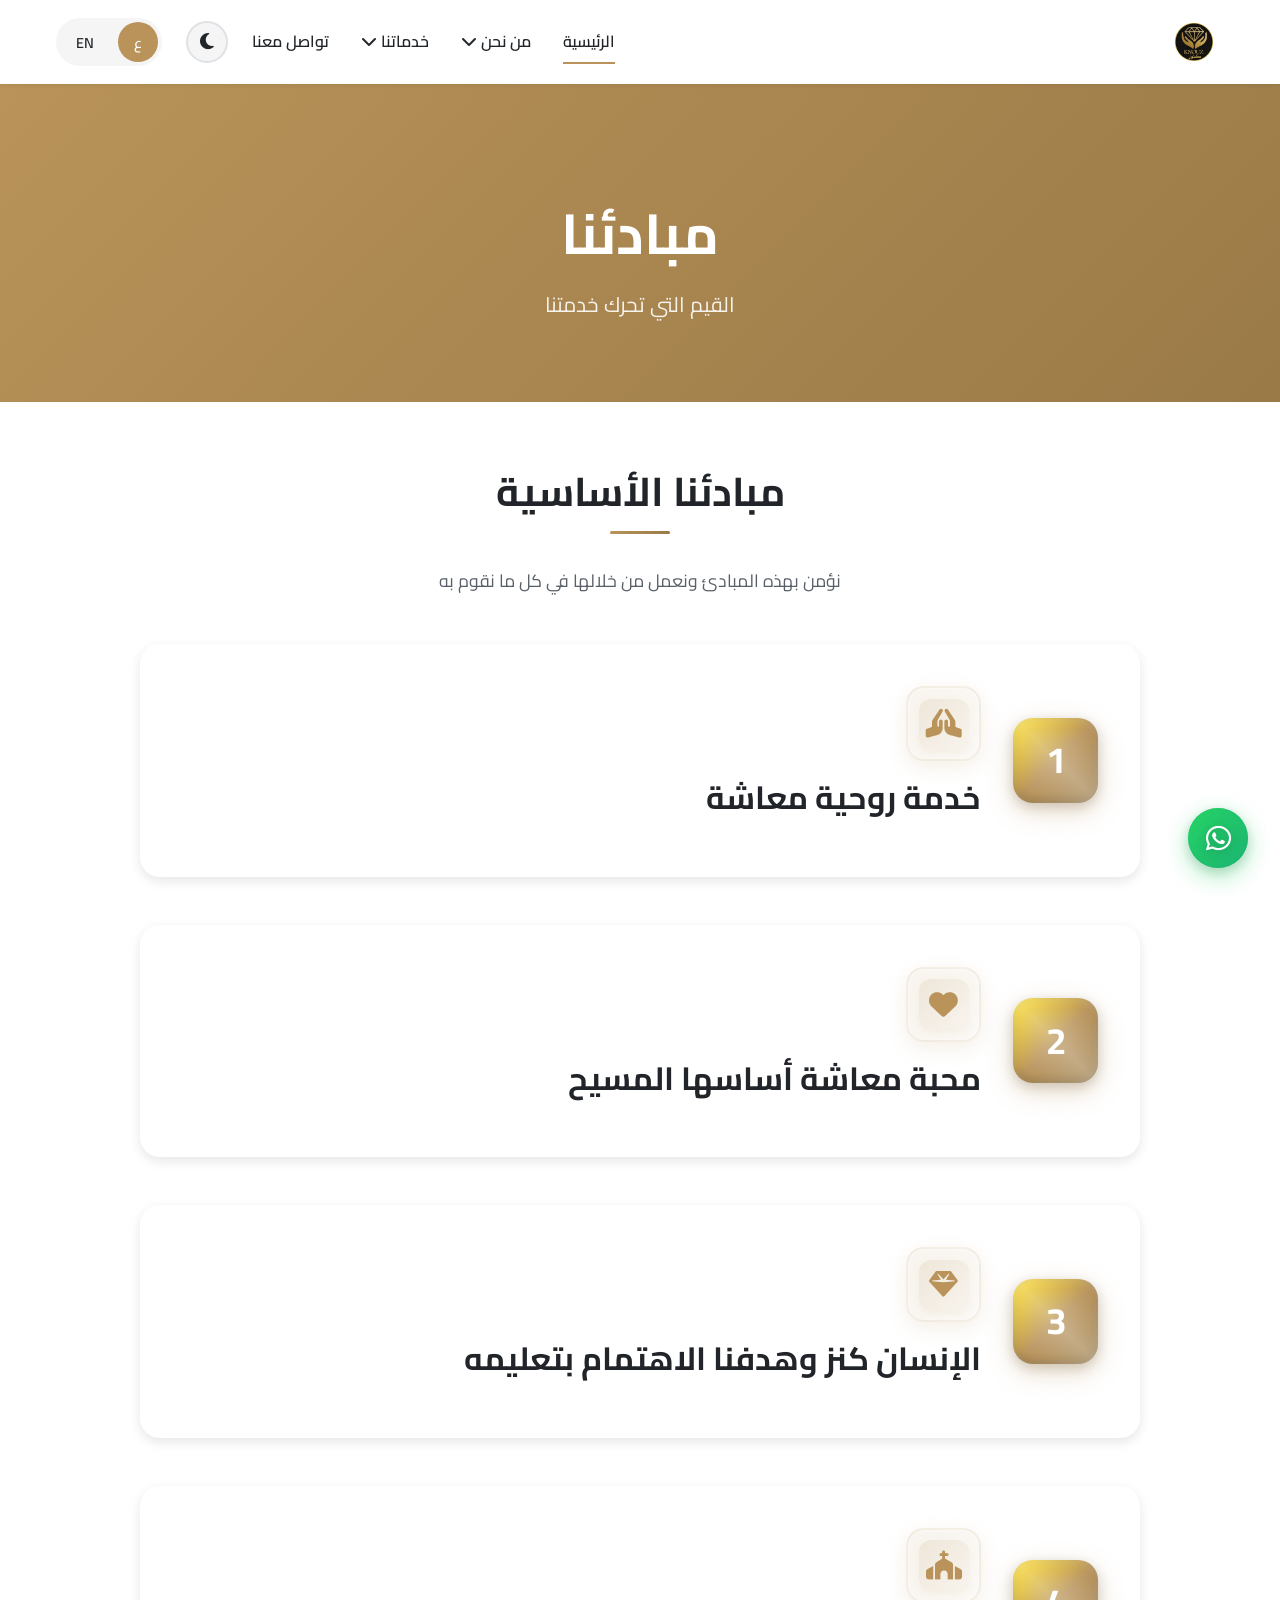
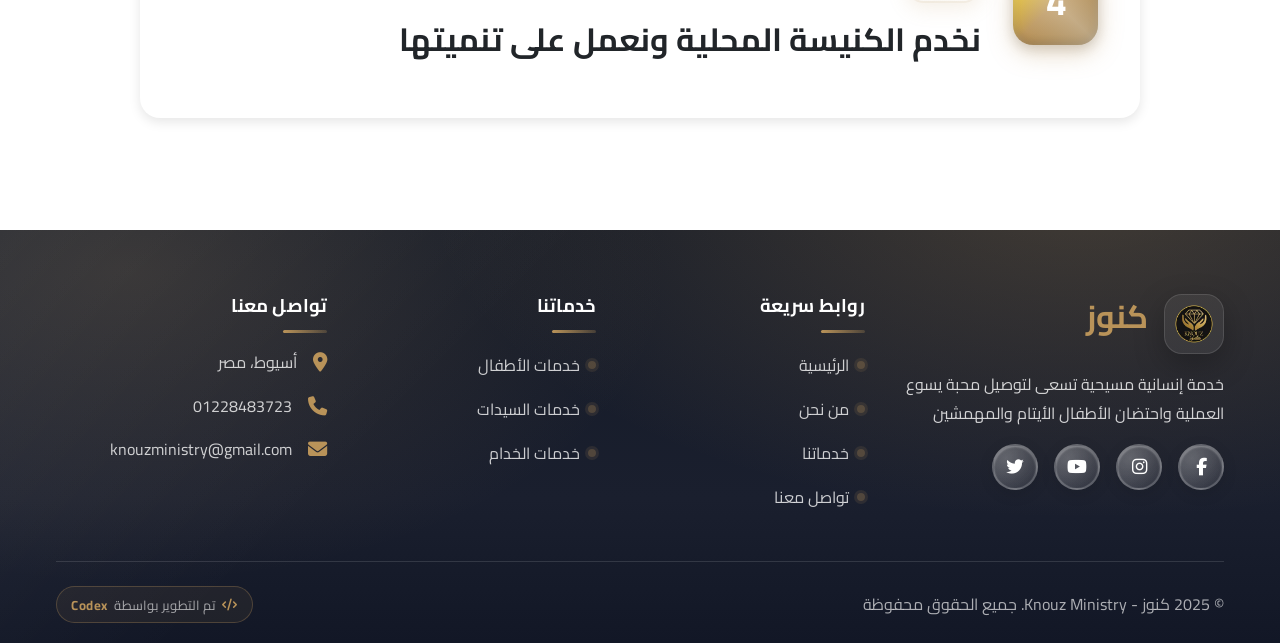
<file: values.html>
﻿<!DOCTYPE html>
<html lang="ar" dir="rtl">
<head>
    <meta charset="UTF-8">
    <meta name="viewport" content="width=device-width, initial-scale=1.0">
    
    <!-- Primary SEO Meta Tags -->
    <title>مبادئنا | كنوز - Knouz Ministry | القيم والمبادئ التي نؤمن بها</title>
    <meta name="description" content="مبادئ وقيم كنوز: تعرف على المبادئ والقيم التي نؤمن بها ونعمل من خلالها في خدمة الأطفال الأيتام والمهمشين. محبة عملية، تعليم وتنمية، تلمذة ونمو، وخدمة المجتمع في صعيد مصر.">
    <meta name="keywords" content="مبادئ كنوز، قيم كنوز، محبة عملية، تعليم وتنمية، تلمذة ونمو، خدمة المجتمع، إيمان مسيحي، صعيد مصر، أسيوط، Knouz values، قيم مسيحية">
    <meta name="author" content="Knouz Ministry - خدمة كنوز">
    <meta name="robots" content="index, follow, max-image-preview:large, max-snippet:-1, max-video-preview:-1">
    <link rel="canonical" href="https://knouze.org/values.html">
    
    <!-- Hreflang -->
    <link rel="alternate" hreflang="ar" href="https://knouze.org/values.html">
    <link rel="alternate" hreflang="en" href="https://knouze.org/values.html">
    <link rel="alternate" hreflang="x-default" href="https://knouze.org/values.html">
    
    <!-- Open Graph / Facebook -->
    <meta property="og:type" content="website">
    <meta property="og:url" content="https://knouze.org/values.html">
    <meta property="og:title" content="مبادئنا | كنوز - Knouz Ministry">
    <meta property="og:description" content="القيم والمبادئ التي تقوم عليها خدمة كنوز: محبة عملية، تعليم، تلمذة، وخدمة المجتمع.">
    <meta property="og:image" content="https://knouze.org/media/og-image.png">
    <meta property="og:image:secure_url" content="https://knouze.org/media/og-image.png">
    <meta property="og:image:type" content="image/png">
    <meta property="og:image:width" content="1200">
    <meta property="og:image:height" content="630">
    <meta property="og:image:alt" content="كنوز - Knouz Ministry Logo">
    <meta property="og:site_name" content="كنوز - Knouz Ministry">
    <meta property="og:locale" content="ar_EG">
    
    <!-- Twitter Card -->
    <meta name="twitter:card" content="summary_large_image">
    <meta name="twitter:title" content="مبادئنا | كنوز - Knouz Ministry">
    <meta name="twitter:description" content="القيم والمبادئ التي تقوم عليها خدمة كنوز في صعيد مصر.">
    <meta name="twitter:image" content="https://knouze.org/media/og-image.png">
    <meta name="twitter:image:alt" content="كنوز - Knouz Ministry Logo">
    
    <!-- Additional SEO -->
    <meta name="theme-color" content="#B99359">
    
    <link rel="preconnect" href="https://fonts.googleapis.com">
    <link rel="preconnect" href="https://fonts.gstatic.com" crossorigin>
    <link rel="preconnect" href="https://cdnjs.cloudflare.com" crossorigin>
    <link rel="preload" href="https://fonts.googleapis.com/css2?family=Cairo:wght@300;400;600;700;900&display=swap" as="style" onload="this.onload=null;this.rel='stylesheet'">
    <noscript><link rel="stylesheet" href="https://fonts.googleapis.com/css2?family=Cairo:wght@300;400;600;700;900&display=swap"></noscript>
    <link rel="preload" href="https://cdnjs.cloudflare.com/ajax/libs/font-awesome/6.4.0/css/all.min.css" as="style" crossorigin onload="this.onload=null;this.rel='stylesheet';var l=this;requestAnimationFrame(function(){try{for(var r=l.sheet.cssRules,i=0;i<r.length;i++)if(r[i] instanceof CSSFontFaceRule)r[i].style.fontDisplay='swap'}catch(e){}})">
    <noscript><link rel="stylesheet" href="https://cdnjs.cloudflare.com/ajax/libs/font-awesome/6.4.0/css/all.min.css"></noscript>
    <link rel="manifest" href="manifest.json">
    <link rel="stylesheet" href="css/style.min.css?v=1.0.2">
    <!-- Prevent FOUC -->
    <script>
    (function(){var t=localStorage.getItem('knouzTheme')||'light';document.documentElement.setAttribute('data-theme',t);var m=document.querySelector('meta[name="theme-color"]');if(m)m.setAttribute('content',t==='dark'?'#0B0E14':'#B99359');})()
    </script>
    <!-- JS (deferred) -->
    <script src="js/translations.min.js?v=1.0.2" defer></script>
    <script src="js/main.min.js?v=1.0.2" defer></script>
    
    <!-- Structured Data - BreadcrumbList -->
    <script type="application/ld+json">
    {
        "@context": "https://schema.org",
        "@type": "BreadcrumbList",
        "itemListElement": [{
            "@type": "ListItem",
            "position": 1,
            "name": "الرئيسية",
            "item": "https://knouze.org/"
        }, {
            "@type": "ListItem",
            "position": 2,
            "name": "من نحن",
            "item": "https://knouze.org/about.html"
        }, {
            "@type": "ListItem",
            "position": 3,
            "name": "مبادئنا",
            "item": "https://knouze.org/values.html"
        }]
    }
    </script>
</head>
<body>
    
        <!-- Header -->
    <header class="header" id="header">
        <div class="container">
            <nav class="navbar">
                <a href="index.html" class="logo">
                    <picture><source srcset="media/logo-sm.webp" type="image/webp"><img src="media/logo-sm.png" alt="Knouz Logo" width="102" height="102"></picture>
                </a>
                
                <div class="lang-switcher" id="langSwitcher">
                    <button class="lang-btn active" data-lang="ar" aria-label="العربية">ع</button>
                    <button class="lang-btn" data-lang="en" aria-label="English">EN</button>
                </div>
                
                <button class="theme-toggle" id="themeToggle" aria-label="Toggle dark mode">
                    <i class="fas fa-moon"></i>
                    <i class="fas fa-sun"></i>
                </button>
                
                <button class="mobile-menu-btn" id="mobileMenuBtn" aria-label="القائمة">
                    <i class="fas fa-bars"></i>
                </button>
                
                <ul class="nav-menu" id="navMenu">
                    <li><a href="index.html" class="active" data-i18n="nav_home">الرئيسية</a></li>
                    <li class="dropdown">
                        <a href="about.html"><span data-i18n="nav_about">من نحن</span> <i class="fas fa-chevron-down"></i></a>
                        <ul class="dropdown-menu">
                            <li><a href="vision.html" data-i18n="nav_about_vision">رؤيتنا</a></li>
                            <li><a href="values.html" data-i18n="nav_about_values">مبادئنا</a></li>
                        </ul>
                    </li>
                    <li class="dropdown">
                        <a href="services.html"><span data-i18n="nav_services">خدماتنا</span> <i class="fas fa-chevron-down"></i></a>
                        <ul class="dropdown-menu">
                            <li><a href="children.html" data-i18n="nav_services_children">خدمات الأطفال</a></li>
                            <li><a href="women.html" data-i18n="nav_services_women">خدمات السيدات</a></li>
                            <li><a href="servants.html" data-i18n="nav_services_servants">خدمات الخدام</a></li>
                        </ul>
                    </li>
                    <li><a href="contact.html" data-i18n="nav_contact">تواصل معنا</a></li>
                </ul>
            </nav>
        </div>
    </header>

    <!-- Page Header -->
    <section class="page-header">
        <div class="container">
            <h1 class="fade-in-up" data-i18n="values_page_title">مبادئنا</h1>
            <p class="fade-in-up delay-1" data-i18n="values_page_subtitle">القيم التي تحرك خدمتنا</p>
        </div>
    </section>

    <!-- Values Content -->
    <section class="values-content">
        <div class="container">
            <div class="section-header" data-aos="fade-up">
                <h2 class="section-title" data-i18n="values_section_title">مبادئنا الأساسية</h2>
                <p class="section-subtitle" data-i18n="values_section_subtitle">نؤمن بهذه المبادئ ونعمل من خلالها في كل ما نقوم به</p>
            </div>

            <div class="values-list">
                <div class="value-item" data-aos="fade-up">
                    <div class="value-number">1</div>
                    <div class="value-content">
                        <div class="value-icon">
                            <i class="fas fa-praying-hands"></i>
                        </div>
                        <h3 data-i18n="values_value_1_title">خدمة روحية معاشة</h3>
                    </div>
                </div>

                <div class="value-item" data-aos="fade-up" data-aos-delay="100">
                    <div class="value-number">2</div>
                    <div class="value-content">
                        <div class="value-icon">
                            <i class="fas fa-heart"></i>
                        </div>
                        <h3 data-i18n="values_value_2_title">محبة معاشة أساسها المسيح</h3>
                    </div>
                </div>

                <div class="value-item" data-aos="fade-up" data-aos-delay="200">
                    <div class="value-number">3</div>
                    <div class="value-content">
                        <div class="value-icon">
                            <i class="fas fa-gem"></i>
                        </div>
                        <h3 data-i18n="values_value_3_title">الإنسان كنز وهدفنا الاهتمام بتعليمه</h3>
                    </div>
                </div>

                <div class="value-item" data-aos="fade-up" data-aos-delay="300">
                    <div class="value-number">4</div>
                    <div class="value-content">
                        <div class="value-icon">
                            <i class="fas fa-church"></i>
                        </div>
                        <h3 data-i18n="values_value_4_title">نخدم الكنيسة المحلية ونعمل على تنميتها</h3>
                    </div>
                </div>
            </div>
        </div>
    </section>

    <!-- Footer -->
    <footer class="footer">
        <div class="container">
            <div class="footer-content">
                <div class="footer-section">
                    <div class="footer-logo">
                        <picture><source srcset="media/logo-sm.webp" type="image/webp"><img src="media/logo-sm.png" alt="Knouz Logo" width="102" height="102"></picture>
                        <h3>كنوز</h3>
                    </div>
                    <p><span data-i18n="footer_description">خدمة إنسانية مسيحية تسعى لتوصيل محبة يسوع العملية واحتضان الأطفال الأيتام والمهمشين</span></p>
                    <div class="social-links">
                        <a href="https://www.facebook.com/share/1D9j5HsZWC/" aria-label="Facebook"><i class="fab fa-facebook-f"></i></a>
                        <a href="#" aria-label="Instagram"><i class="fab fa-instagram"></i></a>
                        <a href="https://www.youtube.com/@knouzministry" aria-label="YouTube"><i class="fab fa-youtube"></i></a>
                        <a href="#" aria-label="Twitter"><i class="fab fa-twitter"></i></a>
                    </div>
                </div>
                
                <div class="footer-section">
                    <h4 data-i18n="footer_quick_links">روابط سريعة</h4>
                    <ul class="footer-links">
                        <li><a href="index.html" data-i18n="nav_home">الرئيسية</a></li>
                        <li><a href="about.html" data-i18n="nav_about">من نحن</a></li>
                        <li><a href="services.html" data-i18n="nav_services">خدماتنا</a></li>
                        <li><a href="contact.html" data-i18n="nav_contact">تواصل معنا</a></li>
                    </ul>
                </div>
                
                <div class="footer-section">
                    <h4 data-i18n="footer_services">خدماتنا</h4>
                    <ul class="footer-links">
                        <li><a href="services.html#children" data-i18n="nav_services_children">خدمات الأطفال</a></li>
                        <li><a href="services.html#women" data-i18n="nav_services_women">خدمات السيدات</a></li>
                        <li><a href="services.html#leaders" data-i18n="nav_services_servants">خدمات الخدام</a></li>
                    </ul>
                </div>
                
                <div class="footer-section">
                    <h4 data-i18n="footer_contact">تواصل معنا</h4>
                    <ul class="footer-contact">
                        <li>
                            <i class="fas fa-map-marker-alt"></i>
                            <span data-i18n="footer_location">أسيوط، مصر</span>
                        </li>
                        <li>
                            <i class="fas fa-phone"></i>
                            <span dir="ltr">01228483723</span>
                        </li>
                        <li>
                            <i class="fas fa-envelope"></i>
                            <span>knouzministry@gmail.com</span>
                        </li>
                    </ul>
                </div>
            </div>
            
            <div class="footer-bottom">
                <p>&copy; 2025 كنوز - Knouz Ministry. <span data-i18n="footer_copyright">جميع الحقوق محفوظة</span></p>
                <a href="https://wa.me/+201029020716" target="_blank" rel="noopener noreferrer" class="codex-credit">
                    <i class="fas fa-code"></i> تم التطوير بواسطة <strong>Codex</strong>
                </a>
            </div>
        </div>
    </footer>

    <!-- WhatsApp Float Button -->
    <a href="https://wa.me/201228483723?text=%D9%85%D8%B1%D8%AD%D8%A8%D9%8B%D8%A7%20%D8%AE%D8%AF%D9%85%D8%A9%20%D9%83%D9%86%D9%88%D8%B2%F0%9F%91%8B%0A%D8%A7%D8%B1%D9%8A%D8%AF%20%D9%85%D8%B9%D8%B1%D9%81%D8%A9%20%D8%A7%D9%84%D9%85%D8%B2%D9%8A%D8%AF%20%D8%B9%D9%86%20%D8%AE%D8%AF%D9%85%D8%A7%D8%AA%D9%83%D9%85" class="whatsapp-float" target="_blank" rel="noopener noreferrer" aria-label="تواصل معنا عبر واتساب">
        <i class="fab fa-whatsapp"></i>
        <span class="whatsapp-tooltip">تواصل معنا 💬</span>
    </a>

    <button class="scroll-top" id="scrollTop" aria-label="العودة لأعلى">
        <i class="fas fa-arrow-up"></i>
    </button>

</body>
</html>
</file>
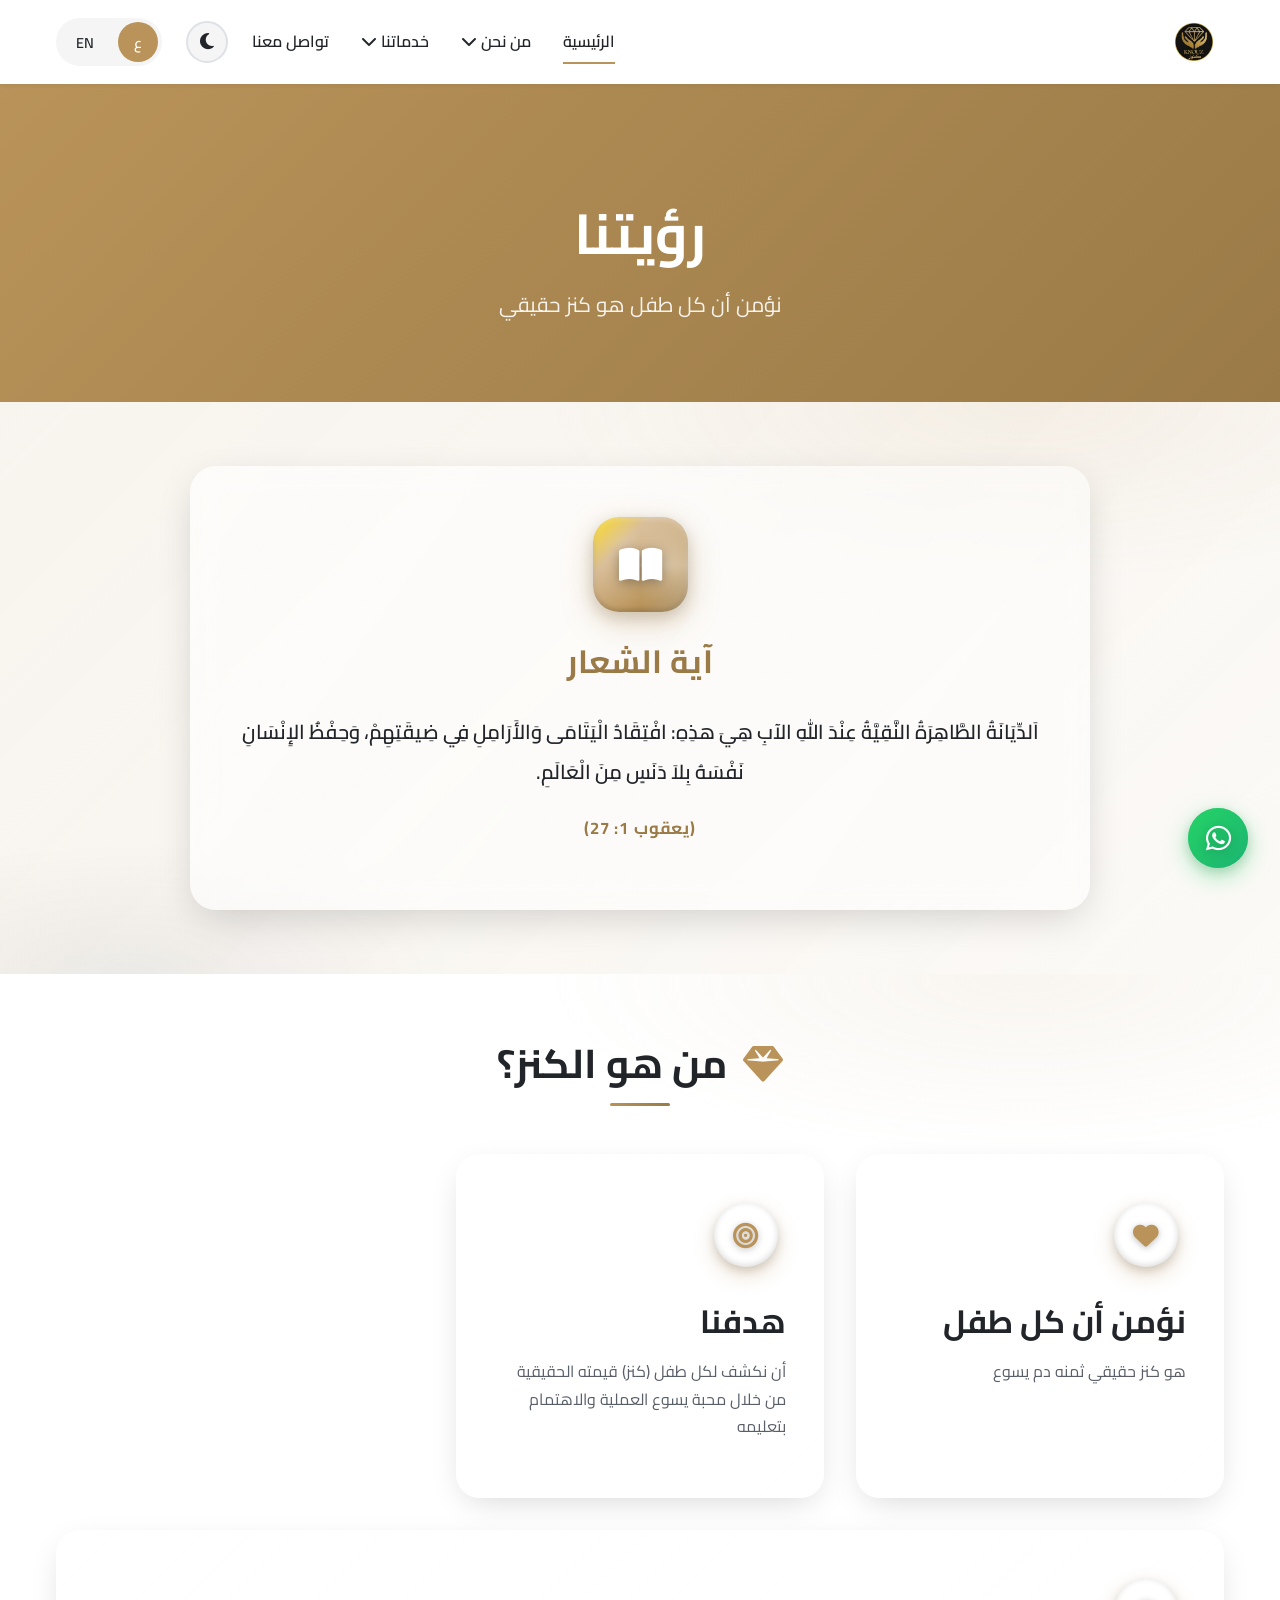
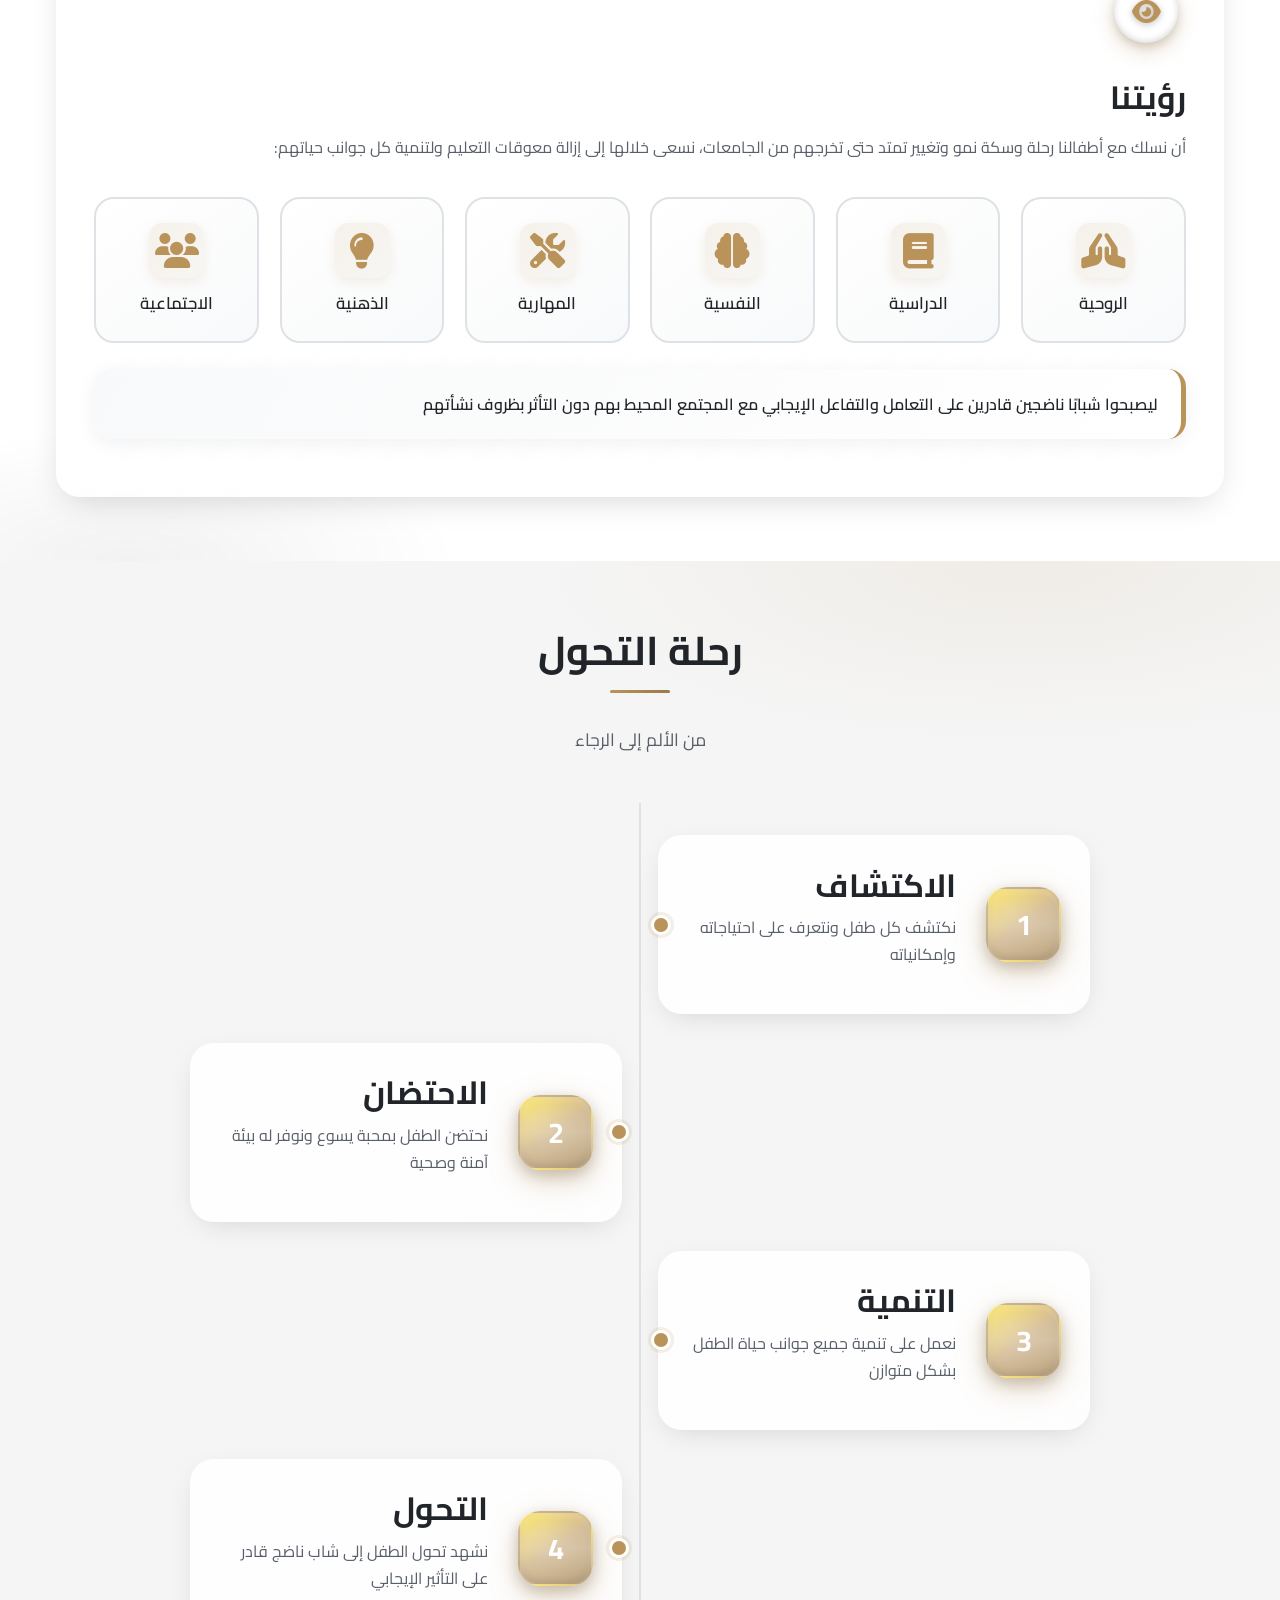
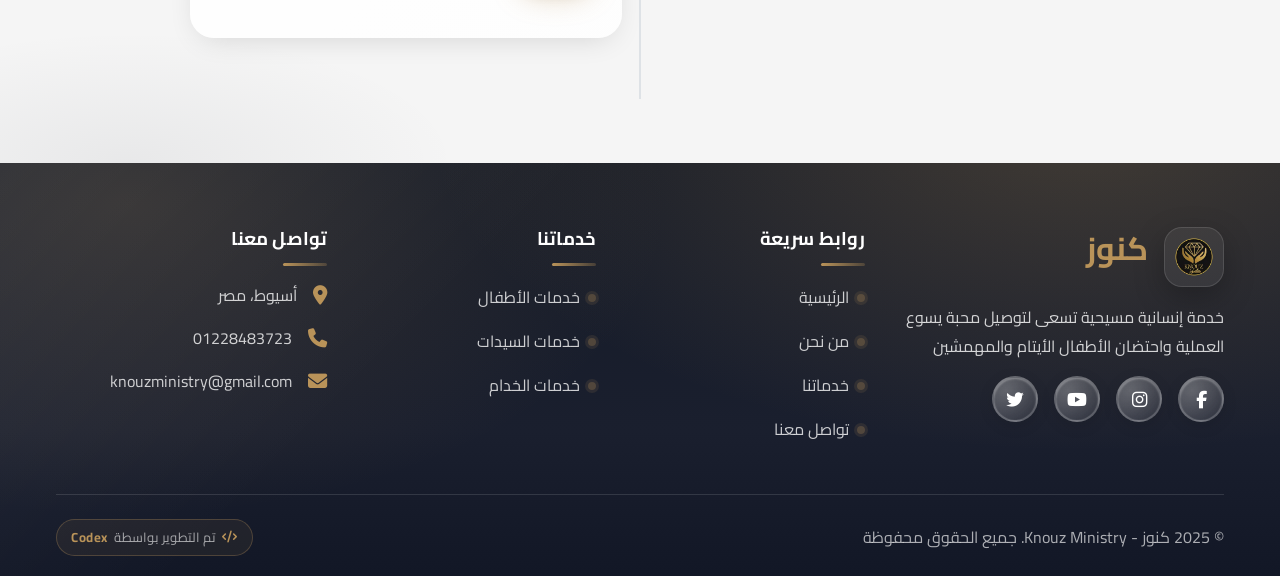
<file: vision.html>
﻿<!DOCTYPE html>
<html lang="ar" dir="rtl">
<head>
    <meta charset="UTF-8">
    <meta name="viewport" content="width=device-width, initial-scale=1.0">
    
    <!-- Primary SEO Meta Tags -->
    <title>رؤيتنا | كنوز - Knouz Ministry | رحلة من الألم إلى الرجاء</title>
    <meta name="description" content="رؤية كنوز: نسعى لتوصيل محبة يسوع العملية واحتضان الأطفال الأيتام والمهمشين ومرافقتهم في رحلة من الألم إلى الرجاء. نؤمن أن كل طفل هو كنز حقيقي ثمنه دم يسوع في صعيد مصر.">
    <meta name="keywords" content="رؤية كنوز، رسالة كنوز، أهداف كنوز، رحلة من الألم إلى الرجاء، كل طفل كنز، محبة يسوع، أطفال أيتام، صعيد مصر، أسيوط، Knouz vision، خدمة مسيحية">
    <meta name="author" content="Knouz Ministry - خدمة كنوز">
    <meta name="robots" content="index, follow, max-image-preview:large, max-snippet:-1, max-video-preview:-1">
    <link rel="canonical" href="https://knouze.org/vision.html">
    
    <!-- Hreflang -->
    <link rel="alternate" hreflang="ar" href="https://knouze.org/vision.html">
    <link rel="alternate" hreflang="en" href="https://knouze.org/vision.html">
    <link rel="alternate" hreflang="x-default" href="https://knouze.org/vision.html">
    
    <!-- Open Graph / Facebook -->
    <meta property="og:type" content="website">
    <meta property="og:url" content="https://knouze.org/vision.html">
    <meta property="og:title" content="رؤيتنا | كنوز - Knouz Ministry | رحلة من الألم إلى الرجاء">
    <meta property="og:description" content="نسعى لتوصيل محبة يسوع العملية واحتضان الأطفال الأيتام والمهمشين ومرافقتهم في رحلة من الألم إلى الرجاء.">
    <meta property="og:image" content="https://knouze.org/media/og-image.png">
    <meta property="og:image:secure_url" content="https://knouze.org/media/og-image.png">
    <meta property="og:image:type" content="image/png">
    <meta property="og:image:width" content="1200">
    <meta property="og:image:height" content="630">
    <meta property="og:image:alt" content="كنوز - Knouz Ministry Logo">
    <meta property="og:site_name" content="كنوز - Knouz Ministry">
    <meta property="og:locale" content="ar_EG">
    
    <!-- Twitter Card -->
    <meta name="twitter:card" content="summary_large_image">
    <meta name="twitter:title" content="رؤيتنا | كنوز - Knouz Ministry">
    <meta name="twitter:description" content="رحلة من الألم إلى الرجاء - نؤمن أن كل طفل هو كنز حقيقي.">
    <meta name="twitter:image" content="https://knouze.org/media/og-image.png">
    <meta name="twitter:image:alt" content="كنوز - Knouz Ministry Logo">
    
    <!-- Additional SEO -->
    <meta name="theme-color" content="#B99359">
    
    <link rel="preconnect" href="https://fonts.googleapis.com">
    <link rel="preconnect" href="https://fonts.gstatic.com" crossorigin>
    <link rel="preconnect" href="https://cdnjs.cloudflare.com" crossorigin>
    <link rel="preload" href="https://fonts.googleapis.com/css2?family=Cairo:wght@300;400;600;700;900&display=swap" as="style" onload="this.onload=null;this.rel='stylesheet'">
    <noscript><link rel="stylesheet" href="https://fonts.googleapis.com/css2?family=Cairo:wght@300;400;600;700;900&display=swap"></noscript>
    <link rel="preload" href="https://cdnjs.cloudflare.com/ajax/libs/font-awesome/6.4.0/css/all.min.css" as="style" crossorigin onload="this.onload=null;this.rel='stylesheet';var l=this;requestAnimationFrame(function(){try{for(var r=l.sheet.cssRules,i=0;i<r.length;i++)if(r[i] instanceof CSSFontFaceRule)r[i].style.fontDisplay='swap'}catch(e){}})">
    <noscript><link rel="stylesheet" href="https://cdnjs.cloudflare.com/ajax/libs/font-awesome/6.4.0/css/all.min.css"></noscript>
    <link rel="manifest" href="manifest.json">
    <link rel="stylesheet" href="css/style.min.css?v=1.0.2">
    <!-- Prevent FOUC -->
    <script>
    (function(){var t=localStorage.getItem('knouzTheme')||'light';document.documentElement.setAttribute('data-theme',t);var m=document.querySelector('meta[name="theme-color"]');if(m)m.setAttribute('content',t==='dark'?'#0B0E14':'#B99359');})()
    </script>
    <!-- JS (deferred) -->
    <script src="js/translations.min.js?v=1.0.2" defer></script>
    <script src="js/main.min.js?v=1.0.2" defer></script>
    
    <!-- Structured Data - BreadcrumbList -->
    <script type="application/ld+json">
    {
        "@context": "https://schema.org",
        "@type": "BreadcrumbList",
        "itemListElement": [{
            "@type": "ListItem",
            "position": 1,
            "name": "الرئيسية",
            "item": "https://knouze.org/"
        }, {
            "@type": "ListItem",
            "position": 2,
            "name": "من نحن",
            "item": "https://knouze.org/about.html"
        }, {
            "@type": "ListItem",
            "position": 3,
            "name": "رؤيتنا",
            "item": "https://knouze.org/vision.html"
        }]
    }
    </script>
</head>
<body>
    
        <!-- Header -->
    <header class="header" id="header">
        <div class="container">
            <nav class="navbar">
                <a href="index.html" class="logo">
                    <picture><source srcset="media/logo-sm.webp" type="image/webp"><img src="media/logo-sm.png" alt="Knouz Logo" width="102" height="102"></picture>
                </a>
                
                <div class="lang-switcher" id="langSwitcher">
                    <button class="lang-btn active" data-lang="ar" aria-label="العربية">ع</button>
                    <button class="lang-btn" data-lang="en" aria-label="English">EN</button>
                </div>
                
                <button class="theme-toggle" id="themeToggle" aria-label="Toggle dark mode">
                    <i class="fas fa-moon"></i>
                    <i class="fas fa-sun"></i>
                </button>
                
                <button class="mobile-menu-btn" id="mobileMenuBtn" aria-label="القائمة">
                    <i class="fas fa-bars"></i>
                </button>
                
                <ul class="nav-menu" id="navMenu">
                    <li><a href="index.html" class="active" data-i18n="nav_home">الرئيسية</a></li>
                    <li class="dropdown">
                        <a href="about.html"><span data-i18n="nav_about">من نحن</span> <i class="fas fa-chevron-down"></i></a>
                        <ul class="dropdown-menu">
                            <li><a href="vision.html" data-i18n="nav_about_vision">رؤيتنا</a></li>
                            <li><a href="values.html" data-i18n="nav_about_values">مبادئنا</a></li>
                        </ul>
                    </li>
                    <li class="dropdown">
                        <a href="services.html"><span data-i18n="nav_services">خدماتنا</span> <i class="fas fa-chevron-down"></i></a>
                        <ul class="dropdown-menu">
                            <li><a href="children.html" data-i18n="nav_services_children">خدمات الأطفال</a></li>
                            <li><a href="women.html" data-i18n="nav_services_women">خدمات السيدات</a></li>
                            <li><a href="servants.html" data-i18n="nav_services_servants">خدمات الخدام</a></li>
                        </ul>
                    </li>
                    <li><a href="contact.html" data-i18n="nav_contact">تواصل معنا</a></li>
                </ul>
            </nav>
        </div>
    </header>

    <!-- Page Header -->
    <section class="page-header">
        <div class="container">
            <h1 class="fade-in-up" data-i18n="vision_page_title">رؤيتنا</h1>
            <p class="fade-in-up delay-1" data-i18n="vision_page_subtitle">نؤمن أن كل طفل هو كنز حقيقي</p>
        </div>
    </section>

    <!-- Bible Verse Section -->
    <section class="bible-verse-section vision-modern">
        <div class="container">
            <div class="verse-card" data-aos="fade-up">
                <div class="verse-icon">
                    <i class="fas fa-book-open"></i>
                </div>
                <h3 data-i18n="vision_verse_title">آية الشعار</h3>
                <p class="verse-text" data-i18n="vision_verse_text">
                    "اَلدِّيَانَةُ الطَّاهِرَةُ النَّقِيَّةُ عِنْدَ اللهِ الآبِ هِيَ هذِهِ: افْتِقَادُ الْيَتَامَى وَالأَرَامِلِ فِي ضِيقَتِهِمْ، وَحِفْظُ الإِنْسَانِ نَفْسَهُ بِلاَ دَنَسٍ مِنَ الْعَالَمِ."
                </p>
                <p class="verse-reference" data-i18n="vision_verse_ref">(يعقوب 1: 27)</p>
            </div>
        </div>
    </section>

    <!-- Vision Content -->
    <section class="vision-content vision-modern">
        <div class="container">
            <div class="vision-intro" data-aos="fade-up">
                <h2 class="section-title with-icon">
                    <i class="fas fa-gem"></i>
                    <span data-i18n="vision_treasure_title">من هو الكنز؟</span>
                </h2>
            </div>

            <div class="vision-grid">
                <div class="vision-card" data-aos="fade-up">
                    <div class="card-icon">
                        <i class="fas fa-heart"></i>
                    </div>
                    <h3 data-i18n="vision_believe_title">نؤمن أن كل طفل</h3>
                    <p data-i18n="vision_believe_desc">هو كنز حقيقي ثمنه دم يسوع</p>
                </div>

                <div class="vision-card" data-aos="fade-up" data-aos-delay="100">
                    <div class="card-icon">
                        <i class="fas fa-bullseye"></i>
                    </div>
                    <h3 data-i18n="vision_goal_title">هدفنا</h3>
                    <p data-i18n="vision_goal_desc">أن نكشف لكل طفل (كنز) قيمته الحقيقية من خلال محبة يسوع العملية والاهتمام بتعليمه</p>
                </div>

                <div class="vision-card full-width" data-aos="fade-up" data-aos-delay="200">
                    <div class="card-icon">
                        <i class="fas fa-eye"></i>
                    </div>
                    <h3 data-i18n="vision_our_vision_title">رؤيتنا</h3>
                    <p data-i18n="vision_our_vision_desc">أن نسلك مع أطفالنا رحلة وسكة نمو وتغيير تمتد حتى تخرجهم من الجامعات، نسعى خلالها إلى إزالة معوقات التعليم ولتنمية كل جوانب حياتهم:</p>
                    <div class="vision-aspects">
                        <div class="aspect">
                            <i class="fas fa-praying-hands"></i>
                            <span data-i18n="vision_aspect_spiritual">الروحية</span>
                        </div>
                        <div class="aspect">
                            <i class="fas fa-book"></i>
                            <span data-i18n="vision_aspect_academic">الدراسية</span>
                        </div>
                        <div class="aspect">
                            <i class="fas fa-brain"></i>
                            <span data-i18n="vision_aspect_psychological">النفسية</span>
                        </div>
                        <div class="aspect">
                            <i class="fas fa-tools"></i>
                            <span data-i18n="vision_aspect_skillful">المهارية</span>
                        </div>
                        <div class="aspect">
                            <i class="fas fa-lightbulb"></i>
                            <span data-i18n="vision_aspect_mental">الذهنية</span>
                        </div>
                        <div class="aspect">
                            <i class="fas fa-users"></i>
                            <span data-i18n="vision_aspect_social">الاجتماعية</span>
                        </div>
                    </div>
                    <p class="vision-goal" data-i18n="vision_goal_outcome">ليصبحوا شبابًا ناضجين قادرين على التعامل والتفاعل الإيجابي مع المجتمع المحيط بهم دون التأثر بظروف نشأتهم</p>
                </div>
            </div>
        </div>
    </section>

    <!-- Journey Section -->
    <section class="journey-section vision-modern">
        <div class="container">
            <div class="section-header" data-aos="fade-up">
                <h2 class="section-title" data-i18n="vision_journey_title">رحلة التحول</h2>
                <p class="section-subtitle" data-i18n="vision_journey_subtitle">من الألم إلى الرجاء</p>
            </div>

            <div class="journey-steps journey-timeline">
                <div class="journey-step" data-aos="fade-right">
                    <div class="step-number">1</div>
                    <div class="step-content">
                        <h3 data-i18n="vision_step_1_title">الاكتشاف</h3>
                        <p data-i18n="vision_step_1_desc">نكتشف كل طفل ونتعرف على احتياجاته وإمكانياته</p>
                    </div>
                </div>

                <div class="journey-step" data-aos="fade-right" data-aos-delay="100">
                    <div class="step-number">2</div>
                    <div class="step-content">
                        <h3 data-i18n="vision_step_2_title">الاحتضان</h3>
                        <p data-i18n="vision_step_2_desc">نحتضن الطفل بمحبة يسوع ونوفر له بيئة آمنة وصحية</p>
                    </div>
                </div>

                <div class="journey-step" data-aos="fade-right" data-aos-delay="200">
                    <div class="step-number">3</div>
                    <div class="step-content">
                        <h3 data-i18n="vision_step_3_title">التنمية</h3>
                        <p data-i18n="vision_step_3_desc">نعمل على تنمية جميع جوانب حياة الطفل بشكل متوازن</p>
                    </div>
                </div>

                <div class="journey-step" data-aos="fade-right" data-aos-delay="300">
                    <div class="step-number">4</div>
                    <div class="step-content">
                        <h3 data-i18n="vision_step_4_title">التحول</h3>
                        <p data-i18n="vision_step_4_desc">نشهد تحول الطفل إلى شاب ناضج قادر على التأثير الإيجابي</p>
                    </div>
                </div>
            </div>
        </div>
    </section>

    <!-- Footer -->
    <footer class="footer">
        <div class="container">
            <div class="footer-content">
                <div class="footer-section">
                    <div class="footer-logo">
                        <picture><source srcset="media/logo-sm.webp" type="image/webp"><img src="media/logo-sm.png" alt="Knouz Logo" width="102" height="102"></picture>
                        <h3>كنوز</h3>
                    </div>
                    <p><span data-i18n="footer_description">خدمة إنسانية مسيحية تسعى لتوصيل محبة يسوع العملية واحتضان الأطفال الأيتام والمهمشين</span></p>
                    <div class="social-links">
                        <a href="https://www.facebook.com/people/%D9%83%D9%86%D9%88%D8%B2-Knouz/" aria-label="Facebook"><i class="fab fa-facebook-f"></i></a>
                        <a href="#" aria-label="Instagram"><i class="fab fa-instagram"></i></a>
                        <a href="https://www.youtube.com/@knouzministry" aria-label="YouTube"><i class="fab fa-youtube"></i></a>
                        <a href="#" aria-label="Twitter"><i class="fab fa-twitter"></i></a>
                    </div>
                </div>
                
                <div class="footer-section">
                    <h4 data-i18n="footer_quick_links">روابط سريعة</h4>
                    <ul class="footer-links">
                        <li><a href="index.html" data-i18n="nav_home">الرئيسية</a></li>
                        <li><a href="about.html" data-i18n="nav_about">من نحن</a></li>
                        <li><a href="services.html" data-i18n="nav_services">خدماتنا</a></li>
                        <li><a href="contact.html" data-i18n="nav_contact">تواصل معنا</a></li>
                    </ul>
                </div>
                
                <div class="footer-section">
                    <h4 data-i18n="footer_services">خدماتنا</h4>
                    <ul class="footer-links">
                        <li><a href="children.html" data-i18n="nav_services_children">خدمات الأطفال</a></li>
                        <li><a href="women.html" data-i18n="nav_services_women">خدمات السيدات</a></li>
                        <li><a href="servants.html" data-i18n="nav_services_servants">خدمات الخدام</a></li>
                    </ul>
                </div>
                
                <div class="footer-section">
                    <h4 data-i18n="footer_contact">تواصل معنا</h4>
                    <ul class="footer-contact">
                        <li>
                            <i class="fas fa-map-marker-alt"></i>
                            <span data-i18n="footer_location">أسيوط، مصر</span>
                        </li>
                        <li>
                            <i class="fas fa-phone"></i>
                            <span dir="ltr">01228483723</span>
                        </li>
                        <li>
                            <i class="fas fa-envelope"></i>
                            <span>knouzministry@gmail.com</span>
                        </li>
                    </ul>
                </div>
            </div>
            
            <div class="footer-bottom">
                <p>&copy; 2025 كنوز - Knouz Ministry. <span data-i18n="footer_copyright">جميع الحقوق محفوظة</span></p>
                <a href="https://wa.me/+201029020716" target="_blank" rel="noopener noreferrer" class="codex-credit">
                    <i class="fas fa-code"></i> تم التطوير بواسطة <strong>Codex</strong>
                </a>
            </div>
        </div>
    </footer>

    <!-- WhatsApp Float Button -->
    <a href="https://wa.me/201228483723?text=%D9%85%D8%B1%D8%AD%D8%A8%D9%8B%D8%A7%20%D8%AE%D8%AF%D9%85%D8%A9%20%D9%83%D9%86%D9%88%D8%B2%F0%9F%91%8B%0A%D8%A7%D8%B1%D9%8A%D8%AF%20%D9%85%D8%B9%D8%B1%D9%81%D8%A9%20%D8%A7%D9%84%D9%85%D8%B2%D9%8A%D8%AF%20%D8%B9%D9%86%20%D8%AE%D8%AF%D9%85%D8%A7%D8%AA%D9%83%D9%85" class="whatsapp-float" target="_blank" rel="noopener noreferrer" aria-label="تواصل معنا عبر واتساب">
        <i class="fab fa-whatsapp"></i>
        <span class="whatsapp-tooltip">تواصل معنا 💬</span>
    </a>

    <button class="scroll-top" id="scrollTop" aria-label="العودة لأعلى">
        <i class="fas fa-arrow-up"></i>
    </button>

</body>
</html>
</file>
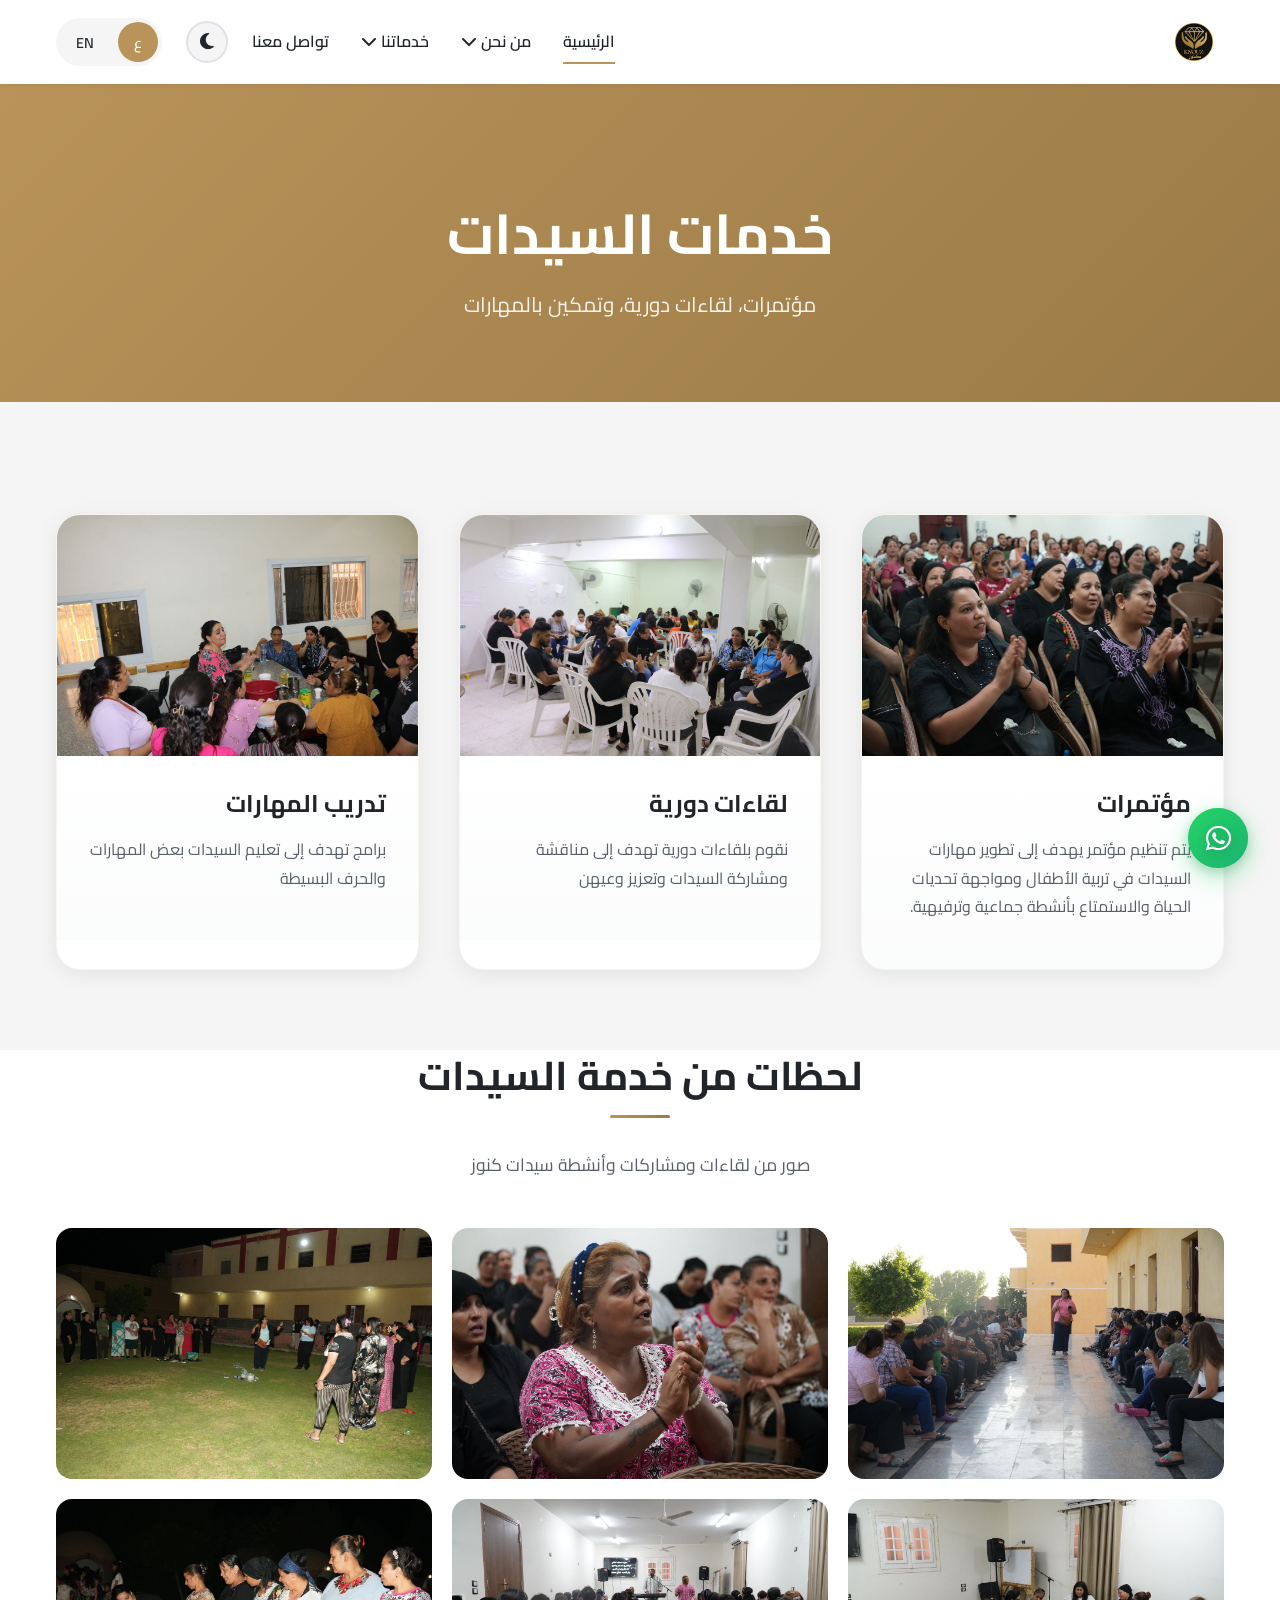
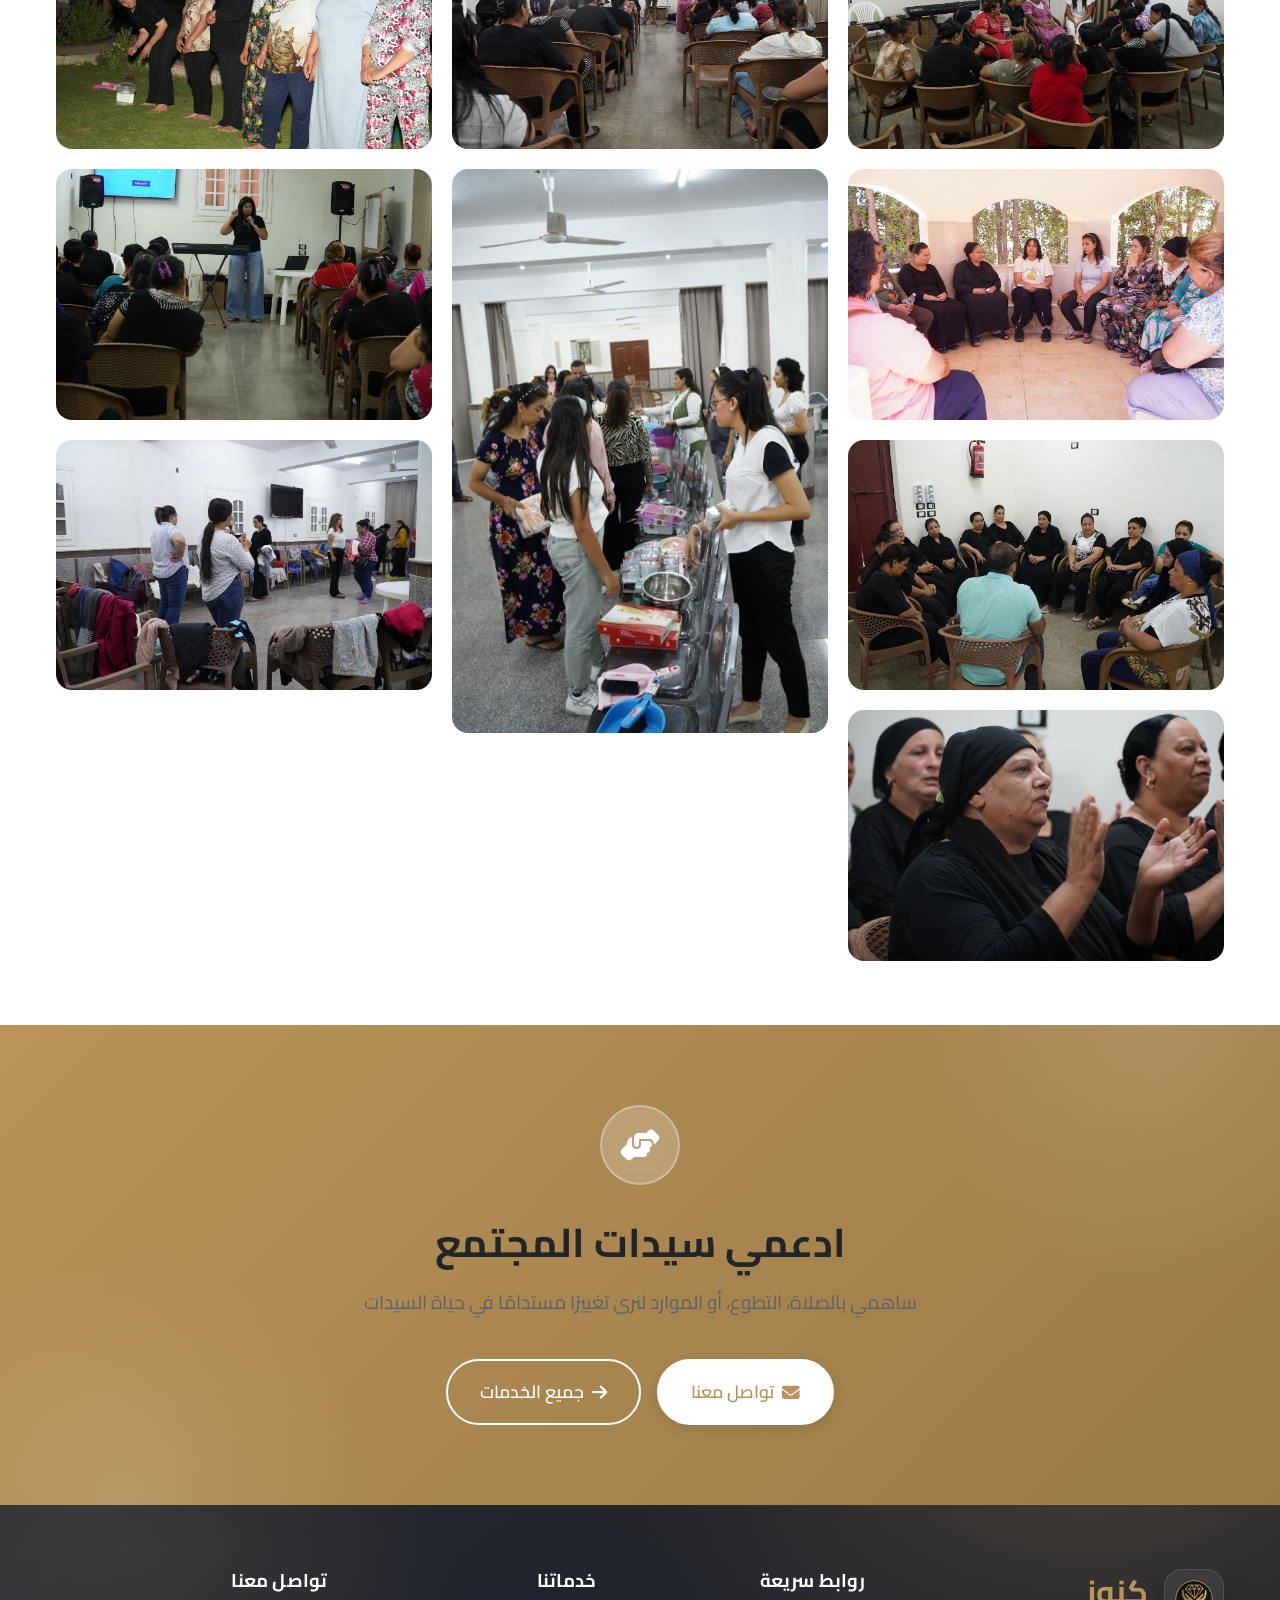
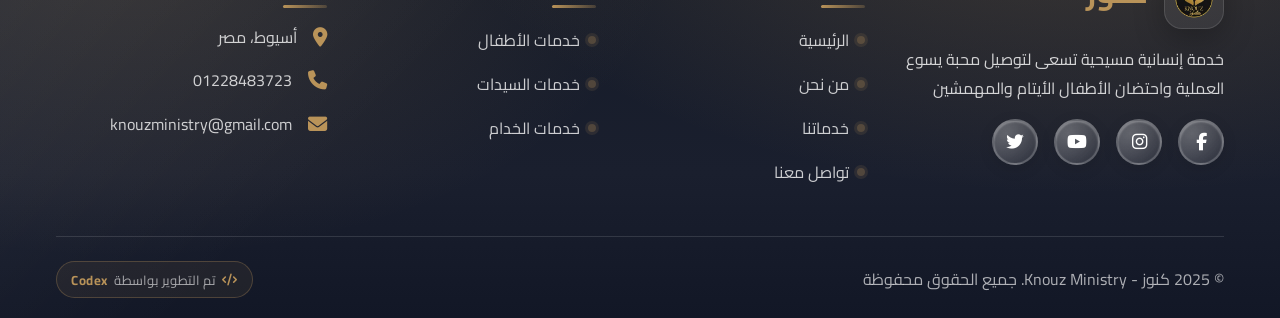
<file: women.html>
﻿<!DOCTYPE html>
<html lang="ar" dir="rtl">
<head>
  <meta charset="UTF-8" />
  <meta name="viewport" content="width=device-width, initial-scale=1.0" />
  
  <!-- Primary SEO Meta Tags -->
  <title>خدمات السيدات | كنوز - Knouz Ministry | مؤتمرات ولقاءات وتمكين بالمهارات</title>
  <meta name="description" content="خدمات كنوز للسيدات: مؤتمرات لتطوير مهارات تربية الأطفال، لقاءات دورية لتعزيز الوعي والمشاركة، وبرامج تدريب المهارات والحرف لتمكين المرأة في صعيد مصر وأسيوط." />
  <meta name="keywords" content="خدمات سيدات كنوز، تمكين المرأة، مؤتمرات سيدات، لقاءات دورية، تدريب مهارات، حرف يدوية، تربية أطفال، صعيد مصر، أسيوط، Knouz women، خدمة السيدات" />
  <meta name="author" content="Knouz Ministry - خدمة كنوز" />
  <meta name="robots" content="index, follow, max-image-preview:large, max-snippet:-1, max-video-preview:-1" />
  <link rel="canonical" href="https://knouze.org/women.html" />
  
  <!-- Hreflang -->
  <link rel="alternate" hreflang="ar" href="https://knouze.org/women.html" />
  <link rel="alternate" hreflang="en" href="https://knouze.org/women.html" />
  <link rel="alternate" hreflang="x-default" href="https://knouze.org/women.html" />
  
  <!-- Open Graph / Facebook -->
  <meta property="og:type" content="website" />
  <meta property="og:url" content="https://knouze.org/women.html" />
  <meta property="og:title" content="خدمات السيدات | كنوز - Knouz Ministry" />
  <meta property="og:description" content="مؤتمرات ولقاءات دورية وتدريب مهارات لتمكين السيدات في صعيد مصر." />
  <meta property="og:image" content="https://knouze.org/media/og-image.png" />
  <meta property="og:image:secure_url" content="https://knouze.org/media/og-image.png" />
  <meta property="og:image:type" content="image/png" />
  <meta property="og:image:width" content="1200" />
  <meta property="og:image:height" content="630" />
  <meta property="og:image:alt" content="كنوز - Knouz Ministry Logo" />
  <meta property="og:site_name" content="كنوز - Knouz Ministry" />
  <meta property="og:locale" content="ar_EG" />
  
  <!-- Twitter Card -->
  <meta name="twitter:card" content="summary_large_image" />
  <meta name="twitter:title" content="خدمات السيدات | كنوز - Knouz Ministry" />
  <meta name="twitter:description" content="مؤتمرات ولقاءات وتمكين بالمهارات للسيدات في صعيد مصر." />
  <meta name="twitter:image" content="https://knouze.org/media/og-image.png" />
  <meta name="twitter:image:alt" content="كنوز - Knouz Ministry Logo" />
  
  <!-- Additional SEO -->
  <meta name="theme-color" content="#B99359" />
  
  <link rel="preconnect" href="https://fonts.googleapis.com">
  <link rel="preconnect" href="https://fonts.gstatic.com" crossorigin>
  <link rel="preconnect" href="https://cdnjs.cloudflare.com" crossorigin>
    <link rel="preload" href="https://fonts.googleapis.com/css2?family=Cairo:wght@300;400;600;700;900&display=swap" as="style" onload="this.onload=null;this.rel='stylesheet'">
    <noscript><link rel="stylesheet" href="https://fonts.googleapis.com/css2?family=Cairo:wght@300;400;600;700;900&display=swap"></noscript>
    <link rel="preload" href="https://cdnjs.cloudflare.com/ajax/libs/font-awesome/6.4.0/css/all.min.css" as="style" crossorigin onload="this.onload=null;this.rel='stylesheet';var l=this;requestAnimationFrame(function(){try{for(var r=l.sheet.cssRules,i=0;i<r.length;i++)if(r[i] instanceof CSSFontFaceRule)r[i].style.fontDisplay='swap'}catch(e){}})">
  <noscript><link rel="stylesheet" href="https://cdnjs.cloudflare.com/ajax/libs/font-awesome/6.4.0/css/all.min.css"></noscript>
  <link rel="manifest" href="manifest.json" />
  <link rel="stylesheet" href="css/style.min.css?v=1.0.2" />
  <link rel="stylesheet" href="css/women-photos.css?v=1.0.0" />
  <!-- Prevent FOUC -->
  <script>
  (function(){var t=localStorage.getItem('knouzTheme')||'light';document.documentElement.setAttribute('data-theme',t);var m=document.querySelector('meta[name="theme-color"]');if(m)m.setAttribute('content',t==='dark'?'#0B0E14':'#B99359');})()
  </script>
  <!-- JS (deferred) -->
  <script src="js/translations.min.js?v=1.0.2" defer></script>
  <script src="js/women-photos.js?v=1.0.0" defer></script>
  <script src="js/main.min.js?v=1.0.2" defer></script>
  
  <!-- Structured Data - BreadcrumbList -->
  <script type="application/ld+json">
  {
      "@context": "https://schema.org",
      "@type": "BreadcrumbList",
      "itemListElement": [{
          "@type": "ListItem",
          "position": 1,
          "name": "الرئيسية",
          "item": "https://knouze.org/"
      }, {
          "@type": "ListItem",
          "position": 2,
          "name": "خدماتنا",
          "item": "https://knouze.org/services.html"
      }, {
          "@type": "ListItem",
          "position": 3,
          "name": "خدمات السيدات",
          "item": "https://knouze.org/women.html"
      }]
  }
  </script>
</head>
<body class="women-page">
      <!-- Header -->
    <header class="header" id="header">
        <div class="container">
            <nav class="navbar">
                <a href="index.html" class="logo">
                    <picture><source srcset="media/logo-sm.webp" type="image/webp"><img src="media/logo-sm.png" alt="Knouz Logo" width="102" height="102"></picture>
                </a>
                
                <div class="lang-switcher" id="langSwitcher">
                    <button class="lang-btn active" data-lang="ar" aria-label="العربية">ع</button>
                    <button class="lang-btn" data-lang="en" aria-label="English">EN</button>
                </div>
                
                <button class="theme-toggle" id="themeToggle" aria-label="Toggle dark mode">
                    <i class="fas fa-moon"></i>
                    <i class="fas fa-sun"></i>
                </button>
                
                <button class="mobile-menu-btn" id="mobileMenuBtn" aria-label="القائمة">
                    <i class="fas fa-bars"></i>
                </button>
                
                <ul class="nav-menu" id="navMenu">
                    <li><a href="index.html" class="active" data-i18n="nav_home">الرئيسية</a></li>
                    <li class="dropdown">
                        <a href="about.html"><span data-i18n="nav_about">من نحن</span> <i class="fas fa-chevron-down"></i></a>
                        <ul class="dropdown-menu">
                            <li><a href="vision.html" data-i18n="nav_about_vision">رؤيتنا</a></li>
                            <li><a href="values.html" data-i18n="nav_about_values">مبادئنا</a></li>
                        </ul>
                    </li>
                    <li class="dropdown">
                        <a href="services.html"><span data-i18n="nav_services">خدماتنا</span> <i class="fas fa-chevron-down"></i></a>
                        <ul class="dropdown-menu">
                            <li><a href="children.html" data-i18n="nav_services_children">خدمات الأطفال</a></li>
                            <li><a href="women.html" data-i18n="nav_services_women">خدمات السيدات</a></li>
                            <li><a href="servants.html" data-i18n="nav_services_servants">خدمات الخدام</a></li>
                        </ul>
                    </li>
                    <li><a href="contact.html" data-i18n="nav_contact">تواصل معنا</a></li>
                </ul>
            </nav>
        </div>
    </header>

  <!-- Page Header (simple & clean) -->
  <section class="page-header">
    <div class="container">
      <h1 data-i18n="women_page_title">خدمات السيدات</h1>
      <p data-i18n="women_page_subtitle">مؤتمرات، لقاءات دورية، وتمكين بالمهارات</p>
    </div>
  </section>

  <!-- Services Cards -->
  <section class="modern-services">
    <div class="container">
      <div class="services-grid">
        <!-- Card 1 -->
        <div class="service-card-modern" data-aos="fade-up">
          <div class="card-image-wrapper">
            <img src="media/photos%20female/5965053814698528169.jpg" alt="مؤتمر السيدات في كنوز" width="1280" height="853" loading="lazy" decoding="async" />
            <div class="card-overlay">
              <div class="card-icon">
                <i class="fas fa-users"></i>
              </div>
            </div>
          </div>
          <div class="card-body">
            <h3 data-i18n="women_conf_title">مؤتمرات</h3>
            <p data-i18n="women_conf_desc">يتم تنظيم مؤتمر يهدف إلى تطوير مهارات السيدات في تربية الأطفال ومواجهة تحديات الحياة والاستمتاع بأنشطة جماعية وترفيهية.</p>
          </div>
        </div>

        <!-- Card 2 -->
        <div class="service-card-modern" data-aos="fade-up" data-aos-delay="100">
          <div class="card-image-wrapper">
            <img src="media/photos%20female/ddd.jpg" alt="لقاءات دورية للسيدات في كنوز" width="1280" height="853" loading="lazy" decoding="async" />
            <div class="card-overlay">
              <div class="card-icon">
                <i class="fas fa-calendar-alt"></i>
              </div>
            </div>
          </div>
          <div class="card-body">
            <h3 data-i18n="women_meetings_title">لقاءات دورية</h3>
            <p data-i18n="women_meetings_desc">نقوم بلقاءات دورية تهدف إلى مناقشة ومشاركة السيدات وتعزيز وعيهن</p>
          </div>
        </div>

        <!-- Card 3 -->
        <div class="service-card-modern" data-aos="fade-up" data-aos-delay="200">
          <div class="card-image-wrapper">
            <img src="media/photos%20female/aaaa.jpg" alt="تدريب مهارات السيدات في كنوز" width="1280" height="853" loading="lazy" decoding="async" />
            <div class="card-overlay">
              <div class="card-icon">
                <i class="fas fa-tools"></i>
              </div>
            </div>
          </div>
          <div class="card-body">
            <h3 data-i18n="women_skills_title">تدريب المهارات</h3>
            <p data-i18n="women_skills_desc">برامج تهدف إلى تعليم السيدات بعض المهارات والحرف البسيطة</p>
          </div>
        </div>
      </div>
    </div>
  </section>

  <!-- Women's ministry photo gallery -->
  <section class="women-gallery" aria-labelledby="womenGalleryTitle">
    <div class="container">
      <div class="section-header">
        <h2 class="section-title" id="womenGalleryTitle" data-i18n="women_gallery_title">لحظات من خدمة السيدات</h2>
        <p class="section-subtitle" data-i18n="women_gallery_subtitle">صور من لقاءات ومشاركات وأنشطة سيدات كنوز</p>
      </div>
      <div class="women-photo-grid">
        <figure><img src="media/photos%20female/5965053814698528173.jpg" alt="السيدات يشاركن في نشاط جماعي مع فريق الخدمة" width="1280" height="853" loading="lazy" decoding="async"></figure>
        <figure><img src="media/photos%20female/5965053814698528163.jpg" alt="السيدات في لقاء للمشاركة والنقاش" width="1280" height="853" loading="lazy" decoding="async"></figure>
        <figure><img src="media/photos%20female/5965053814698528165.jpg" alt="مشاركة السيدات في نقاش جماعي" width="1280" height="853" loading="lazy" decoding="async"></figure>
        <figure><img src="media/photos%20female/5965053814698528164.jpg" alt="لقاء السيدات مع أحد أفراد فريق الخدمة" width="1280" height="853" loading="lazy" decoding="async"></figure>
        <figure><img src="media/photos%20female/5965053814698528167.jpg" alt="مشاركة السيدات في لقاء جماعي" width="1280" height="853" loading="lazy" decoding="async"></figure>
        <figure><img src="media/photos%20female/5965053814698528168.jpg" alt="إحدى السيدات أثناء مشاركتها في اللقاء" width="1280" height="853" loading="lazy" decoding="async"></figure>
        <figure><img src="media/photos%20female/5965053814698528166.jpg" alt="لقاء جماعي للسيدات في كنوز" width="1280" height="853" loading="lazy" decoding="async"></figure>
        <figure><img src="media/photos%20female/5965053814698528170.jpg" alt="السيدات مع فريق الخدمة أثناء توزيع الهدايا" width="853" height="1280" loading="lazy" decoding="async"></figure>
        <figure><img src="media/photos%20female/5965053814698528171.jpg" alt="نشاط جماعي للسيدات في الهواء الطلق" width="1280" height="853" loading="lazy" decoding="async"></figure>
        <figure><img src="media/photos%20female/5965053814698528172.jpg" alt="مشاركة السيدات في ألعاب جماعية" width="1280" height="853" loading="lazy" decoding="async"></figure>
        <figure><img src="media/photos%20female/5965053814698528174.jpg" alt="السيدات أثناء الاستماع إلى إحدى المتحدثات" width="1280" height="853" loading="lazy" decoding="async"></figure>
        <figure><img src="media/photos%20female/5965053814698528479.jpg" alt="السيدات مع فريق الخدمة أثناء اختيار الملابس" width="1280" height="853" loading="lazy" decoding="async"></figure>
      </div>
    </div>
  </section>

  <!-- CTA Section -->
  <section class="modern-cta">
    <div class="container">
      <div class="cta-content" data-aos="fade-up">
        <div class="cta-icon">
          <i class="fas fa-hands-helping"></i>
        </div>
        <h2 data-i18n="women_cta_title">ادعمي سيدات المجتمع</h2>
        <p data-i18n="women_cta_subtitle">ساهمي بالصلاة، التطوع، أو الموارد لنرى تغييرًا مستدامًا في حياة السيدات</p>
        <div class="cta-buttons">
          <a href="contact.html" class="btn btn-primary">
            <i class="fas fa-envelope"></i>
            <span data-i18n="cta_btn_contact">تواصل معنا</span>
          </a>
          <a href="services.html" class="btn btn-outline">
            <i class="fas fa-arrow-right"></i>
            <span data-i18n="women_cta_btn_all">جميع الخدمات</span>
          </a>
        </div>
      </div>
    </div>
  </section>

  <!-- Footer -->
  <footer class="footer">
    <div class="container">
      <div class="footer-content">
        <div class="footer-section">
          <div class="footer-logo">
            <picture><source srcset="media/logo-sm.webp" type="image/webp"><img src="media/logo-sm.png" alt="Knouz Logo" width="80" height="80" loading="lazy"></picture>
            <h3>كنوز</h3>
          </div>
          <p><span data-i18n="footer_description">خدمة إنسانية مسيحية تسعى لتوصيل محبة يسوع العملية واحتضان الأطفال الأيتام والمهمشين</span></p>
          <div class="social-links">
            <a href="#" aria-label="Facebook"><i class="fab fa-facebook-f"></i></a>
            <a href="#" aria-label="Instagram"><i class="fab fa-instagram"></i></a>
            <a href="#" aria-label="YouTube"><i class="fab fa-youtube"></i></a>
            <a href="#" aria-label="Twitter"><i class="fab fa-twitter"></i></a>
          </div>
        </div>
        <div class="footer-section">
          <h4 data-i18n="footer_quick_links">روابط سريعة</h4>
          <ul class="footer-links">
            <li><a href="index.html" data-i18n="nav_home">الرئيسية</a></li>
            <li><a href="about.html" data-i18n="nav_about">من نحن</a></li>
            <li><a href="services.html" data-i18n="nav_services">خدماتنا</a></li>
            <li><a href="contact.html" data-i18n="nav_contact">تواصل معنا</a></li>
          </ul>
        </div>
        <div class="footer-section">
          <h4 data-i18n="footer_services">خدماتنا</h4>
          <ul class="footer-links">
            <li><a href="children.html" data-i18n="nav_services_children">خدمات الأطفال</a></li>
            <li><a href="women.html" data-i18n="nav_services_women">خدمات السيدات</a></li>
            <li><a href="servants.html" data-i18n="nav_services_servants">خدمات الخدام</a></li>
          </ul>
        </div>
        <div class="footer-section">
          <h4 data-i18n="footer_contact">تواصل معنا</h4>
          <ul class="footer-contact">
            <li><i class="fas fa-map-marker-alt"></i><span data-i18n="footer_location">أسيوط، مصر</span></li>
            <li><i class="fas fa-phone"></i><span dir="ltr">01228483723</span></li>
            <li><i class="fas fa-envelope"></i><span>knouzministry@gmail.com</span></li>
          </ul>
        </div>
      </div>
      <div class="footer-bottom">
        <p>&copy; 2025 كنوز - Knouz Ministry. <span data-i18n="footer_copyright">جميع الحقوق محفوظة</span></p>
        <a href="https://wa.me/+201029020716" target="_blank" rel="noopener noreferrer" class="codex-credit">
          <i class="fas fa-code"></i> تم التطوير بواسطة <strong>Codex</strong>
        </a>
      </div>
    </div>
  </footer>

  <!-- WhatsApp Float Button -->
  <a href="https://wa.me/201228483723?text=%D9%85%D8%B1%D8%AD%D8%A8%D9%8B%D8%A7%20%D8%AE%D8%AF%D9%85%D8%A9%20%D9%83%D9%86%D9%88%D8%B2%F0%9F%91%8B%0A%D8%A7%D8%B1%D9%8A%D8%AF%20%D9%85%D8%B9%D8%B1%D9%81%D8%A9%20%D8%A7%D9%84%D9%85%D8%B2%D9%8A%D8%AF%20%D8%B9%D9%86%20%D8%AE%D8%AF%D9%85%D8%A7%D8%AA%D9%83%D9%85" class="whatsapp-float" target="_blank" rel="noopener noreferrer" aria-label="تواصل معنا عبر واتساب">
    <i class="fab fa-whatsapp"></i>
    <span class="whatsapp-tooltip">تواصل معنا 💬</span>
  </a>

  <button class="scroll-top" id="scrollTop" aria-label="العودة لأعلى"><i class="fas fa-arrow-up"></i></button>
</body>
</html>
</file>
<file: css/children-photos.css>
/* Photos from the children's ministry: keep faces visible at every screen size. */
.hero-slider {
    height: clamp(560px, calc(100svh - 84px), 960px);
    min-height: 0;
    background: #141a27;
}

.hero-slider .slider-container {
    height: 100%;
    min-height: 0;
}

.hero-slider .slide {
    position: absolute;
    height: 100%;
    min-height: 0;
    align-items: flex-end;
    pointer-events: none;
}

.hero-slider .slide.active {
    z-index: 1;
    pointer-events: auto;
}

.hero-slider .hero-photo {
    position: absolute;
    inset: 0;
    display: block;
    width: 100%;
    height: 100%;
    pointer-events: none;
}

.hero-slider .hero-photo img {
    width: 100%;
    height: 100%;
    object-fit: cover;
    object-position: center 45%;
}

.hero-slider .slide::before {
    content: "";
    position: absolute;
    inset: 0;
    z-index: 1;
    background: linear-gradient(180deg, transparent 40%, rgba(20, 26, 39, .22) 60%, rgba(20, 26, 39, .9));
    pointer-events: none;
}

.hero-slider .slide-content {
    position: relative;
    z-index: 2;
    display: block;
    width: 100%;
    max-width: 850px;
    min-height: 0;
    padding: 2rem 2rem 5rem;
}

.hero-slider .hero-caption {
    padding: 0;
    color: #fff;
    text-shadow: 0 2px 12px rgba(0, 0, 0, .45);
}

.hero-slider .hero-caption h1 {
    font-size: clamp(2rem, 3.2vw, 3rem);
    line-height: 1.35;
    margin-bottom: .65rem;
    color: #fff;
}

.hero-slider .hero-caption p {
    font-size: clamp(1rem, 1.35vw, 1.2rem);
    line-height: 1.7;
    margin-bottom: 1.25rem;
    color: #fff;
}

.hero-slider .hero-actions .btn {
    padding: .75rem 1.65rem;
    font-size: 1rem;
    text-shadow: none;
}

.hero-slider .hero-actions .btn-outline {
    color: #fff;
    border-color: rgba(255, 255, 255, .8);
}

.hero-slider .slider-btn,
.hero-slider .slider-dots {
    z-index: 3;
}

.hero-slider .slider-btn {
    color: #fff;
}

[dir="ltr"] .hero-slider .slider-btn i {
    transform: scaleX(-1);
}

.hero-slider .slider-dot.active {
    background: #fff;
}

.children-services .service-image img {
    height: auto;
    aspect-ratio: 3 / 2;
    object-position: center;
}

.children-card-photo {
    width: 100%;
    height: auto;
    aspect-ratio: 3 / 2;
    object-fit: cover;
    border-radius: 16px;
    margin-bottom: 1.5rem;
}

.children-gallery {
    padding: 0 0 4rem;
}

.children-photo-grid {
    columns: 3;
    column-gap: 1.25rem;
}

.children-photo-grid figure {
    margin: 0 0 1.25rem;
    break-inside: avoid;
    overflow: hidden;
    border-radius: 16px;
    background: var(--surface-alt);
}

.children-photo-grid img {
    display: block;
    width: 100%;
    height: auto;
}

@media (max-width: 768px) {
    .hero-slider {
        height: calc(66.6667vw + 280px);
        min-height: 0;
    }

    .hero-slider .hero-photo {
        height: auto;
        aspect-ratio: 3 / 2;
    }

    .hero-slider .hero-photo img {
        object-fit: contain;
    }

    .hero-slider .slide::before {
        height: calc(66.6667vw + 1px);
        background: linear-gradient(180deg, transparent 65%, #141a27);
    }

    .hero-slider .slide-content {
        padding: 0 1.5rem 4rem;
    }

    .hero-slider .hero-caption h1 {
        font-size: 1.85rem;
    }

    .hero-slider .hero-caption p {
        font-size: 1rem;
    }

    .hero-slider .hero-actions {
        gap: .75rem;
    }

    .hero-slider .hero-actions .btn {
        padding: .7rem 1.25rem;
    }

    .hero-slider .slider-btn {
        top: 33.3333vw;
    }

    .hero-slider .slider-dots {
        bottom: 1.5rem;
    }

    .children-photo-grid {
        columns: 2;
    }
}

@media (max-width: 480px) {
    .children-photo-grid {
        columns: 1;
    }
}
</file>
<file: css/words-strip.css>
/* Words strip: seamless loop, nine tiles visible on mobile like desktop. */
.partners .logos-strip {
    direction: ltr;
}

.partners .logos-track {
    width: max-content;
    gap: 0;
    animation: scrollX 40s linear infinite;
    will-change: transform;
}

.partners .logo-item {
    margin-right: 2rem;
    unicode-bidi: plaintext;
}

@media (max-width: 768px) {
    .partners .logos-strip {
        container-type: inline-size;
        --word-gap: 6px;
    }

    .partners .logos-track {
        animation-duration: 20s;
    }

    .partners .logo-item {
        width: calc((100cqw - 8 * var(--word-gap)) / 9);
        min-width: 0;
        margin-right: var(--word-gap);
        padding: .4rem 0;
        border-radius: 6px;
        font-size: clamp(8px, 2.5cqw, 14px);
        white-space: nowrap;
    }
}

@media (prefers-reduced-motion: reduce) {
    .partners .logos-track {
        animation-play-state: paused;
    }
}
</file>
<file: css/secondary-photos.css>
/* Secondary school photos, loaded only on the children's page. */
.secondary-gallery {
    padding: 0 0 4rem;
    scroll-margin-top: 100px;
}

.secondary-photo-grid {
    display: grid;
    grid-template-columns: repeat(3, minmax(0, 1fr));
    gap: 1.25rem;
}

.secondary-photo-grid figure {
    margin: 0;
    overflow: hidden;
    border: 1px solid var(--border-color);
    border-radius: 16px;
    background: var(--surface-alt);
}

.secondary-photo-grid img {
    display: block;
    width: 100%;
    height: auto;
}

.secondary-photo-grid figcaption {
    padding: 1rem;
    color: var(--text-dark);
    line-height: 1.7;
}

@media (max-width: 768px) {
    .secondary-photo-grid {
        grid-template-columns: 1fr;
    }
}
</file>
<file: css/leaders-photos.css>
/* Leadership training photos, loaded only on the servants page. */
.servants-services .servant-card-photo {
    display: block;
    width: 100%;
    height: auto;
    margin: 1.25rem 0;
    border-radius: 16px;
}

.leaders-gallery {
    padding: 0 0 4rem;
    scroll-margin-top: 100px;
}

.leaders-photo-grid {
    display: grid;
    grid-template-columns: repeat(2, minmax(0, 1fr));
    gap: 1.5rem;
}

.leaders-photo-grid figure {
    margin: 0;
    overflow: hidden;
    border-radius: 18px;
    background: var(--surface-alt);
    border: 1px solid var(--border-color);
}

.leaders-photo-grid img {
    display: block;
    width: 100%;
    height: auto;
}

.leaders-photo-grid figcaption {
    padding: 1rem 1.25rem;
    color: var(--text-dark);
    line-height: 1.7;
}

.leaders-gallery-link {
    display: inline-flex;
    margin-top: 1rem;
}

@media (max-width: 600px) {
    .leaders-photo-grid {
        grid-template-columns: 1fr;
        gap: 1rem;
    }
}
</file>
<file: css/services-cards.css>
/* Matching photo cards for the three ministry services. */
.services-overview .services-cards {
    grid-template-columns: repeat(3, minmax(0, 1fr));
    gap: 1.5rem;
    align-items: stretch;
}

.services-overview .service-overview-card {
    display: flex;
    flex-direction: column;
    padding: 0;
    background: var(--card-bg);
}

.services-overview .service-overview-photo {
    display: block;
    width: 100%;
    height: auto;
    aspect-ratio: 3 / 2;
    object-fit: cover;
}

.services-overview .service-overview-body {
    display: flex;
    flex: 1;
    flex-direction: column;
    align-items: center;
    padding: 1.5rem;
}

.services-overview .service-overview-card .card-icon {
    flex: none;
    width: 56px;
    height: 56px;
    margin: 0 0 1rem;
    transform: none;
}

.services-overview .card-icon i {
    font-size: 1.5rem;
}

.services-overview .service-overview-card h3 {
    margin: 0 0 .65rem;
    font-size: 1.5rem;
    line-height: 1.4;
    color: var(--text-dark);
}

.services-overview .service-overview-card p {
    margin: 0 0 1rem;
    line-height: 1.7;
    color: var(--text-light);
}

.services-overview .card-arrow {
    margin-top: auto;
    padding-top: .5rem;
    animation: none;
}

@media (max-width: 992px) {
    .services-overview .services-cards {
        gap: 1rem;
    }

    .services-overview .service-overview-body {
        padding: 1.25rem 1rem;
    }
}

@media (max-width: 600px) {
    .services-overview .services-cards {
        grid-template-columns: 1fr;
        gap: 1.5rem;
    }
}
</file>
<file: css/women-photos.css>
/* Styles loaded only by the women's services page. */
.women-page .services-grid {
    grid-template-columns: repeat(auto-fit, minmax(min(100%, 320px), 1fr));
}

.women-page .card-image-wrapper {
    height: auto;
    aspect-ratio: 3 / 2;
}

.women-page .card-image-wrapper img {
    display: block;
    width: 100%;
    height: 100%;
    object-fit: contain;
}

.women-page .service-card-modern:hover .card-image-wrapper img {
    transform: none;
}

.women-page .card-overlay {
    display: none;
}

.women-gallery {
    padding: 0 0 4rem;
}

.women-photo-grid {
    columns: 3;
    column-gap: 1.25rem;
}

.women-photo-grid figure {
    margin: 0 0 1.25rem;
    break-inside: avoid;
    overflow: hidden;
    border-radius: 16px;
    background: var(--surface-alt);
}

.women-photo-grid img {
    display: block;
    width: 100%;
    height: auto;
}

@media (max-width: 992px) {
    .women-photo-grid {
        columns: 2;
    }
}

@media (max-width: 600px) {
    .women-photo-grid {
        columns: 1;
    }
}
</file>
<file: css/style.min.css>
@keyframes fadeInUp{0%{opacity:0;transform:translateY(30px)}to{opacity:1;transform:translateY(0)}}@keyframes gradientShift{0%{transform:rotate(0deg)}to{transform:rotate(360deg)}}@keyframes ripple-animation{to{transform:scale(4);opacity:0}}@keyframes scrollX{0%{transform:translateX(0)}to{transform:translateX(-50%)}}@keyframes whatsappBounce{0%,30%,60%,to{transform:translateY(0)}15%{transform:translateY(-8px)}45%{transform:translateY(-5px)}}@keyframes whatsappPulse{0%{transform:scale(1);opacity:.6}to{transform:scale(1.8);opacity:0}}@keyframes scrollBtnShine{0%,to{transform:translateX(-100%) rotate(45deg)}50%{transform:translateX(100%) rotate(45deg)}}@keyframes iconPulse{0%,to{transform:scale(1)}50%{transform:scale(1.05)}}@keyframes iconRotate{0%{transform:rotate(0deg)}to{transform:rotate(360deg)}}@keyframes valueShine{0%{transform:translateX(-100%) translateY(-100%) rotate(45deg)}to{transform:translateX(100%) translateY(100%) rotate(45deg)}}@keyframes bounce{0%,to{transform:translateY(0)}50%{transform:translateY(10px)}}@keyframes servantIconRotate{0%{transform:rotate(0deg)}to{transform:rotate(360deg)}}@keyframes donationPulse{0%,to{transform:scale(1)}50%{transform:scale(1.05)}}@keyframes donationRotate{0%{transform:rotate(0deg)}to{transform:rotate(360deg)}}@keyframes infoIconPulse{0%,to{transform:scale(1)}50%{transform:scale(1.05)}}:root{--primary-color:#B99359;--primary-dark:#9A7A47;--primary-light:#D4B68C;--secondary-color:#212529;--accent-color:#F8F9FA;--text-dark:#212529;--text-light:#595F69;--white:#FFFFFF;--gold:#B99359;--dark-blue:#1A1F2E;--light-gray:#F5F5F5;--border-color:#DEE2E6;--success:#28A745;--danger:#DC3545;--surface:#FFFFFF;--surface-alt:#fffef9;--card-bg:#ffffff;--overlay-bg:#000;--footer-start:#141A27;--footer-end:#121726;--gold-gradient-1:#D4AF37;--gold-gradient-2:#FFD700;--gold-gradient-3:#B8935A;--gold-gradient-4:#C9A961;--font-primary:'Cairo', sans-serif;--transition-fast:0.2s ease;--transition-normal:0.3s ease;--transition-slow:0.5s ease;--shadow-sm:0 2px 4px rgba(0,0,0,0.05);--shadow-md:0 4px 12px rgba(0,0,0,0.1);--shadow-lg:0 8px 24px rgba(0,0,0,0.15);--shadow-xl:0 16px 48px rgba(0,0,0,0.2);--spacing-xs:0.5rem;--spacing-sm:1rem;--spacing-md:2rem;--spacing-lg:3rem;--spacing-xl:4rem}[data-theme=dark]{--primary-color:#C5A165;--primary-dark:#A68249;--primary-light:#DDC095;--secondary-color:#E2E8F0;--accent-color:#1A1F2E;--text-dark:#F3F4F6;--text-light:#9BA3AF;--white:#0B0E14;--gold:#C5A165;--dark-blue:#080A0F;--light-gray:#121722;--border-color:#242B3D;--success:#2EBA4E;--danger:#E84C58;--surface:#121722;--surface-alt:#1A1F2E;--card-bg:#121722;--overlay-bg:rgba(11, 14, 20, 0.85);--footer-start:#0B0E14;--footer-end:#05070A;--gold-gradient-1:#C5A165;--gold-gradient-2:#FFD700;--gold-gradient-3:#B8935A;--gold-gradient-4:#DDC095;--shadow-sm:0 2px 4px rgba(0,0,0,0.3);--shadow-md:0 4px 12px rgba(0,0,0,0.4);--shadow-lg:0 8px 24px rgba(0,0,0,0.5);--shadow-xl:0 16px 48px rgba(0,0,0,0.6)}*{margin:0;padding:0;box-sizing:border-box}html{scroll-behavior:smooth;font-size:16px}body,html,img{max-width:100%}body,html{overflow-x:hidden}body{font-family:var(--font-primary);line-height:1.7;color:var(--text-dark);background-color:var(--white);direction:rtl;transition:background-color .3s ease,color .3s ease}.container{width:100%;max-width:1200px;margin:0 auto;padding:0 var(--spacing-sm)}img{height:auto;display:block}a{text-decoration:none;color:inherit;transition:var(--transition-normal)}ul{list-style:none}button{border:0;background:0 0;cursor:pointer;font-family:inherit}section{padding:var(--spacing-xl)0}h1,h2,h3,h4,h5,h6,p{margin-bottom:var(--spacing-sm)}h1,h2,h3,h4,h5,h6{font-weight:700;line-height:1.3;color:var(--text-dark)}h1{font-size:3rem}h2{font-size:2.5rem}.play-button i,h3{font-size:2rem}h4{font-size:1.5rem}h5{font-size:1.25rem}.btn,h6{font-size:1rem}p{color:var(--text-light)}.btn{display:inline-block;padding:15px 35px;border-radius:50px;font-weight:600;transition:var(--transition-normal);text-align:center;cursor:pointer}.btn:focus-visible{outline:3px solid var(--primary-color);outline-offset:2px}.btn-primary{background:linear-gradient(135deg,var(--primary-color),var(--primary-dark));color:var(--white);box-shadow:var(--shadow-md)}.btn-primary:hover{transform:translateY(-3px);box-shadow:var(--shadow-lg)}.btn-outline{background:0 0;color:var(--primary-color);border:2px solid var(--primary-color)}.btn-outline:hover{background:var(--primary-color);color:var(--white)}.header{position:fixed;top:0;right:0;left:0;width:100%;z-index:1000;background:var(--white);box-shadow:var(--shadow-sm);transition:var(--transition-normal)}.header.scrolled{box-shadow:var(--shadow-md)}.navbar{display:flex;align-items:center;padding:.75rem 0;min-height:70px;width:100%;max-width:100%;flex-wrap:nowrap;gap:1.5rem}.logo,.nav-menu a::after{transition:var(--transition-normal)}.logo,.nav-menu{display:flex;align-items:center}.logo{margin-left:auto}.logo:hover,.video-link:hover .video-thumbnail img{opacity:.8}.logo img{width:60px;height:60px;object-fit:contain;cursor:pointer}.nav-menu{gap:2rem}.nav-menu a{color:var(--text-dark);font-weight:600;padding:.5rem 0;position:relative}.nav-menu a::after{content:"";position:absolute;bottom:0;right:0;width:0;height:2px;background:var(--primary-color)}.contact-form button[type=submit],.nav-menu a.active::after,.nav-menu a:hover::after{width:100%}.lang-switcher{display:flex;gap:.5rem;background:var(--light-gray);padding:.25rem;border-radius:25px;flex-shrink:0;order:10}.lang-btn,.theme-toggle{color:var(--text-dark);cursor:pointer;transition:var(--transition-normal)}.lang-btn{padding:.4rem 1rem;border-radius:20px;font-size:.9rem;font-weight:600;background:0 0;border:0;outline:0}.lang-btn:hover{background:rgba(185,147,89,.1)}.lang-btn.active,.theme-toggle:hover{background:var(--primary-color);color:var(--white)}.theme-toggle{width:42px;height:42px;border-radius:50%;border:2px solid var(--border-color);background:var(--light-gray);font-size:1.15rem;display:flex;align-items:center;justify-content:center;flex-shrink:0;order:9;position:relative;overflow:hidden}.theme-toggle:hover{border-color:var(--primary-color);transform:rotate(20deg)}.theme-toggle .fa-moon,.theme-toggle .fa-sun{transition:transform .4s cubic-bezier(.68,-.55,.265,1.55),opacity .3s ease;position:absolute}.theme-toggle .fa-sun{opacity:0;transform:rotate(-90deg) scale(0)}.theme-toggle .fa-moon,[data-theme=dark] .theme-toggle .fa-sun{opacity:1;transform:rotate(0) scale(1)}[data-theme=dark] .theme-toggle .fa-moon{opacity:0;transform:rotate(90deg) scale(0)}.hero-slider{padding-top:0}.dropdown{position:relative}.dropdown-menu{position:absolute;top:100%;right:0;background:var(--white);box-shadow:var(--shadow-lg);border-radius:10px;min-width:200px;padding:1rem 0;opacity:0;visibility:hidden;transform:translateY(-10px);transition:var(--transition-normal)}.dropdown:hover .dropdown-menu{opacity:1;visibility:visible;transform:translateY(0)}.dropdown-menu li{padding:.75rem 1.5rem;transition:var(--transition-fast)}.dropdown-menu li:hover{background:var(--light-gray)}.mobile-menu-btn{display:none;font-size:1.5rem;color:var(--text-dark);flex-shrink:0}.hero-slider{position:relative;height:100vh;margin-top:70px;overflow:hidden}.slide,.slider-container{position:relative;height:100%}.slide{position:absolute;top:0;right:0;width:100%;display:flex;align-items:center;justify-content:center;opacity:0;transition:opacity 1s ease}.slide.active{opacity:1}.slide-content{text-align:center;color:var(--white);max-width:800px;padding:2rem}.footer-section h4,.slide-content h1{font-size:4rem;color:var(--white);margin-bottom:1rem}.slide-content p,.slider-btn{color:var(--white);font-size:1.5rem}.slide-content p{margin-bottom:2rem}.slider-btn{position:absolute;top:50%;transform:translateY(-50%);background:rgba(255,255,255,.2);width:50px;height:50px;border-radius:50%;display:flex;align-items:center;justify-content:center;transition:var(--transition-normal);backdrop-filter:blur(10px)}.slider-btn:hover,.video-link:hover .play-button{background:var(--primary-color)}.slider-btn.prev{right:2rem}.slider-btn.next{left:2rem}.section-title::after,.slider-dots{position:absolute;right:50%;transform:translateX(50%)}.slider-dots{bottom:2rem;display:flex;gap:.5rem}.slider-dot{width:12px;height:12px;border-radius:50%;background:rgba(255,255,255,.5);cursor:pointer;transition:var(--transition-fast)}.slider-dot.active{background:var(--white);width:30px;border-radius:6px}.glass-panel{background:rgba(255,255,255,.12);border:1px solid rgba(255,255,255,.3);backdrop-filter:blur(8px);-webkit-backdrop-filter:blur(8px);border-radius:18px;padding:2rem 2.5rem;box-shadow:0 10px 30px rgba(0,0,0,.15)}.hero-actions{display:flex;gap:1rem;justify-content:center;flex-wrap:wrap}.fade-in-up{animation:fadeInUp .8s ease forwards}.delay-1{animation-delay:.2s;opacity:0}.delay-2,.delay-3{animation-delay:.4s;opacity:0}.delay-3{animation-delay:.6s}.video-section{background:var(--light-gray)}.video-wrapper{max-width:900px;margin:0 auto}.video-container{position:relative;padding-bottom:56.25%;height:0;overflow:hidden;border-radius:20px;box-shadow:var(--shadow-xl)}.video-container iframe,.video-thumbnail img{position:absolute;top:0;right:0;width:100%;height:100%}.video-link{display:block;text-decoration:none;transition:transform .3s ease}.video-link:hover{transform:scale(1.02)}.video-thumbnail{cursor:pointer;background:var(--overlay-bg)}.video-thumbnail img{object-fit:cover;transition:opacity .3s ease}.play-button,.section-title.with-icon{display:flex;align-items:center;gap:1rem}.play-button{position:absolute;top:50%;left:50%;transform:translate(-50%,-50%);background:rgba(185,147,89,.95);color:#fff;padding:1.5rem 3rem;border-radius:50px;font-size:1.2rem;font-weight:600;transition:all .3s ease;box-shadow:0 10px 30px rgba(0,0,0,.3);z-index:10}.video-link:hover .play-button{transform:translate(-50%,-50%) scale(1.1);box-shadow:0 15px 40px rgba(185,147,89,.5)}.section-header{text-align:center;margin-bottom:var(--spacing-lg)}.section-title{color:var(--text-dark);position:relative;display:inline-block;padding-bottom:1rem}.section-title::after{content:"";bottom:0;width:60px;height:3px;background:linear-gradient(90deg,var(--primary-color),var(--primary-dark));border-radius:3px}.section-title.with-icon{justify-content:center}.section-title.with-icon i,.service-card:hover h3{color:var(--primary-color)}.section-subtitle{color:var(--text-light);font-size:1.1rem;margin-top:1rem}.service-boxes{background:var(--white)}.boxes-grid{display:grid;grid-template-columns:repeat(auto-fit,minmax(300px,1fr));gap:2rem}.service-card{background:var(--card-bg);padding:3rem 2rem;border-radius:28px;box-shadow:0 10px 40px rgba(0,0,0,.06),0 5px 15px rgba(0,0,0,.03);text-align:center;transition:all .5s cubic-bezier(.175,.885,.32,1.275);display:block;text-decoration:none;color:inherit;position:relative;overflow:visible;cursor:pointer;min-height:320px;border:3px solid transparent;background-clip:padding-box}.service-card::before{content:"";position:absolute;inset:-3px;border-radius:28px;padding:3px;background:linear-gradient(135deg,#d4af37 0,gold 25%,#b8935a 50%,#d4af37 75%,#c9a961 100%);-webkit-mask:linear-gradient(#fff 0 0) content-box,linear-gradient(#fff 0 0);-webkit-mask-composite:xor;mask:linear-gradient(#fff 0 0) content-box,linear-gradient(#fff 0 0);mask-composite:exclude;opacity:.5;transition:all .5s ease;background-size:200% 200%;z-index:-1}.service-card:hover::before{opacity:1;padding:4px;filter:drop-shadow(0 0 20px rgba(212,175,55,.6))}.service-card::after{content:"";position:absolute;inset:-50px;background:radial-gradient(circle at center,rgba(212,175,55,.15)0,transparent 70%);opacity:0;transition:opacity .5s ease;pointer-events:none;z-index:-2}.service-card:hover .box-icon::after,.service-card:hover::after{opacity:1}.service-card:hover{transform:translateY(-15px) scale(1.02);box-shadow:0 25px 60px rgba(212,175,55,.3),0 15px 30px rgba(0,0,0,.1),0 0 0 1px rgba(212,175,55,.1) inset;background:linear-gradient(145deg,var(--card-bg) 0%,var(--surface-alt) 100%)}.service-card:active{transform:translateY(-5px) scale(.98)}.box-icon i,.service-card>*{position:relative;z-index:1}.box-icon{width:90px;height:90px;margin:0 auto 1.5rem;background:linear-gradient(135deg,#d4af37 0%,var(--primary-color) 50%,var(--primary-dark) 100%);border-radius:24px;display:flex;align-items:center;justify-content:center;font-size:2.2rem;color:var(--white);transition:all .4s cubic-bezier(.68,-.55,.265,1.55);position:relative;box-shadow:0 10px 25px rgba(185,147,89,.3),0 5px 10px rgba(0,0,0,.1),inset 0-3px 10px rgba(0,0,0,.2),inset 0 3px 10px rgba(255,255,255,.1)}.box-icon::before{content:"";position:absolute;inset:0;border-radius:24px;padding:2px;background:linear-gradient(135deg,rgba(255,255,255,.4),transparent,rgba(255,255,255,.1));-webkit-mask:linear-gradient(#fff 0 0) content-box,linear-gradient(#fff 0 0);-webkit-mask-composite:xor;mask:linear-gradient(#fff 0 0) content-box,linear-gradient(#fff 0 0);mask-composite:exclude;opacity:.6}.box-icon::after{content:"";position:absolute;inset:4px;background:radial-gradient(circle at 30% 30%,rgba(255,255,255,.3),transparent 60%);border-radius:20px;opacity:0;transition:opacity .3s ease}.service-card:hover .box-icon{transform:scale(1.15) translateY(-5px) rotateZ(5deg);box-shadow:0 20px 40px rgba(185,147,89,.4),0 10px 20px rgba(0,0,0,.15),inset 0-3px 10px rgba(0,0,0,.2),inset 0 3px 10px rgba(255,255,255,.2),0 0 30px rgba(185,147,89,.3);background:linear-gradient(135deg,gold 0%,#d4af37 50%,var(--primary-color) 100%)}.box-icon i{filter:drop-shadow(0 2px 4px rgba(0,0,0,.2))}.card-arrow,.service-card h3{transition:var(--transition-normal)}.service-card h3{font-size:1.5rem}.service-card p{line-height:1.8}.card-arrow{font-weight:600;display:inline-flex;align-items:center;gap:.5rem}.service-card:hover .card-arrow{gap:1rem;transform:translateX(-5px)}.ripple-effect{position:absolute;border-radius:50%;background:rgba(185,147,89,.3);transform:scale(0);animation:ripple-animation .6s ease-out;pointer-events:none}.service-box{background:var(--white);padding:3rem 2rem;border-radius:20px;box-shadow:var(--shadow-md);text-align:center;transition:var(--transition-normal);min-height:320px}.service-box:hover{transform:translateY(-10px);box-shadow:var(--shadow-xl)}.cta-content h2,.service-box h3,.service-card h3{color:var(--text-dark);margin-bottom:1rem}.cta-content p,.service-box p,.service-card p{color:var(--text-light);margin-bottom:1.5rem}.box-link{color:var(--primary-color);font-weight:600;display:inline-flex;align-items:center;gap:.5rem}.box-link:hover{gap:1rem}.cta-section{background:linear-gradient(135deg,rgba(185,147,89,.1),rgba(185,147,89,.05));text-align:center}.cta-content p{font-size:1.2rem;margin-bottom:2rem}.cta-buttons{display:flex;gap:1rem;justify-content:center;flex-wrap:wrap}.value-strip{background:var(--white);padding:2rem 0;border-bottom:1px solid var(--border-color)}.value-items{display:grid;grid-template-columns:repeat(auto-fit,minmax(200px,1fr));gap:1rem}.footer,.value-item{position:relative;overflow:hidden}.value-item,.value-item i{align-items:center;transition:all .3s ease}.value-item{border:2px solid transparent;background:linear-gradient(135deg,var(--surface) 0%,var(--accent-color) 100%);box-shadow:0 4px 15px rgba(0,0,0,.06)}.value-item::before{content:"";position:absolute;top:0;left:0;width:4px;height:100%;background:linear-gradient(180deg,var(--primary-color),var(--primary-dark));transform:scaleY(0);transition:transform .3s ease}.value-item:hover{border-color:var(--primary-color);box-shadow:0 8px 25px rgba(185,147,89,.15)}.value-item:hover::before{transform:scaleY(1)}.value-item i{font-size:1.8rem;width:50px;height:50px;display:flex;justify-content:center;background:linear-gradient(135deg,rgba(185,147,89,.15),rgba(185,147,89,.05));border-radius:12px;box-shadow:0 4px 10px rgba(185,147,89,.1)}.value-item:hover i{transform:scale(1.15) rotate(5deg);background:linear-gradient(135deg,var(--primary-color),var(--primary-dark));color:var(--white);box-shadow:0 6px 20px rgba(185,147,89,.3)}.footer{background:radial-gradient(1200px 600px at 85% -10%,rgba(185,147,89,.28),transparent 55%),radial-gradient(900px 520px at 10% 10%,rgba(185,147,89,.18),transparent 60%),linear-gradient(180deg,var(--footer-start) 0%,var(--dark-blue) 65%,var(--footer-end) 100%);color:var(--white);padding:4rem 0 1.25rem}.footer::before{content:"";position:absolute;inset:0;background:linear-gradient(135deg,rgba(255,255,255,.06),transparent 35%);pointer-events:none}.footer .container{position:relative;z-index:1}.footer-content{display:grid;grid-template-columns:1.25fr .9fr .9fr 1.05fr;gap:2.25rem;margin-bottom:2.25rem}.footer-section{min-width:0}.footer-section h4{font-size:1.15rem;letter-spacing:.2px}.footer-section h4::after{content:"";display:block;width:44px;height:3px;margin-top:.75rem;border-radius:99px;background:linear-gradient(90deg,var(--primary-color),rgba(185,147,89,.25))}.footer-logo{display:flex;align-items:center;gap:1rem;margin-bottom:1rem}.footer-logo img{width:60px;height:60px;border-radius:18px;background:rgba(255,255,255,.06);border:1px solid rgba(255,255,255,.12);box-shadow:0 10px 30px rgba(0,0,0,.25)}.footer-logo h3,.value-item i{color:var(--primary-color)}.footer-section p{color:rgba(255,255,255,.8);line-height:1.8}.footer a:focus-visible{outline:3px solid rgba(185,147,89,.8);outline-offset:3px;border-radius:10px}.footer-links li{margin-bottom:.75rem}.footer-links a{display:inline-flex;align-items:center;gap:.5rem;color:rgba(255,255,255,.78);transition:var(--transition-normal);padding:.15rem 0;min-width:0}.footer-links a::before{content:"";width:8px;height:8px;border-radius:50%;background:rgba(185,147,89,.35);box-shadow:0 0 0 3px rgba(185,147,89,.12);transition:var(--transition-normal)}.footer-links a:hover{transform:translateX(-4px)}.footer-links a:hover::before{background:var(--primary-color);box-shadow:0 0 0 3px rgba(185,147,89,.22)}.footer-contact li{display:flex;align-items:center;gap:1rem;margin-bottom:1rem;color:rgba(255,255,255,.8);min-width:0}.footer-contact i{font-size:1.2rem}.footer-contact a,.footer-contact span{color:rgba(255,255,255,.78);overflow-wrap:anywhere;word-break:break-word}.codex-credit i,.codex-credit strong,.footer-contact a:hover,.footer-contact i,.footer-links a:hover{color:var(--primary-color)}.social-links{display:flex;gap:1rem;margin-top:1rem;flex-wrap:wrap}.social-links a{width:46px;height:46px;border-radius:50%;background:radial-gradient(circle at 30% 30%,rgba(255,255,255,.2),transparent),linear-gradient(135deg,rgba(255,255,255,.15),rgba(255,255,255,.05));display:flex;align-items:center;justify-content:center;transition:all .4s cubic-bezier(.68,-.55,.265,1.55);border:2px solid rgba(255,255,255,.2);position:relative;overflow:hidden;box-shadow:0 4px 15px rgba(0,0,0,.1),inset 0 1px 2px rgba(255,255,255,.3)}.social-links a::before{content:"";position:absolute;inset:0;background:linear-gradient(135deg,var(--primary-color),var(--primary-dark));opacity:0;transition:opacity .3s ease;border-radius:50%}.social-links a i{position:relative;z-index:1;font-size:1.1rem;transition:all .3s ease}.social-links a:hover{transform:translateY(-5px) scale(1.1);border-color:rgba(255,255,255,.5);box-shadow:0 8px 25px rgba(185,147,89,.4),inset 0 1px 3px rgba(255,255,255,.4),0 0 20px rgba(185,147,89,.3)}.social-links a:hover::before{opacity:1}.social-links a:hover i{transform:scale(1.2) rotate(10deg)}.footer-bottom{display:flex;align-items:center;justify-content:space-between;gap:1rem;text-align:unset;padding-top:1.5rem;border-top:1px solid rgba(255,255,255,.12)}.footer-bottom p{margin:0;color:rgba(255,255,255,.65)}.footer-bottom .footer-meta{display:flex;gap:.75rem;align-items:center;flex-wrap:wrap}.footer-bottom .footer-meta a{color:rgba(255,255,255,.72);border:1px solid rgba(255,255,255,.14);background:rgba(255,255,255,.06);padding:.45rem .8rem;border-radius:999px}.footer-bottom .footer-meta a:hover{color:var(--white);border-color:rgba(185,147,89,.55);background:rgba(185,147,89,.16)}.codex-credit{display:inline-flex;align-items:center;gap:.4rem;color:rgba(255,255,255,.6);font-size:.82rem;text-decoration:none;padding:.4rem .9rem;border:1px solid rgba(185,147,89,.3);border-radius:999px;background:rgba(185,147,89,.08);transition:all .3s ease;white-space:nowrap}.codex-credit i{font-size:.75rem}.codex-credit strong{font-weight:700;letter-spacing:.03em}.codex-credit:hover{color:var(--white);border-color:var(--primary-color);background:rgba(185,147,89,.18);transform:translateY(-1px)}@media (max-width:992px){.footer-content{grid-template-columns:repeat(2,minmax(0,1fr))}}@media (max-width:600px){.footer{padding:3rem 0 1.25rem}.footer-content{grid-template-columns:1fr;gap:1.75rem}.footer-bottom{flex-direction:column;text-align:center}}.testimonials{background:var(--light-gray)}.testimonial-slider{position:relative;max-width:900px;margin:0 auto}.testimonial-cards{position:relative;min-height:220px}.testimonial-btn,.testimonial-card{background:var(--white);box-shadow:var(--shadow-md)}.testimonial-card{display:none;border-radius:18px;padding:2rem;text-align:center}.testimonial-card.active{display:block;animation:fadeInUp .5s ease}.testimonial-card .quote{font-size:1.2rem;color:var(--text-dark);line-height:1.9;margin-bottom:1rem}.testimonial-card .author,[data-theme=dark] .dropdown-menu li a,[data-theme=dark] .page-header p{color:var(--text-light)}.testimonial-btn{position:absolute;top:50%;transform:translateY(-50%);width:44px;height:44px;border-radius:50%;color:var(--text-dark);display:flex;align-items:center;justify-content:center}.testimonial-btn.prev{right:-1.5rem}.testimonial-btn.next{left:-1.5rem}.testimonial-dots{display:flex;gap:.4rem;justify-content:center;margin-top:1rem}.testimonial-dot{width:10px;height:10px;border-radius:50%;background:var(--border-color);cursor:pointer}.testimonial-dot.active{background:var(--primary-color);width:22px;border-radius:6px}.partners{background:var(--white);padding:2rem 0}.logos-strip{overflow:hidden;border-top:1px solid var(--border-color);border-bottom:1px solid var(--border-color);padding:.75rem 0}.logos-track{display:flex;gap:2rem;animation:scrollX 30s linear infinite}.logos-strip:focus-within .logos-track,.logos-strip:hover .logos-track{animation-play-state:paused}.logo-item{flex:0 0 auto;padding:.5rem 1rem;border:1px solid var(--border-color);border-radius:10px;color:var(--text-light);background:var(--accent-color);min-width:100px;text-align:center}.support-cta{background:linear-gradient(135deg,rgba(185,147,89,.08),rgba(33,37,41,.04));padding:2.5rem 0}.support-cta-content{text-align:center}.leader-info h3,.support-cta-content h3{margin-bottom:.5rem}.page-header h1,.support-cta-content p{margin-bottom:1rem}.sr-only{position:absolute;width:1px;height:1px;padding:0;margin:-1px;overflow:hidden;clip:rect(0,0,0,0);white-space:nowrap;border:0}.whatsapp-float{position:fixed;bottom:2rem;right:2rem;width:60px;height:60px;background:linear-gradient(135deg,#25d366 0,#128c7e 100%);color:#fff;border-radius:50%;display:flex;align-items:center;justify-content:center;font-size:1.8rem;z-index:999;box-shadow:0 8px 25px rgba(37,211,102,.4),0 4px 12px rgba(0,0,0,.15);transition:all .3s ease;text-decoration:none;cursor:pointer;animation:whatsappBounce 2s ease-in-out infinite}.whatsapp-float::after,.whatsapp-float::before{content:"";position:absolute;width:100%;height:100%;border-radius:50%;z-index:-1}.whatsapp-float::before{background:rgba(37,211,102,.4);animation:whatsappPulse 2s ease-out infinite}.whatsapp-float::after{background:rgba(37,211,102,.25);animation:whatsappPulse 2s ease-out infinite .5s}.whatsapp-float .whatsapp-tooltip{position:absolute;left:calc(100% + 12px);top:50%;transform:translateY(-50%);background:#fff;color:#333;padding:10px 16px;border-radius:12px;font-size:.85rem;font-weight:600;white-space:nowrap;box-shadow:0 4px 15px rgba(0,0,0,.15);opacity:0;visibility:hidden;transition:all .3s ease;pointer-events:none;font-family:var(--font-primary)}.whatsapp-float .whatsapp-tooltip::before{content:"";position:absolute;right:100%;top:50%;transform:translateY(-50%);border:6px solid transparent;border-left-color:#fff}[dir=rtl] .whatsapp-float .whatsapp-tooltip{left:auto;right:calc(100% + 12px)}[dir=rtl] .whatsapp-float .whatsapp-tooltip::before{right:auto;left:100%;border-left-color:transparent;border-right-color:#fff}.whatsapp-float:hover .whatsapp-tooltip{opacity:1;visibility:visible}.whatsapp-float:hover{transform:translateY(-6px) scale(1.1);box-shadow:0 12px 35px rgba(37,211,102,.5),0 6px 18px rgba(0,0,0,.2);color:#fff;animation:none}.whatsapp-float:hover::after,.whatsapp-float:hover::before{animation:none;opacity:0}.whatsapp-float:active{transform:translateY(-3px) scale(1.05)}.scroll-top i,.whatsapp-float i{position:relative;z-index:1;filter:drop-shadow(0 2px 4px rgba(0,0,0,.2))}@media (max-width:480px){.whatsapp-float{bottom:1rem;right:1rem;width:50px;height:50px;font-size:1.5rem}.whatsapp-float .whatsapp-tooltip{display:none}}@media print{.whatsapp-float{display:none!important}}.scroll-top{position:fixed;bottom:2rem;left:2rem;width:55px;height:55px;background:radial-gradient(circle at 30% 30%,rgba(255,255,255,.2),transparent),linear-gradient(135deg,gold 0%,var(--primary-color) 50%,var(--primary-dark) 100%);color:var(--white);border-radius:50%;display:flex;align-items:center;justify-content:center;font-size:1.3rem;opacity:0;visibility:hidden;transition:all .4s cubic-bezier(.68,-.55,.265,1.55);z-index:999;box-shadow:0 8px 25px rgba(185,147,89,.4),0 4px 12px rgba(0,0,0,.15),inset 0 2px 5px rgba(255,255,255,.3),inset 0-2px 5px rgba(0,0,0,.2);border:2px solid rgba(255,255,255,.3);cursor:pointer;overflow:hidden}.scroll-top::before{content:"";position:absolute;inset:-50%;background:linear-gradient(45deg,transparent,rgba(255,255,255,.4),transparent);transform:rotate(45deg);animation:scrollBtnShine 3s linear infinite}.scroll-top i{filter:drop-shadow(0 2px 4px rgba(0,0,0,.3))}.scroll-top.show{opacity:1;visibility:visible}.scroll-top:hover{transform:translateY(-8px) scale(1.1);box-shadow:0 12px 35px rgba(185,147,89,.5),0 6px 18px rgba(0,0,0,.2),0 0 30px rgba(185,147,89,.35);border-color:rgba(255,255,255,.5)}.scroll-top:active{transform:translateY(-5px) scale(1.05)}.mission-list li:hover i,.page-header{background:linear-gradient(135deg,var(--primary-color),var(--primary-dark));color:var(--white)}.page-header{text-align:center;padding:8rem 0 4rem;margin-top:70px}.page-header h1{color:var(--white);font-size:3.5rem}.join-team-content p,.page-header p{color:rgba(255,255,255,.9);font-size:1.3rem}.about-intro{text-align:center;max-width:800px;margin:0 auto 3rem}.intro-text{font-size:1.3rem;color:var(--text-dark);line-height:1.9}.about-boxes{display:grid;grid-template-columns:repeat(auto-fit,minmax(300px,1fr));gap:2rem;margin-top:3rem}.about-box{background:var(--white);padding:3rem 2rem;border-radius:20px;box-shadow:var(--shadow-md);text-align:center;transition:var(--transition-normal)}.about-box:hover,.leader-card:hover{transform:translateY(-10px);box-shadow:var(--shadow-xl)}.mission-section{background:var(--light-gray)}.mission-content{display:grid;grid-template-columns:1fr 1fr;gap:3rem;align-items:center}.mission-image img{border-radius:20px;box-shadow:var(--shadow-lg)}.mission-text h2{margin-bottom:1.5rem}.mission-list{margin-top:2rem}.mission-list i,.mission-list li{display:flex;align-items:center;transition:all .3s ease}.mission-list li{gap:1.2rem;margin-bottom:1.2rem;font-size:1.1rem;padding:.8rem 1rem;background:linear-gradient(135deg,rgba(185,147,89,.06),transparent);border-radius:12px;border-right:3px solid transparent}.mission-list li:hover{background:linear-gradient(135deg,rgba(185,147,89,.12),rgba(185,147,89,.05));transform:translateX(-5px);border-right-color:var(--primary-color)}.mission-list i{color:var(--primary-color);font-size:1.4rem;width:40px;height:40px;justify-content:center;background:linear-gradient(135deg,rgba(185,147,89,.15),rgba(185,147,89,.08));border-radius:10px;flex-shrink:0;box-shadow:0 3px 10px rgba(185,147,89,.12)}.mission-list li:hover i{transform:scale(1.15) rotate(5deg);box-shadow:0 5px 15px rgba(185,147,89,.3)}.timeline{max-width:800px;margin:0 auto;position:relative}.timeline::before{content:"";position:absolute;top:0;right:50%;transform:translateX(50%);width:3px;height:100%;background:var(--primary-color)}.timeline-item{display:flex;gap:2rem;margin-bottom:3rem;position:relative}.timeline-icon{width:75px;height:75px;background:radial-gradient(circle at 30% 30%,rgba(255,255,255,.3),transparent),linear-gradient(135deg,gold,var(--primary-color),var(--primary-dark));border-radius:50%;display:flex;align-items:center;justify-content:center;color:var(--white);font-size:1.8rem;position:relative;z-index:1;box-shadow:0 8px 25px rgba(185,147,89,.4),0 4px 12px rgba(0,0,0,.15),inset 0 2px 5px rgba(255,255,255,.3),inset 0-2px 5px rgba(0,0,0,.2);transition:all .3s ease;border:3px solid rgba(255,255,255,.5)}.timeline-icon::before{content:"";position:absolute;inset:-3px;border-radius:50%;background:linear-gradient(135deg,transparent,rgba(255,255,255,.4),transparent);opacity:0;transition:opacity .3s ease}.timeline-item:hover .timeline-icon{transform:scale(1.15) rotate(10deg);box-shadow:0 12px 35px rgba(185,147,89,.5),0 6px 18px rgba(0,0,0,.2),0 0 30px rgba(185,147,89,.3)}.aspect:hover::before,.leader-card:hover .leader-overlay,.timeline-item:hover .timeline-icon::before{opacity:1}.timeline-icon i{filter:drop-shadow(0 2px 4px rgba(0,0,0,.3))}.timeline-content{flex:1;background:var(--white);padding:2rem;border-radius:15px;box-shadow:var(--shadow-md)}.leaders-grid{display:grid;grid-template-columns:repeat(auto-fill,minmax(280px,1fr));gap:2rem}.leader-card{background:var(--white);border-radius:20px;overflow:hidden;box-shadow:var(--shadow-md);transition:var(--transition-normal)}.leader-image{position:relative;overflow:hidden;height:300px}.leader-image img,.women-card .card-image img{width:100%;height:100%;object-fit:cover;transition:var(--transition-slow)}.leader-card:hover .leader-image img,.service-card-modern:hover .card-image-wrapper img,.women-card:hover .card-image img{transform:scale(1.1)}.leader-overlay{position:absolute;top:0;right:0;width:100%;height:100%;background:linear-gradient(to top,rgba(185,147,89,.9),transparent);display:flex;align-items:flex-end;padding:1.5rem;opacity:0;transition:var(--transition-normal)}.leader-overlay,.leader-overlay .social-links{justify-content:center}.leader-info{padding:1.5rem;text-align:center}.leader-info h3{color:var(--text-dark)}.leader-role{color:var(--primary-color);font-weight:600;margin-bottom:1rem}.leader-desc{color:var(--text-light);font-size:.95rem}.join-team-section{background:linear-gradient(135deg,var(--primary-color),var(--primary-dark));color:var(--white);text-align:center}.aspect:hover i,.join-team-content h2,.value-content:hover .value-icon i{color:var(--white)}.join-team-content p{font-size:1.2rem;margin-bottom:2rem}.bible-verse-section{background:linear-gradient(135deg,rgba(185,147,89,.1),rgba(185,147,89,.05))}.vision-modern{position:relative}.vision-modern::before{content:"";position:absolute;inset:0;background:radial-gradient(800px 300px at 80%0,rgba(185,147,89,.09),transparent 60%),radial-gradient(600px 240px at 10% 100%,rgba(26,31,46,.06),transparent 55%);pointer-events:none}.verse-card,.verse-icon{border-radius:26px;position:relative;overflow:hidden}.verse-card{max-width:900px;margin:0 auto;background:linear-gradient(125deg,rgba(255,255,255,.65),rgba(255,255,255,.45));backdrop-filter:blur(12px);-webkit-backdrop-filter:blur(12px);padding:3.2rem 3rem;box-shadow:0 12px 40px -8px rgba(0,0,0,.18);text-align:center}.verse-icon{width:95px;height:95px;margin:0 auto 1.8rem;background:radial-gradient(circle at 30% 30%,rgba(255,255,255,.2),transparent 70%),linear-gradient(135deg,gold 0%,var(--primary-light) 30%,var(--primary-color) 70%,var(--primary-dark) 100%);display:flex;align-items:center;justify-content:center;font-size:2.4rem;color:var(--white);box-shadow:0 10px 30px rgba(185,147,89,.4),0 5px 15px rgba(0,0,0,.15),inset 0 2px 5px rgba(255,255,255,.3),inset 0-2px 5px rgba(0,0,0,.2);animation:iconPulse 3s ease-in-out infinite}.verse-icon::before{content:"";position:absolute;top:-50%;left:-50%;width:200%;height:200%;background:conic-gradient(from 0deg,transparent 0deg,rgba(255,255,255,.4) 90deg,transparent 180deg);animation:iconRotate 4s linear infinite}.card-icon i,.verse-icon i{position:relative;z-index:1;filter:drop-shadow(0 3px 6px rgba(0,0,0,.3))}.impact-stats h4,.verse-card h3{color:var(--primary-dark);letter-spacing:.5px}.verse-card h3{margin-bottom:1.8rem}.verse-text{font-size:1.25rem;line-height:2;color:var(--text-dark);font-weight:600;margin-bottom:1.4rem;position:relative}.verse-reference{color:var(--primary-dark);font-weight:700;font-size:1.05rem;letter-spacing:.8px}.vision-grid{display:grid;grid-template-columns:repeat(auto-fit,minmax(300px,1fr));gap:2rem;margin-top:3rem}.card-icon,.vision-card{position:relative;overflow:hidden}.vision-card{background:linear-gradient(135deg,rgba(255,255,255,.9),rgba(255,255,255,.75));backdrop-filter:blur(6px);-webkit-backdrop-filter:blur(6px);padding:2.6rem 2.4rem;border-radius:24px;box-shadow:0 10px 34px -10px rgba(0,0,0,.18);transition:var(--transition-normal)}.vision-card:hover{transform:translateY(-6px);box-shadow:0 14px 44px -12px rgba(0,0,0,.22)}.vision-card.full-width{grid-column:1/-1}.card-icon{background:linear-gradient(145deg,gold 0%,var(--primary-color) 40%,var(--primary-dark) 100%);font-size:2rem;color:var(--white);margin-bottom:1.6rem;box-shadow:0 10px 25px rgba(185,147,89,.3),0 5px 12px rgba(0,0,0,.15),inset 0 2px 8px rgba(255,255,255,.2),inset 0-2px 8px rgba(0,0,0,.15);transition:all .4s cubic-bezier(.68,-.55,.265,1.55)}.card-icon::before{content:"";position:absolute;inset:-50%;background:linear-gradient(90deg,transparent,rgba(255,255,255,.3),transparent);transform:translateX(-100%) rotate(45deg);transition:transform .6s ease}.vision-card:hover .card-icon{transform:scale(1.1) rotate(-5deg);box-shadow:0 15px 35px rgba(185,147,89,.4),0 8px 18px rgba(0,0,0,.2),inset 0 2px 8px rgba(255,255,255,.3),0 0 25px rgba(185,147,89,.2)}.feature:hover::before,.vision-card:hover .card-icon::before{transform:translateX(100%) rotate(45deg)}.card-icon i{filter:drop-shadow(0 2px 4px rgba(0,0,0,.25))}.vision-aspects{display:grid;grid-template-columns:repeat(auto-fit,minmax(150px,1fr));gap:1.3rem;margin:2.2rem 0 1.4rem}.aspect,.aspect i{display:flex;align-items:center;position:relative}.aspect{flex-direction:column;gap:.7rem;padding:1.5rem 1.2rem;background:linear-gradient(145deg,var(--surface),var(--accent-color));border-radius:20px;border:2px solid var(--border-color);transition:all .4s cubic-bezier(.68,-.55,.265,1.55);overflow:hidden}.aspect::before{content:"";position:absolute;inset:0;background:linear-gradient(135deg,var(--primary-color),var(--primary-dark));opacity:0;transition:opacity .3s ease;z-index:0}.aspect:hover{background:0 0;color:var(--white);transform:translateY(-8px) scale(1.05);box-shadow:0 12px 35px rgba(185,147,89,.4),0 6px 18px rgba(0,0,0,.2);border-color:transparent}.aspect i{font-size:2.2rem;color:var(--primary-color);transition:all .3s ease;width:55px;height:55px;justify-content:center;background:linear-gradient(135deg,rgba(185,147,89,.12),rgba(185,147,89,.05));border-radius:14px;box-shadow:0 4px 12px rgba(185,147,89,.15);z-index:1}.aspect:hover i{transform:scale(1.15) rotate(-10deg);background:rgba(255,255,255,.15);box-shadow:0 6px 18px rgba(0,0,0,.2),inset 0 1px 3px rgba(255,255,255,.3)}.aspect span{font-size:1.05rem}.vision-goal{margin-top:1.6rem;padding:1.35rem 1.4rem;background:linear-gradient(120deg,var(--accent-color),#fff);border-radius:18px;border-right:5px solid var(--primary-color);font-weight:600;color:var(--text-dark);box-shadow:0 4px 20px rgba(0,0,0,.06)}.journey-section{background:var(--light-gray)}.journey-steps{max-width:900px;margin:0 auto}.journey-step,.step-number{display:flex;align-items:center;position:relative}.journey-step{gap:1.9rem;margin-bottom:1.8rem;padding:1.85rem 1.8rem;background:linear-gradient(135deg,rgba(255,255,255,.95),rgba(255,255,255,.85));border-radius:24px;box-shadow:0 8px 30px -10px rgba(0,0,0,.16);transition:var(--transition-normal)}.journey-step:hover{transform:translateX(-8px);box-shadow:0 12px 42px -12px rgba(0,0,0,.22)}.step-number{width:75px;height:75px;background:radial-gradient(circle at 30% 30%,rgba(255,255,255,.25),transparent),linear-gradient(145deg,gold 0%,var(--primary-color) 50%,var(--primary-dark) 100%);color:var(--white);border-radius:22px;justify-content:center;font-size:1.8rem;font-weight:700;flex-shrink:0;box-shadow:0 10px 28px rgba(185,147,89,.4),0 5px 14px rgba(0,0,0,.18),inset 0 2px 6px rgba(255,255,255,.3),inset 0-2px 6px rgba(0,0,0,.2);overflow:hidden;transition:all .3s ease;border:2px solid rgba(255,255,255,.3)}.step-number::before,.value-number::before{content:"";position:absolute;top:-50%;left:-50%;width:200%;height:200%}.step-number::before{background:linear-gradient(to bottom right,transparent,rgba(255,255,255,.4),transparent);transform:rotate(45deg)}.journey-step:hover .step-number{transform:scale(1.15) rotate(-10deg);box-shadow:0 15px 38px rgba(185,147,89,.5),0 8px 20px rgba(0,0,0,.22),0 0 30px rgba(185,147,89,.3);border-color:rgba(255,255,255,.5)}.step-content h3{margin-bottom:.5rem}.impact-content{display:grid;grid-template-columns:1fr 1fr;gap:3rem;align-items:center}.impact-image img{border-radius:26px;box-shadow:0 14px 46px -14px rgba(0,0,0,.28);filter:saturate(1.05) contrast(1.02)}.impact-stats{display:grid;grid-template-columns:repeat(3,1fr);gap:1.5rem;margin-top:2rem}.impact-stats .stat{text-align:center;padding:1.35rem 1.25rem 1.15rem;background:linear-gradient(135deg,var(--accent-color),#fff);border-radius:18px;border:1px solid var(--border-color);box-shadow:0 4px 20px rgba(0,0,0,.06)}.impact-stats h4{font-size:2.3rem}.values-list{max-width:1000px;margin:0 auto}.value-item,.value-number{border-radius:20px;display:flex}.value-item{gap:2rem;margin-bottom:3rem;padding:2.5rem;background:var(--white);box-shadow:var(--shadow-md);transition:var(--transition-normal)}.value-item:hover{transform:translateX(-10px);box-shadow:var(--shadow-xl)}.value-number{width:85px;height:85px;background:linear-gradient(135deg,gold 0%,var(--primary-color) 50%,var(--primary-dark) 100%);color:var(--white);align-items:center;justify-content:center;font-size:2.3rem;font-weight:700;flex-shrink:0;box-shadow:0 8px 25px rgba(185,147,89,.35),0 4px 12px rgba(0,0,0,.15),inset 0 2px 8px rgba(255,255,255,.25),inset 0-2px 8px rgba(0,0,0,.2);position:relative;overflow:hidden;transition:all .3s ease}.value-number::before{background:linear-gradient(45deg,transparent 30%,rgba(255,255,255,.3) 50%,transparent 70%);animation:valueShine 3s linear infinite}.feature:hover i,.value-item:hover .value-number{transform:scale(1.1) rotate(-5deg);box-shadow:0 12px 35px rgba(185,147,89,.45),0 6px 18px rgba(0,0,0,.2),0 0 30px rgba(185,147,89,.25)}.value-content{flex:1}.value-icon,.value-icon i{position:relative;transition:all .3s ease}.value-icon{width:75px;height:75px;background:linear-gradient(135deg,rgba(185,147,89,.1)0,rgba(185,147,89,.05) 100%);border-radius:18px;display:inline-flex;align-items:center;justify-content:center;font-size:1.8rem;color:var(--primary-color);box-shadow:0 6px 20px rgba(185,147,89,.15),inset 0 1px 3px rgba(255,255,255,.5);overflow:hidden;border:2px solid rgba(185,147,89,.1)}.value-icon::before{content:"";position:absolute;inset:0;background:linear-gradient(135deg,var(--primary-color),var(--primary-dark));opacity:0;transition:opacity .3s ease;border-radius:18px}.value-icon i{z-index:1}.value-content:hover .value-icon{transform:scale(1.1) rotate(5deg);box-shadow:0 10px 30px rgba(185,147,89,.3),inset 0 1px 3px rgba(255,255,255,.5);border-color:var(--primary-color)}.value-content:hover .value-icon::before{opacity:1}.value-content h3,.value-icon{margin-bottom:1rem}.core-beliefs-section{background:var(--light-gray)}.beliefs-grid{display:grid;grid-template-columns:repeat(auto-fit,minmax(300px,1fr));gap:2rem}.belief-card{background:var(--white);padding:2.5rem;border-radius:20px;box-shadow:var(--shadow-md);text-align:center;transition:var(--transition-normal)}.belief-card:hover{transform:translateY(-10px);box-shadow:var(--shadow-xl)}.belief-icon{width:90px;height:90px;margin:0 auto 1.5rem;background:linear-gradient(135deg,gold 0%,var(--primary-color) 50%,var(--primary-dark) 100%);border-radius:24px;display:flex;align-items:center;justify-content:center;font-size:2.2rem;color:var(--white);box-shadow:0 10px 30px rgba(185,147,89,.35),0 5px 15px rgba(0,0,0,.12),inset 0 2px 8px rgba(255,255,255,.25),inset 0-2px 8px rgba(0,0,0,.2);position:relative;overflow:hidden;transition:all .4s cubic-bezier(.68,-.55,.265,1.55)}.belief-icon::before{content:"";position:absolute;top:-2px;left:-2px;right:-2px;bottom:-2px;background:linear-gradient(135deg,rgba(255,255,255,.5),transparent);border-radius:24px;opacity:.3}.belief-icon::after{content:"";position:absolute;inset:5px;background:radial-gradient(circle at 30% 30%,rgba(255,255,255,.3),transparent 60%);border-radius:20px}.belief-icon i{position:relative;z-index:1;filter:drop-shadow(0 3px 6px rgba(0,0,0,.25))}.belief-card:hover .belief-icon{transform:scale(1.15) translateY(-8px) rotate(-5deg);box-shadow:0 15px 40px rgba(185,147,89,.45),0 8px 20px rgba(0,0,0,.18),0 0 35px rgba(185,147,89,.3)}.commitment-section,.service-list li:hover i{background:linear-gradient(135deg,var(--primary-color),var(--primary-dark));color:var(--white)}.commitment-section{text-align:center}.commitment-content h2{color:var(--white);margin-bottom:1.5rem}.commitment-content p{color:rgba(255,255,255,.9);font-size:1.2rem;max-width:900px;margin:0 auto 2rem}.commitment-features{display:grid;grid-template-columns:repeat(auto-fit,minmax(200px,1fr));gap:1.5rem;max-width:900px;margin:2rem auto 0}.feature,.service-list li{display:flex;gap:1.2rem;transition:all .3s ease}.feature{align-items:center;padding:1.8rem;background:radial-gradient(circle at top left,rgba(255,255,255,.2),transparent),linear-gradient(135deg,rgba(255,255,255,.15),rgba(255,255,255,.05));border-radius:18px;backdrop-filter:blur(12px);-webkit-backdrop-filter:blur(12px);border:2px solid rgba(255,255,255,.25);position:relative;overflow:hidden}.feature::before{content:"";position:absolute;inset:0;background:linear-gradient(135deg,transparent,rgba(255,255,255,.1),transparent);transform:translateX(-100%) rotate(45deg);transition:transform .6s ease}.feature:hover{transform:translateY(-5px);background:radial-gradient(circle at top left,rgba(255,255,255,.25),transparent),linear-gradient(135deg,rgba(255,255,255,.2),rgba(255,255,255,.1));border-color:rgba(255,255,255,.4);box-shadow:0 8px 25px rgba(0,0,0,.15)}.feature i,.service-list i,.service-note i{display:flex;align-items:center;justify-content:center}.feature i{font-size:1.8rem;color:var(--white);width:50px;height:50px;background:rgba(255,255,255,.15);border-radius:12px;box-shadow:0 4px 12px rgba(0,0,0,.1),inset 0 1px 2px rgba(255,255,255,.3);transition:all .3s ease}.feature:hover i{background:rgba(255,255,255,.25);box-shadow:0 6px 18px rgba(0,0,0,.15),inset 0 1px 3px rgba(255,255,255,.4)}.aspect span,.feature span{font-weight:600;position:relative;z-index:1}.services-overview{background:var(--light-gray)}.services-cards{display:grid;grid-template-columns:repeat(auto-fit,minmax(300px,1fr));gap:2rem}.service-overview-card{background:var(--white);padding:3rem 2rem;border-radius:20px;box-shadow:var(--shadow-md);text-align:center;transition:var(--transition-normal);position:relative;overflow:hidden}.service-overview-card::before{content:"";position:absolute;top:0;right:0;width:100%;height:5px;background:linear-gradient(90deg,var(--primary-color),var(--primary-dark));transform:scaleX(0);transition:var(--transition-normal)}.service-overview-card:hover::before{transform:scaleX(1)}.service-overview-card:hover{transform:translateY(-10px);box-shadow:var(--shadow-xl)}.service-overview-card .card-icon{margin:0 auto 1.5rem}.card-arrow{display:inline-block;margin-top:1rem;color:var(--primary-color);font-size:1.5rem;animation:bounce 2s infinite}.children-services,.servants-services,.women-services{padding:4rem 0}.service-detail{margin-bottom:4rem}.service-content{display:grid;grid-template-columns:1fr 1.5fr;gap:3rem;align-items:start}.service-detail.reverse .service-content{grid-template-columns:1.5fr 1fr}.service-detail.reverse .service-image{order:2}.service-detail.reverse .service-text{order:1}.service-image img{border-radius:20px;box-shadow:var(--shadow-lg);width:100%;height:500px;object-fit:cover;object-position:center top}.service-note p,.service-text h3{color:var(--text-dark)}.service-text h3 i{color:var(--primary-color)}.sub-service{margin:2rem 0;padding:1.5rem;background:var(--light-gray);border-radius:15px;border-right:4px solid var(--primary-color)}.contact-info h2,.sub-service h4{color:var(--primary-color);margin-bottom:1rem}.servant-content ul,.service-list{margin:1.5rem 0}.service-list li{align-items:start;margin-bottom:1.2rem;padding:.8rem 1rem;border-radius:10px}.service-list li:hover{background:linear-gradient(135deg,rgba(185,147,89,.06),transparent);transform:translateX(-5px)}.service-list i,.service-note i{color:var(--primary-color);flex-shrink:0}.service-list i{margin-top:3px;font-size:1.2rem;width:35px;height:35px;background:linear-gradient(135deg,rgba(185,147,89,.12),rgba(185,147,89,.06));border-radius:8px;transition:all .3s ease;box-shadow:0 2px 8px rgba(185,147,89,.1)}.service-list li:hover i{transform:scale(1.15) rotate(5deg);box-shadow:0 4px 12px rgba(185,147,89,.25)}.service-note{display:flex;gap:1.2rem;margin-top:2rem;padding:1.8rem;background:linear-gradient(135deg,rgba(185,147,89,.12)0,rgba(185,147,89,.06) 100%);border-radius:16px;border:2px solid var(--primary-color);box-shadow:0 4px 15px rgba(185,147,89,.15);position:relative;overflow:hidden}.service-note::before{content:"";position:absolute;top:0;right:0;width:100px;height:100px;background:radial-gradient(circle,rgba(185,147,89,.15),transparent 70%);border-radius:50%}.service-note i{font-size:1.8rem;width:50px;height:50px;background:linear-gradient(135deg,rgba(185,147,89,.2),rgba(185,147,89,.1));border-radius:12px;box-shadow:0 4px 12px rgba(185,147,89,.2);position:relative;z-index:1}.service-note p{margin:0}.women-cards{display:grid;gap:3rem}.women-card{background:var(--white);border-radius:20px;overflow:hidden;box-shadow:var(--shadow-md);transition:var(--transition-normal)}.women-card:hover{box-shadow:var(--shadow-xl);transform:translateY(-5px)}.women-card .card-image{height:300px;overflow:hidden}.women-card .card-content{padding:2.5rem}.service-text h3,.women-card .card-content h3{display:flex;align-items:center;gap:1rem;margin-bottom:1.5rem}.servant-content ul i,.service-card-modern:hover .card-body h3,.women-card .card-content h3 i,[data-theme=dark] .footer-contact a:hover,[data-theme=dark] .footer-links a:hover,[data-theme=dark] .footer-logo h3,[data-theme=dark] .footer-section h4,[data-theme=dark] .page-header h1{color:var(--primary-color)}.servants-grid{display:grid;grid-template-columns:repeat(auto-fit,minmax(450px,1fr));gap:3rem}.servant-card{background:var(--white);padding:3rem;border-radius:20px;box-shadow:var(--shadow-md);transition:var(--transition-normal)}.servant-card:hover{transform:translateY(-10px);box-shadow:var(--shadow-xl)}.servant-icon{width:90px;height:90px;margin-bottom:2rem;background:radial-gradient(circle at 30% 30%,rgba(255,255,255,.2),transparent 70%),linear-gradient(135deg,gold 0%,var(--primary-color) 50%,var(--primary-dark) 100%);border-radius:24px;display:flex;align-items:center;justify-content:center;font-size:2.2rem;color:var(--white);box-shadow:0 10px 30px rgba(185,147,89,.4),0 5px 15px rgba(0,0,0,.15),inset 0 2px 8px rgba(255,255,255,.25),inset 0-2px 8px rgba(0,0,0,.2);position:relative;transition:all .4s cubic-bezier(.68,-.55,.265,1.55);overflow:hidden}.servant-icon::before{content:"";position:absolute;width:150%;height:150%;background:conic-gradient(from 0deg at 50% 50%,transparent 0deg,rgba(255,255,255,.4) 60deg,transparent 120deg);animation:servantIconRotate 3s linear infinite;opacity:.5}.servant-icon i{position:relative;z-index:1;filter:drop-shadow(0 3px 6px rgba(0,0,0,.3))}.servant-card:hover .servant-icon{transform:scale(1.15) translateY(-5px) rotate(5deg);box-shadow:0 15px 40px rgba(185,147,89,.5),0 8px 20px rgba(0,0,0,.2),0 0 35px rgba(185,147,89,.35)}.servant-content ul li{display:flex;align-items:start;gap:1rem;margin-bottom:1rem}.servant-content ul i{margin-top:3px}.servant-content .note{margin-top:1.5rem;padding:1.5rem;background:var(--light-gray);border-radius:15px;border-right:4px solid var(--primary-color);font-style:italic}.contact-wrapper{display:grid;grid-template-columns:1fr 1.5fr;gap:3rem;align-items:start}.contact-info{background:linear-gradient(135deg,var(--primary-color),var(--primary-dark));color:var(--white);padding:3rem;border-radius:20px;position:sticky;top:100px}.contact-info h2{color:var(--white)}.contact-info>p{color:rgba(255,255,255,.9)}.contact-info>p,.info-item,.info-items{margin-bottom:2rem}.info-item{display:flex;gap:1.5rem;align-items:start;padding-bottom:2rem;border-bottom:1px solid rgba(255,255,255,.2)}.info-item:last-child{border-bottom:none;padding-bottom:0}.form-group label i,.info-icon{align-items:center;justify-content:center;transition:all .3s ease}.info-icon{width:60px;height:60px;background:radial-gradient(circle at 30% 30%,rgba(255,255,255,.35),transparent),linear-gradient(135deg,rgba(255,255,255,.25),rgba(255,255,255,.15));border-radius:16px;display:flex;font-size:1.5rem;flex-shrink:0;box-shadow:0 6px 20px rgba(0,0,0,.15),inset 0 1px 3px rgba(255,255,255,.5),inset 0-1px 3px rgba(0,0,0,.1);border:2px solid rgba(255,255,255,.3);position:relative;overflow:hidden}.info-icon::before{content:"";position:absolute;inset:0;background:linear-gradient(135deg,transparent,rgba(255,255,255,.3),transparent);transform:translateX(-100%) rotate(45deg);transition:transform .5s ease}.info-item:hover .info-icon{transform:scale(1.1) rotate(5deg);box-shadow:0 8px 25px rgba(255,255,255,.2),inset 0 1px 3px rgba(255,255,255,.6);border-color:rgba(255,255,255,.5)}.info-item:hover .info-icon::before{transform:translateX(100%) rotate(45deg)}.info-text h4{margin-bottom:.5rem}.info-text p{color:rgba(255,255,255,.9);margin:0}.info-text h4,.social-media h4{color:var(--white)}.contact-form-wrapper{background:var(--white);padding:3rem;border-radius:20px;box-shadow:var(--shadow-md)}.contact-form-wrapper h2,.social-media h4{margin-bottom:1rem}.contact-form-wrapper>p{color:var(--text-light);margin-bottom:2rem}.form-group{margin-bottom:1.5rem}.form-group label{display:flex;align-items:center;gap:.5rem;font-weight:600;margin-bottom:.75rem;color:var(--text-dark)}.form-group label i{color:var(--primary-color);width:28px;height:28px;display:inline-flex;background:linear-gradient(135deg,rgba(185,147,89,.12),rgba(185,147,89,.06));border-radius:8px;font-size:.95rem;box-shadow:0 2px 6px rgba(185,147,89,.1)}.form-group.focused label i,.form-group:hover label i{background:linear-gradient(135deg,var(--primary-color),var(--primary-dark));color:var(--white);transform:scale(1.1);box-shadow:0 3px 10px rgba(185,147,89,.25)}.form-group input,.form-group textarea{width:100%;padding:1rem;border:2px solid var(--border-color);border-radius:10px;font-family:inherit;font-size:1rem;transition:var(--transition-fast)}.form-group input:focus,.form-group textarea:focus{outline:0;border-color:var(--primary-color)}.form-group textarea{resize:vertical;min-height:150px}.form-success{display:none;padding:2rem;background:var(--success);color:var(--white);border-radius:15px;text-align:center;margin-top:2rem}.form-success.show{display:block;animation:fadeInUp .5s ease}.form-success i{font-size:3rem;margin-bottom:1rem}.donation-section{background:var(--light-gray)}.donation-cards{display:grid;grid-template-columns:repeat(auto-fit,minmax(350px,1fr));gap:2rem;margin-bottom:2rem}.donation-card{background:var(--white);padding:3rem;border-radius:20px;box-shadow:var(--shadow-md);text-align:center;transition:var(--transition-normal)}.donation-card:hover{transform:translateY(-10px);box-shadow:var(--shadow-xl)}.donation-icon{width:95px;height:95px;margin:0 auto 1.5rem;background:radial-gradient(circle at 30% 30%,rgba(255,255,255,.25),transparent),linear-gradient(135deg,gold 0%,var(--primary-color) 40%,var(--primary-dark) 100%);border-radius:26px;display:flex;align-items:center;justify-content:center;font-size:2.3rem;color:var(--white);box-shadow:0 12px 35px rgba(185,147,89,.4),0 6px 18px rgba(0,0,0,.15),inset 0 3px 10px rgba(255,255,255,.25),inset 0-3px 10px rgba(0,0,0,.2);position:relative;overflow:hidden;transition:all .4s cubic-bezier(.68,-.55,.265,1.55);animation:donationPulse 2s ease-in-out infinite}.donation-icon::before{content:"";position:absolute;top:-50%;left:-50%;width:200%;height:200%;background:conic-gradient(from 0deg,transparent,rgba(255,255,255,.3),transparent 90deg,transparent 180deg,rgba(255,255,255,.2),transparent 270deg);animation:donationRotate 4s linear infinite}.donation-icon i{position:relative;z-index:1;filter:drop-shadow(0 3px 6px rgba(0,0,0,.3))}.donation-card:hover .donation-icon{transform:scale(1.15) translateY(-8px);animation:none;box-shadow:0 18px 50px rgba(185,147,89,.55),0 10px 28px rgba(0,0,0,.25),0 0 50px rgba(185,147,89,.4)}.donation-details{margin-top:1.5rem}.donation-number{font-size:1.8rem;font-weight:700;color:var(--primary-color);margin-bottom:1rem}.donation-note{color:var(--text-light);margin-bottom:1.5rem}.donation-info{display:flex;gap:1.5rem;align-items:start;max-width:900px;margin:0 auto;padding:2.2rem;background:linear-gradient(135deg,rgba(185,147,89,.12)0,rgba(185,147,89,.06) 100%);border-radius:18px;border:2px solid var(--primary-color);box-shadow:0 6px 20px rgba(185,147,89,.15);position:relative;overflow:hidden}.donation-info::before{content:"";position:absolute;top:-50px;left:-50px;width:150px;height:150px;background:radial-gradient(circle,rgba(185,147,89,.2),transparent 70%);border-radius:50%}.donation-info i,.faq-item:hover .faq-question i{background:linear-gradient(135deg,rgba(185,147,89,.2),rgba(185,147,89,.1))}.donation-info i{color:var(--primary-color);font-size:1.8rem;flex-shrink:0;width:55px;height:55px;display:flex;align-items:center;justify-content:center;border-radius:14px;box-shadow:0 4px 15px rgba(185,147,89,.2);position:relative;z-index:1;animation:infoIconPulse 2s ease-in-out infinite}.donation-info p{margin:0;color:var(--text-dark);position:relative;z-index:1}.map-wrapper{max-width:1000px;margin:0 auto}.map-container{border-radius:20px;overflow:hidden;box-shadow:var(--shadow-lg)}.faq-section{background:var(--light-gray)}.faq-list{max-width:900px;margin:0 auto}.faq-item{background:var(--white);margin-bottom:1rem;border-radius:15px;overflow:hidden;box-shadow:var(--shadow-sm);transition:var(--transition-normal)}.faq-item:hover{box-shadow:var(--shadow-md)}.faq-question,.faq-question i{display:flex;align-items:center}.faq-question{justify-content:space-between;padding:1.5rem 2rem;cursor:pointer;user-select:none}.faq-question h4{margin:0;font-size:1.1rem}.faq-question i{color:var(--primary-color);transition:all .3s ease;width:38px;height:38px;justify-content:center;background:linear-gradient(135deg,rgba(185,147,89,.12),rgba(185,147,89,.06));border-radius:10px;font-size:1.1rem;box-shadow:0 3px 10px rgba(185,147,89,.15)}.faq-item:hover .faq-question i{transform:scale(1.1);box-shadow:0 5px 15px rgba(185,147,89,.25)}.faq-item.active .faq-question i{transform:rotate(45deg) scale(1.05);background:linear-gradient(135deg,var(--primary-color),var(--primary-dark));color:var(--white);box-shadow:0 5px 15px rgba(185,147,89,.3),inset 0 1px 3px rgba(255,255,255,.3)}.faq-answer{max-height:0;overflow:hidden;transition:max-height .3s ease}.faq-item.active .faq-answer{max-height:500px}.faq-answer p{padding:0 2rem 1.5rem;margin:0}[data-aos]{opacity:0;transition-property:opacity,transform}[data-aos].aos-animate,[data-theme=dark] .logo img{opacity:1}[data-aos=fade-up]{transform:translateY(30px)}[data-aos=fade-down].aos-animate,[data-aos=fade-up].aos-animate{transform:translateY(0)}[data-aos=fade-down]{transform:translateY(-30px)}[data-aos=fade-right]{transform:translateX(-30px)}[data-aos=fade-left].aos-animate,[data-aos=fade-right].aos-animate{transform:translateX(0)}[data-aos=fade-left]{transform:translateX(30px)}[data-aos=zoom-in]{transform:scale(.9)}[data-aos=zoom-in].aos-animate{transform:scale(1)}[data-theme=dark] .header{background:var(--white);border-bottom:1px solid var(--border-color)}[data-theme=dark] .header.scrolled{background:rgba(11,14,20,.95);backdrop-filter:blur(10px);-webkit-backdrop-filter:blur(10px)}[data-theme=dark] .nav-menu a{color:var(--text-dark)}[data-theme=dark] .dropdown-menu{background:var(--card-bg);border-color:var(--border-color)}[data-theme=dark] .dropdown-menu li a:hover{color:var(--primary-color);background:rgba(197,161,101,.1)}[data-theme=dark] .service-card{background:var(--card-bg);border-color:rgba(197,161,101,.15)}[data-theme=dark] .service-card:hover{background:linear-gradient(145deg,var(--card-bg) 0%,var(--surface-alt) 100%);box-shadow:0 25px 60px rgba(197,161,101,.15),0 15px 30px rgba(0,0,0,.4),0 0 0 1px rgba(197,161,101,.2) inset}[data-theme=dark] .glass-panel{background:rgba(26,31,46,.3);border-color:rgba(197,161,101,.15)}[data-theme=dark] .value-item{background:linear-gradient(135deg,var(--card-bg) 0%,var(--accent-color) 100%)}[data-theme=dark] .aspect{background:linear-gradient(145deg,var(--card-bg),var(--accent-color));border-color:var(--border-color)}[data-theme=dark] .vision-card{background:linear-gradient(135deg,rgba(26,31,46,.9),rgba(26,31,46,.75));border-color:var(--border-color)}[data-theme=dark] .leader-card,[data-theme=dark] .team-card,[data-theme=dark] .timeline-content{background:var(--card-bg);border-color:var(--border-color)}[data-theme=dark] input,[data-theme=dark] select,[data-theme=dark] textarea{background:var(--card-bg);color:var(--text-dark);border-color:var(--border-color)}[data-theme=dark] input::placeholder,[data-theme=dark] textarea::placeholder{color:var(--text-light)}[data-theme=dark] input:focus,[data-theme=dark] select:focus,[data-theme=dark] textarea:focus{border-color:var(--primary-color);box-shadow:0 0 0 3px rgba(201,163,97,.15)}[data-theme=dark] img{opacity:.92}[data-theme=dark] .nav-menu{background:var(--white)}[data-theme=dark] .page-header{background:linear-gradient(135deg,var(--surface-alt),var(--footer-start));border-bottom:2px solid rgba(197,161,101,.1)}[data-theme=dark] .footer{background:radial-gradient(1200px 600px at 85% -10%,rgba(197,161,101,.12),transparent 55%),radial-gradient(900px 520px at 10% 10%,rgba(197,161,101,.08),transparent 60%),linear-gradient(180deg,var(--surface) 0%,#06080c 65%,var(--footer-end) 100%);color:var(--text-dark);border-top:1px solid var(--border-color)}[data-theme=dark] .footer-section p,[data-theme=dark] .footer-white-text{color:var(--text-dark)}[data-theme=dark] .footer-contact a,[data-theme=dark] .footer-contact i,[data-theme=dark] .footer-contact span,[data-theme=dark] .footer-links a{color:var(--text-light)}@media (max-width:992px){.slide-content h1,h1{font-size:2.5rem}h2{font-size:2rem}h3{font-size:1.75rem}.navbar{padding:.5rem 0;min-height:60px}.logo img{width:50px;height:50px}.dropdown>a,.mobile-menu-btn{display:flex;align-items:center}.mobile-menu-btn{justify-content:center;width:44px;height:44px;font-size:1.5rem;color:var(--text-dark);background:0 0;border:0;cursor:pointer;z-index:1001}.lang-switcher{margin:0;padding:.15rem;order:2}.mobile-menu-btn{order:3}.theme-toggle{width:36px;height:36px;font-size:1rem;order:1}.lang-btn{padding:.3rem .7rem;font-size:.8rem}.nav-menu{position:fixed;top:60px;right:0;width:280px;height:calc(100vh - 60px);background:var(--white);flex-direction:column;padding:2rem;box-shadow:var(--shadow-xl);transition:var(--transition-normal);overflow-y:auto;gap:0;transform:translateX(100%);visibility:hidden;will-change:transform;max-width:100vw;z-index:999}.nav-menu.active{transform:translateX(0);visibility:visible}.nav-menu li{width:100%;padding:0;border-bottom:1px solid var(--border-color)}.nav-menu>li>a{display:block;padding:1rem 0}.dropdown>a{justify-content:space-between;padding:1rem 0}.dropdown>a .fa-chevron-down{transition:transform .3s ease;font-size:.75rem}.dropdown.open>a .fa-chevron-down{transform:rotate(180deg)}.dropdown-menu{position:static;box-shadow:none;padding:0 1rem .5rem;opacity:1;visibility:visible;transform:none;max-height:0;overflow:hidden;transition:max-height .3s ease,padding .3s ease;border-radius:0;min-width:unset}.dropdown.open .dropdown-menu{max-height:300px;padding:.5rem 1rem}.dropdown-menu li{padding:.5rem 0;border-bottom:none}.dropdown-menu li a{font-size:.95rem;color:var(--text-light)}.dropdown-menu li a:hover{color:var(--primary-color)}.hero-slider{height:calc(100vh - 60px)}.hero-slider,.modern-hero{margin-top:60px}.slide-content p{font-size:1.2rem}.contact-wrapper,.impact-content,.mission-content,.servants-grid,.service-content,.service-detail.reverse .service-content{grid-template-columns:1fr}.service-detail.reverse .service-image,.service-detail.reverse .service-text{order:0}.contact-info{position:static}.timeline::before{right:30px}.timeline-item{padding-right:60px}}@media (max-width:768px){:root{--spacing-xl:3rem;--spacing-lg:2rem}h1{font-size:2rem}h2{font-size:1.75rem}h3{font-size:1.5rem}.page-header{padding:6rem 0 3rem}.page-header h1{font-size:2.5rem}.about-boxes,.beliefs-grid,.boxes-grid,.donation-cards,.leaders-grid,.services-cards,.vision-aspects{grid-template-columns:1fr}.stats-grid{grid-template-columns:repeat(2,1fr)}.cta-buttons{flex-direction:column}.cta-buttons .btn{width:100%}.footer-content{grid-template-columns:1fr}.slider-btn{width:40px;height:40px;font-size:1.2rem}.slider-btn.prev{right:1rem}.slider-btn.next{left:1rem}.slide{background-position:top center!important}.impact-stats{grid-template-columns:1fr}}@media (max-width:480px){html{font-size:14px}.page-header h1{font-size:2rem}.slide-content h1{font-size:1.8rem}.slide-content p{font-size:.95rem}.hero-slider,.slide,.slider-container{height:auto;min-height:100vh}.slide{position:relative;background-size:cover!important;background-position:top center!important}.slide:not(.active){position:absolute;top:0;right:0}.slide-content{position:relative;padding:1.5rem;padding-top:50vh;min-height:100vh;display:flex;flex-direction:column;justify-content:center}.glass-panel{padding:1.5rem}.stats-grid{grid-template-columns:1fr}.journey-step,.value-item{flex-direction:column;text-align:center}.scroll-top{bottom:1rem;left:1rem;width:45px;height:45px}}.loading{opacity:.6;pointer-events:none}@media print{.header,.mobile-menu-btn,.scroll-top,.slider-btn,.slider-dots,.social-links{display:none!important}body{color:#000;background:#fff}a{text-decoration:underline}}.journey-timeline{margin-top:.5rem}@media (min-width:992px){.journey-timeline{position:relative;padding:2rem 0}.journey-timeline::before{content:"";position:absolute;top:0;bottom:0;right:50%;transform:translateX(50%);width:2px;background:var(--border-color)}.journey-timeline .journey-step{width:48%}.journey-timeline .journey-step:nth-child(odd){margin-left:auto}.journey-timeline .journey-step:nth-child(even){margin-right:auto}.journey-timeline .journey-step::after{content:"";position:absolute;top:50%;transform:translateY(-50%);width:14px;height:14px;border-radius:50%;background:var(--primary-color);border:3px solid var(--white);box-shadow:0 0 0 3px rgba(185,147,89,.15)}.journey-timeline .journey-step:nth-child(odd)::after{left:-7px}.journey-timeline .journey-step:nth-child(even)::after{right:-7px}}.modern-hero{position:relative;min-height:60vh;display:flex;align-items:center;justify-content:center;background:linear-gradient(180deg,rgba(0,0,0,.45)0,rgba(0,0,0,.35) 100%),url(../media/womans.jpg)center/cover no-repeat;overflow:hidden;margin-top:70px}.modern-hero::before{content:"";position:absolute;inset:0;pointer-events:none;background:radial-gradient(circle at 20% 50%,rgba(255,255,255,.06)0,transparent 50%),radial-gradient(circle at 80% 80%,rgba(255,255,255,.06)0,transparent 50%)}.hero-overlay{position:absolute;inset:0;background:linear-gradient(180deg,rgba(185,147,89,.25)0,rgba(26,31,46,.15) 100%);opacity:1}.hero-content{position:relative;z-index:2;width:100%;padding:4rem 0}.hero-text{text-align:center;color:var(--white);max-width:880px;margin:0 auto;padding:1.75rem 2rem;background:rgba(255,255,255,.08);border:1px solid rgba(255,255,255,.25);border-radius:20px;box-shadow:0 10px 30px rgba(0,0,0,.15);backdrop-filter:blur(8px)}.hero-badge{display:inline-flex;align-items:center;gap:.5rem;padding:.5rem 1.5rem;background:rgba(255,255,255,.2);backdrop-filter:blur(10px);border-radius:50px;font-size:.9rem;font-weight:600;margin-bottom:1.5rem;border:1px solid rgba(255,255,255,.3)}.hero-text h1{font-size:3rem;font-weight:900;margin-bottom:.75rem;line-height:1.15;text-shadow:0 4px 20px rgba(0,0,0,.2)}.hero-description{font-size:1.2rem;max-width:700px;margin:0 auto;line-height:1.8;opacity:.95}.modern-hero::after{content:"";position:absolute;left:0;right:0;bottom:-1px;height:80px;background:url('data:image/svg+xml;utf8,<svg xmlns="http://www.w3.org/2000/svg" viewBox="0 0 1440 80" preserveAspectRatio="none"><path fill="%23ffffff" d="M0,64L80,53.3C160,43,320,21,480,26.7C640,32,800,64,960,69.3C1120,75,1280,53,1360,42.7L1440,32L1440,80L1360,80C1280,80,1120,80,960,80C800,80,640,80,480,80C320,80,160,80,80,80L0,80Z"/></svg>')center/cover no-repeat}.modern-services{padding:5rem 0;background:var(--light-gray)}.services-grid{display:grid;grid-template-columns:repeat(auto-fit,minmax(320px,1fr));gap:2.5rem;margin-top:2rem}.service-card-modern{background:var(--white);border-radius:24px;overflow:hidden;box-shadow:0 4px 20px rgba(0,0,0,.08);transition:all .4s cubic-bezier(.175,.885,.32,1.275);position:relative;border:1px solid rgba(185,147,89,.1)}.service-card-modern:hover{transform:translateY(-12px);box-shadow:0 12px 40px rgba(185,147,89,.2);border-color:var(--primary-color)}.service-card-modern:focus-visible{outline:3px solid var(--primary-color);outline-offset:3px}.card-image-wrapper{position:relative;height:280px;overflow:hidden}.card-image-wrapper img{width:100%;height:100%;object-fit:cover;transition:transform .6s ease}.card-icon,.card-overlay{display:flex;align-items:center;justify-content:center}.card-overlay{position:absolute;top:0;left:0;right:0;bottom:0;background:linear-gradient(135deg,rgba(185,147,89,.8),rgba(154,122,71,.7));opacity:0;transition:opacity .35s ease}.service-card-modern:hover .card-overlay{opacity:1}.card-icon{width:80px;height:80px;background:var(--white);border-radius:50%;transform:scale(.8);transition:transform .4s ease}.service-card-modern:hover .card-icon{transform:scale(1)}.card-icon i,.cta-icon i{font-size:2rem;color:var(--primary-color)}.card-body{padding:2rem;background:linear-gradient(180deg,var(--white) 0%,rgba(248,249,250,.5) 100%)}.card-body h3,.modern-cta h2{margin-bottom:1rem;font-weight:700}.card-body h3{font-size:1.5rem;color:var(--text-dark);transition:color .3s ease}.card-body p{color:var(--text-light);line-height:1.8;font-size:1rem}.modern-cta{padding:5rem 0;background:linear-gradient(135deg,var(--primary-color),var(--primary-dark));position:relative;overflow:hidden}.modern-cta::after,.modern-cta::before{content:"";position:absolute;width:500px;height:500px;background:radial-gradient(circle,rgba(255,255,255,.1)0,transparent 70%);border-radius:50%}.modern-cta::before{top:-50%;right:-10%}.modern-cta::after{bottom:-50%;left:-10%}.modern-cta .cta-content{position:relative;z-index:2;text-align:center;color:var(--white);max-width:800px;margin:0 auto}.cta-icon{width:80px;height:80px;background:rgba(255,255,255,.2);backdrop-filter:blur(10px);border-radius:50%;display:flex;align-items:center;justify-content:center;margin:0 auto 2rem;border:2px solid rgba(255,255,255,.3)}.cta-icon i{color:var(--white)}.modern-cta h2{font-size:2.5rem}.modern-cta p{font-size:1.2rem;margin-bottom:2.5rem;opacity:.95;line-height:1.8}.modern-cta .cta-buttons{display:flex;gap:1rem;justify-content:center;flex-wrap:wrap}.modern-cta .btn{display:inline-flex;align-items:center;gap:.5rem;padding:1rem 2rem;font-size:1.1rem;font-weight:600;border-radius:50px;transition:all .3s ease}.modern-cta .btn-primary{background:var(--white);color:var(--primary-color);border:2px solid var(--white)}.modern-cta .btn-primary:hover{background:0 0;color:var(--white);transform:translateY(-3px)}.modern-cta .btn-outline{background:0 0;color:var(--white);border:2px solid var(--white)}.modern-cta .btn-outline:hover{background:var(--white);color:var(--primary-color);transform:translateY(-3px)}@media (max-width:768px){.modern-hero{min-height:40vh;margin-top:70px}.hero-content{padding:3rem 0}.hero-text{padding:1rem 1.25rem;border-radius:16px;background:rgba(255,255,255,.06)}.hero-text h1{font-size:2.5rem}.hero-description,.modern-cta p{font-size:1.1rem;padding:0 1rem}.modern-services{padding:3rem 0}.services-grid{grid-template-columns:1fr;gap:2rem}.card-image-wrapper{height:220px}.card-body{padding:1.5rem}.modern-cta{padding:3rem 0}.modern-cta h2{font-size:2rem}.modern-cta .cta-buttons{flex-direction:column;align-items:stretch;padding:0 1rem}.modern-cta .btn{width:100%;justify-content:center}}@media (max-width:480px){.hero-text h1{font-size:2rem}.hero-description,.modern-cta p{font-size:1rem}.hero-badge{font-size:.85rem;padding:.4rem 1.2rem}.modern-cta h2{font-size:1.75rem}.cta-icon{width:60px;height:60px}.cta-icon i{font-size:1.5rem}}[dir=ltr] body{direction:ltr;text-align:left}[dir=ltr] .navbar{flex-direction:row}[dir=ltr] .logo{margin-right:auto;margin-left:0}[dir=ltr] .footer-contact span[dir=ltr],[dir=ltr] .nav-menu{direction:ltr}[dir=ltr] .dropdown-menu,[dir=ltr] .nav-menu a::after,[dir=ltr] .nav-menu.active{right:auto;left:0}@media (max-width:992px){[dir=ltr] .nav-menu{right:auto;left:0;transform:translateX(-110%)}[dir=ltr] .nav-menu.active{transform:translateX(0)}}[dir=ltr] .slider-btn.prev{right:auto;left:2rem}[dir=ltr] .scroll-top,[dir=ltr] .slider-btn.next{left:auto;right:2rem}[dir=ltr] .testimonial-btn.prev{right:auto;left:-1.5rem}[dir=ltr] .testimonial-btn.next{left:auto;right:-1.5rem}[dir=ltr] .section-title::after{right:auto;left:50%}[dir=ltr] .value-item::before{left:auto;right:0}[dir=ltr] .mission-list li{border-right:none;border-left:3px solid transparent}[dir=ltr] .mission-list li:hover{transform:translateX(5px);border-left-color:var(--primary-color)}[dir=ltr] .service-card:hover .card-arrow,[dir=ltr] .service-list li:hover,[dir=ltr] .value-item:hover{transform:translateX(5px)}[dir=ltr] .footer-links a:hover{padding-right:0;padding-left:5px}[dir=ltr] .whatsapp-float{right:auto;left:2rem}@media (max-width:480px){[dir=ltr] .scroll-top{left:auto;right:1rem}[dir=ltr] .whatsapp-float{right:auto;left:1rem}}[dir=ltr] .timeline::before{right:auto;left:50%}[dir=ltr] .timeline-item{flex-direction:row}@media (max-width:992px){[dir=ltr] .timeline::before{right:auto;left:30px}[dir=ltr] .timeline-item{padding-right:0;padding-left:60px}}[dir=ltr] .servant-content .note,[dir=ltr] .sub-service{border-right:none;border-left:4px solid var(--primary-color)}[dir=ltr] .vision-goal{border-right:none;border-left:5px solid var(--primary-color)}[dir=ltr] .dropdown-menu{text-align:left}[dir=ltr] .box-link,[dir=ltr] .card-arrow{flex-direction:row-reverse}[dir=ltr] .box-link:hover{gap:1rem}[dir=ltr] .about-box,[dir=ltr] .belief-card,[dir=ltr] .commitment-section,[dir=ltr] .cta-section,[dir=ltr] .donation-card,[dir=ltr] .hero-text,[dir=ltr] .leader-info,[dir=ltr] .modern-cta .cta-content,[dir=ltr] .section-header,[dir=ltr] .servant-card,[dir=ltr] .service-card,[dir=ltr] .support-cta{text-align:center}[dir=ltr] .about-intro,[dir=ltr] .impact-text,[dir=ltr] .mission-text,[dir=ltr] .service-text,[dir=ltr] .step-content,[dir=ltr] .value-content{text-align:left}[dir=ltr] .journey-step:hover{transform:translateX(8px)}[dir=ltr] .donation-info,[dir=ltr] .faq-question,[dir=ltr] .feature,[dir=ltr] .footer-logo,[dir=ltr] .info-item,[dir=ltr] .service-note,[dir=ltr] .social-links,[dir=ltr] .value-item{flex-direction:row}@media (max-width:992px){[dir=ltr] .dropdown-menu{padding-right:0;padding-left:1rem}}[dir=ltr] .cta-buttons,[dir=ltr] .hero-actions{flex-direction:row}@media (max-width:768px){[dir=ltr] .cta-buttons{flex-direction:column}}[dir=ltr] .slider-dots{right:auto;left:50%}
</file>
